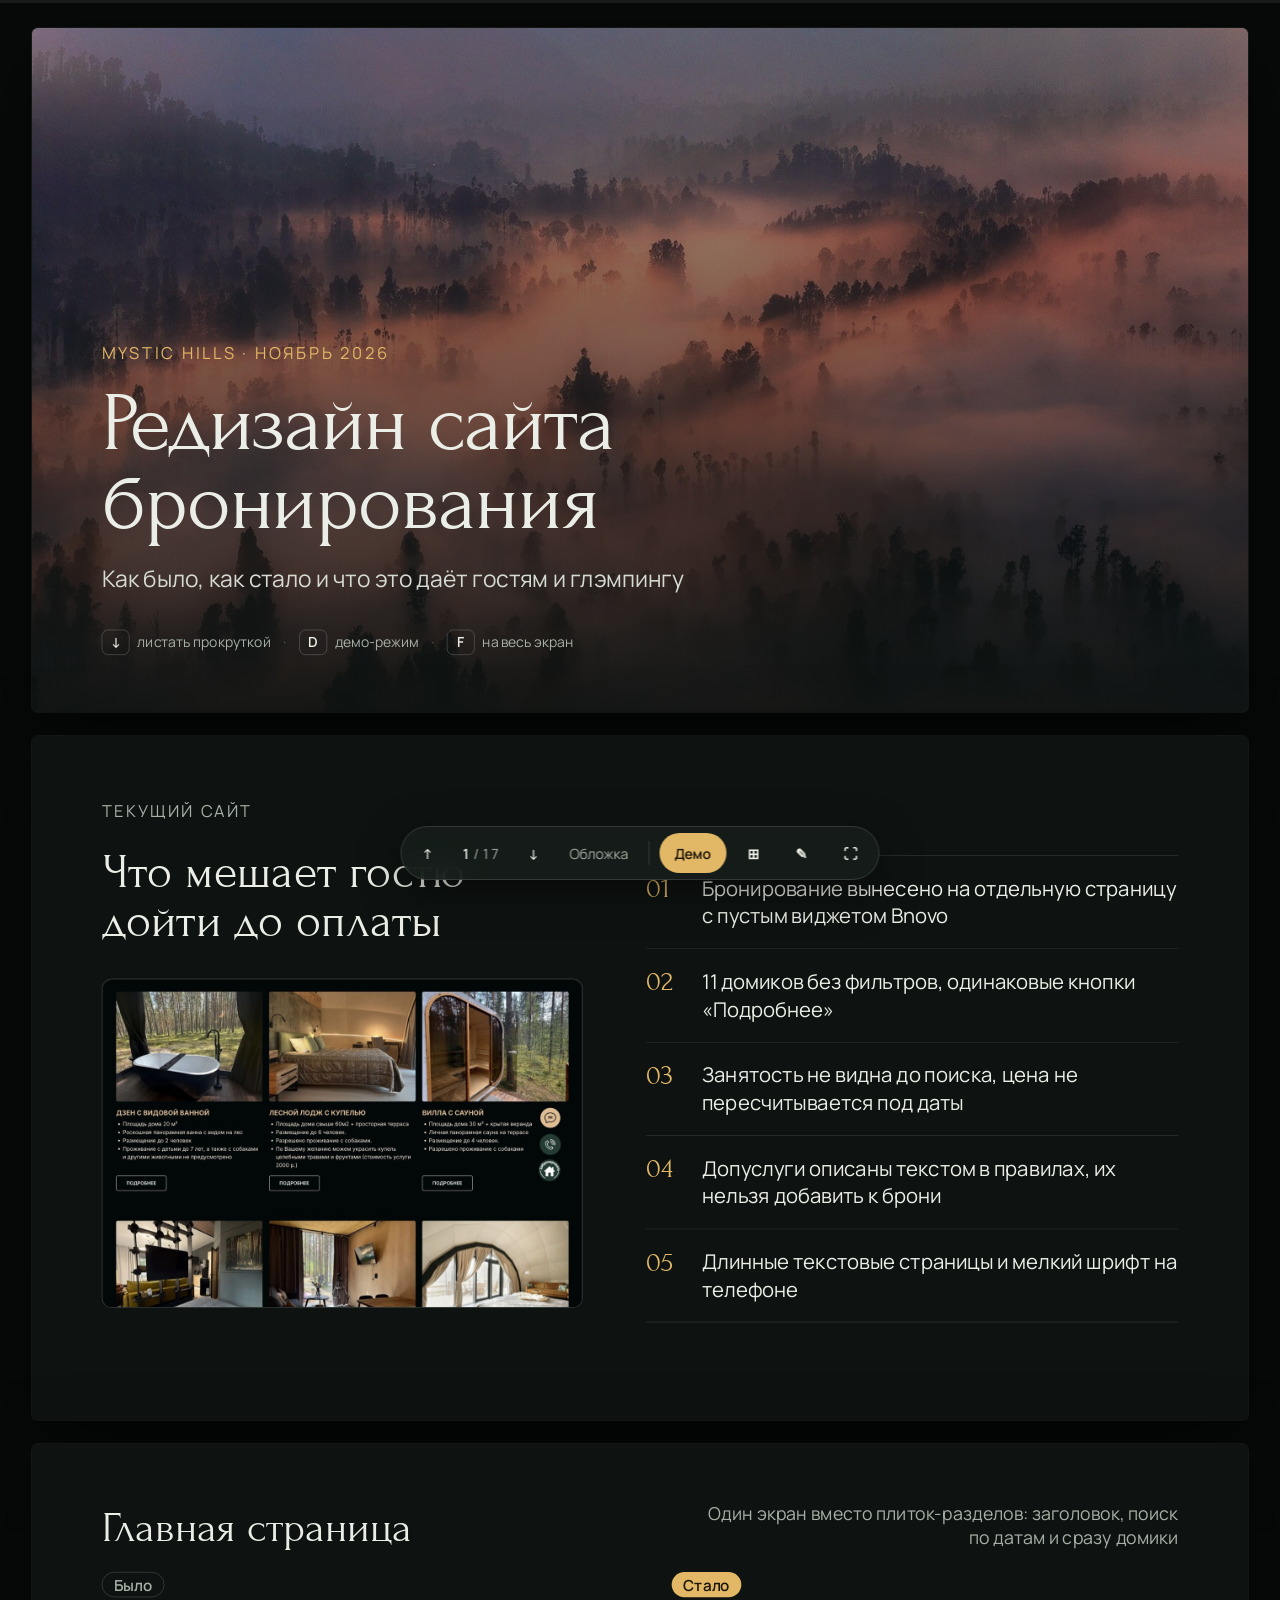
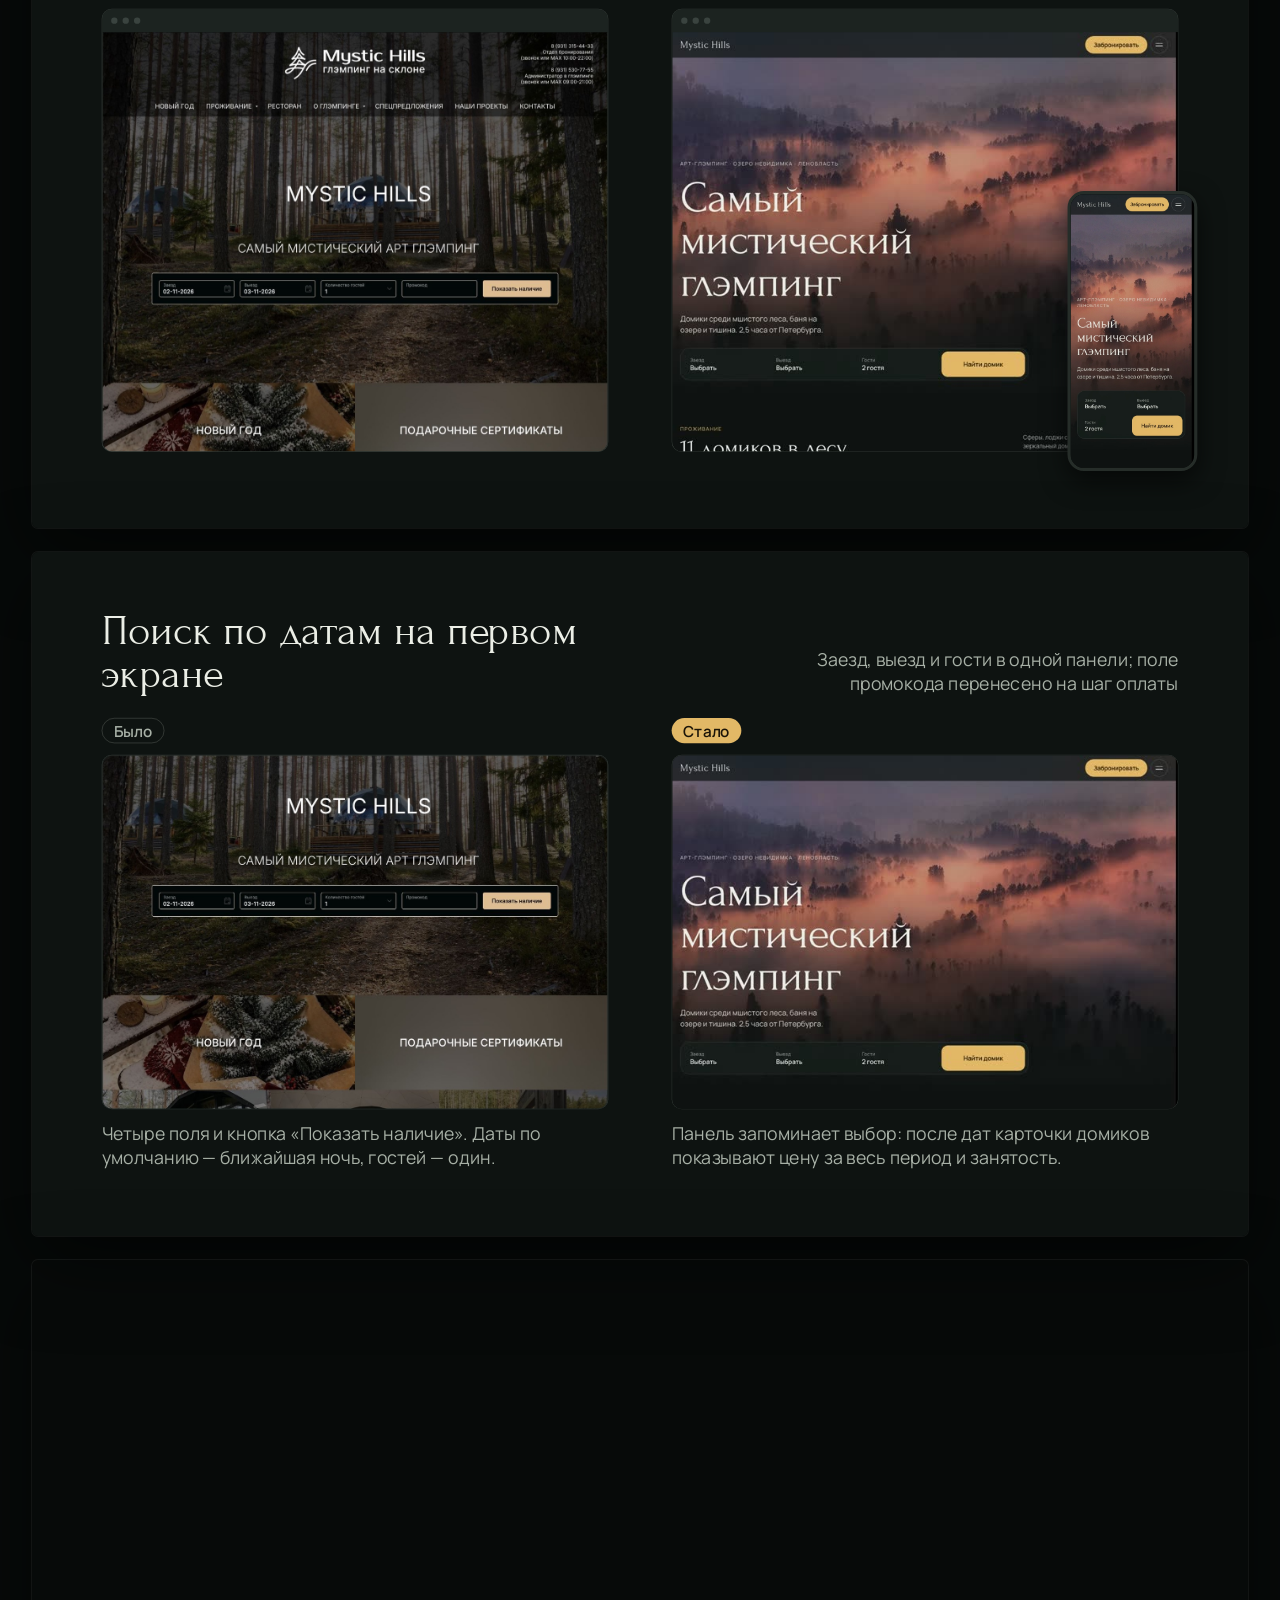
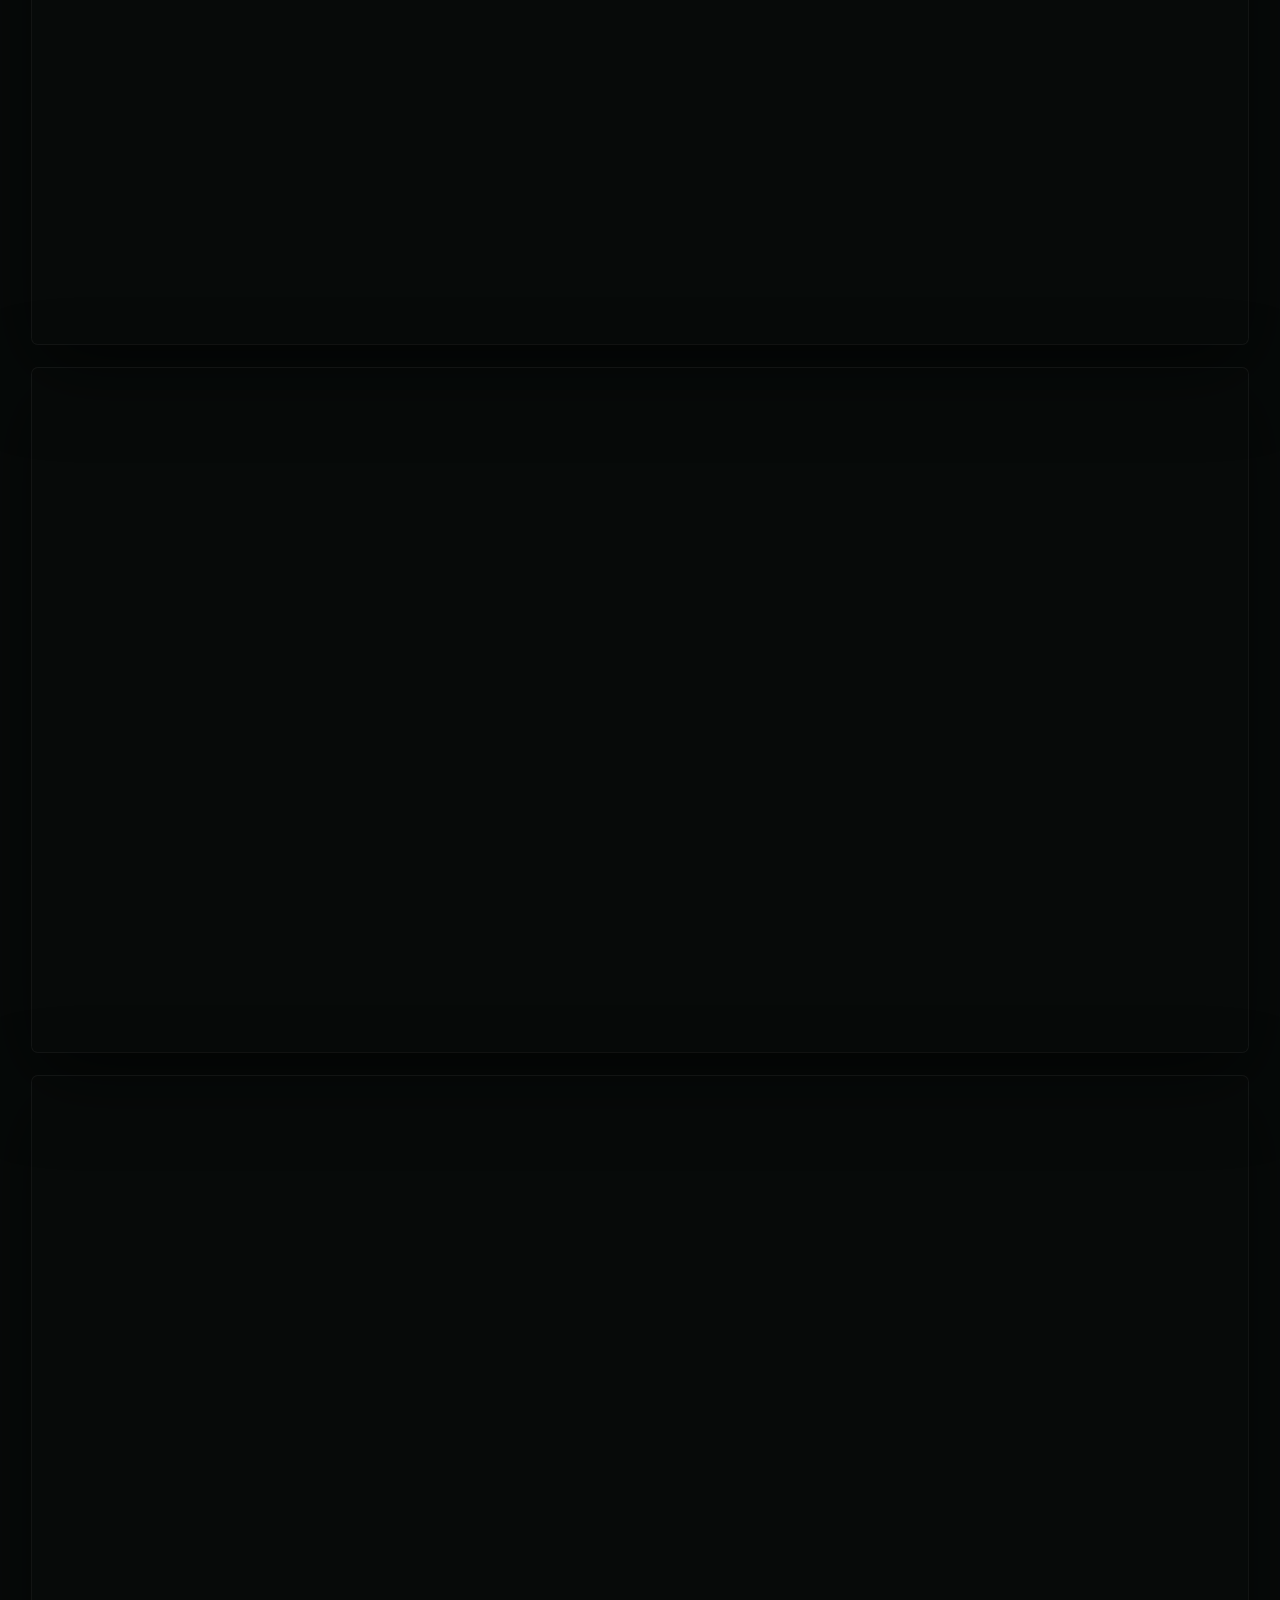
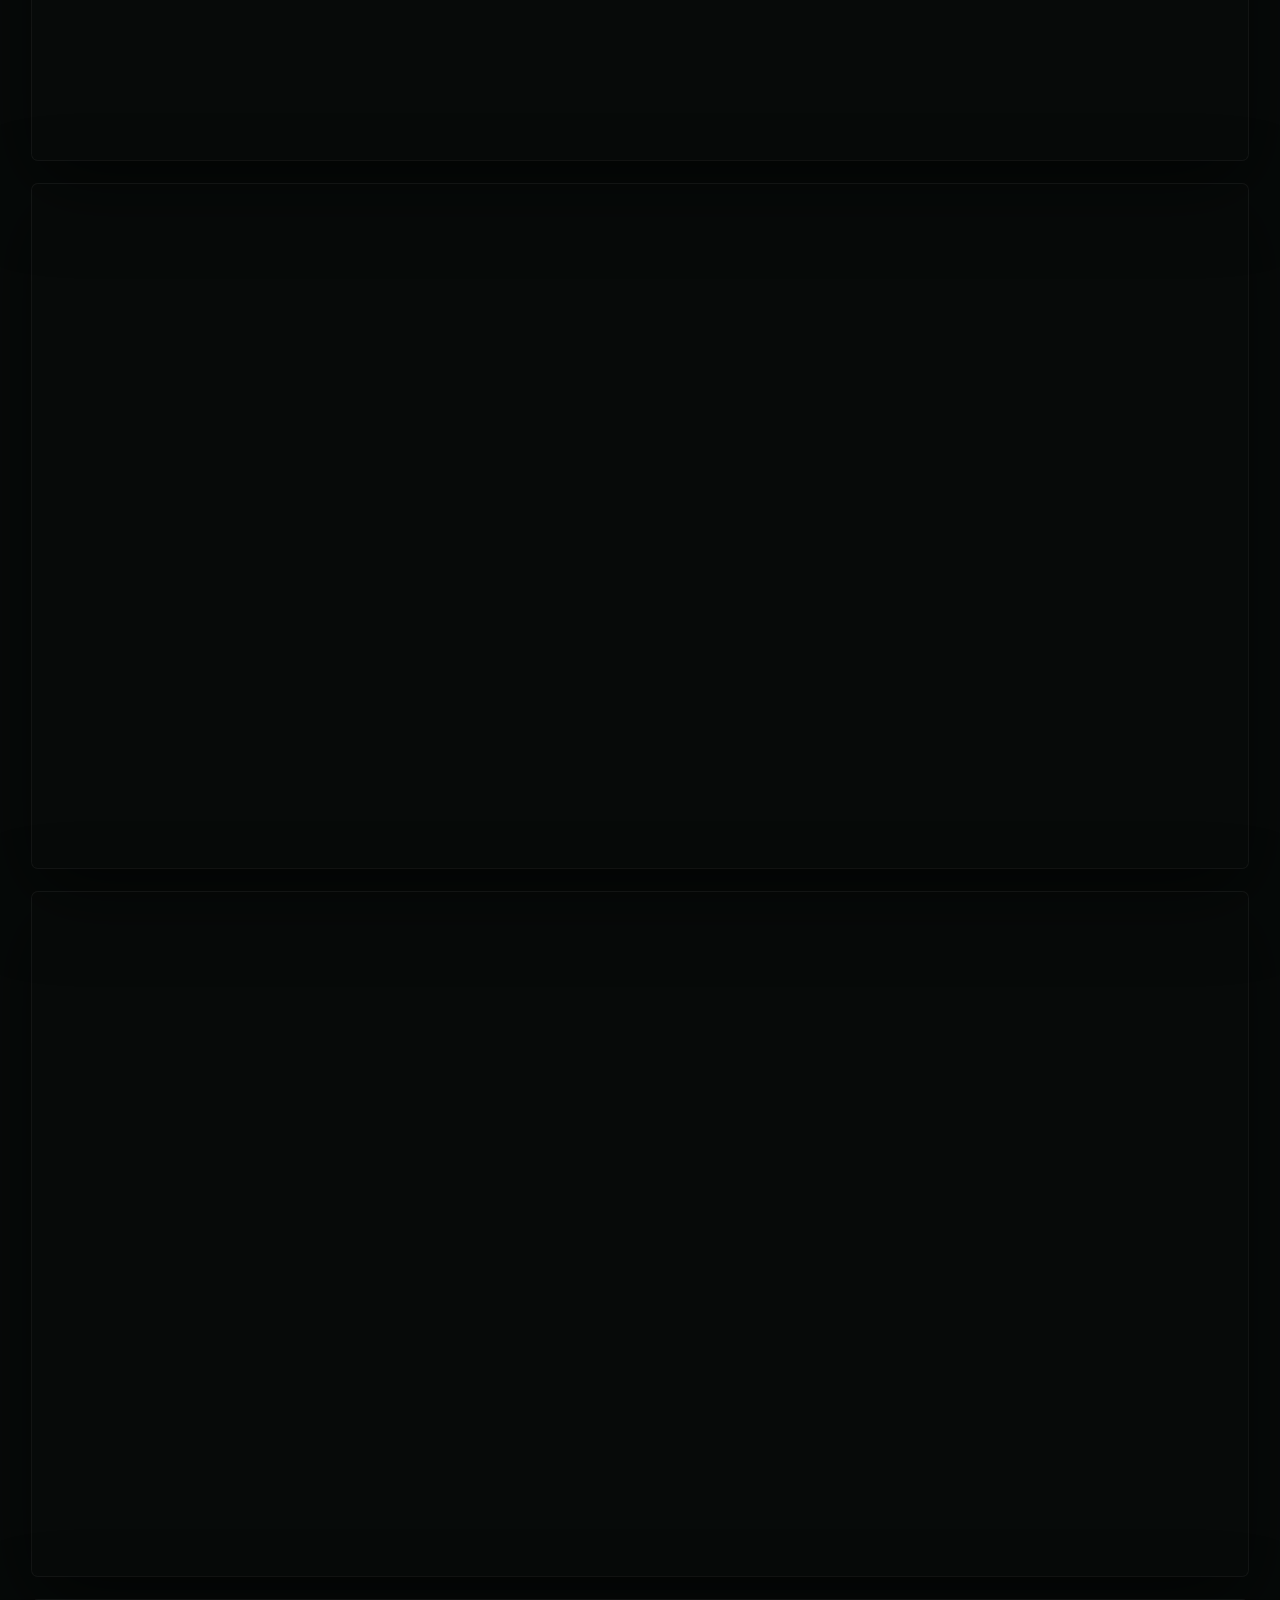
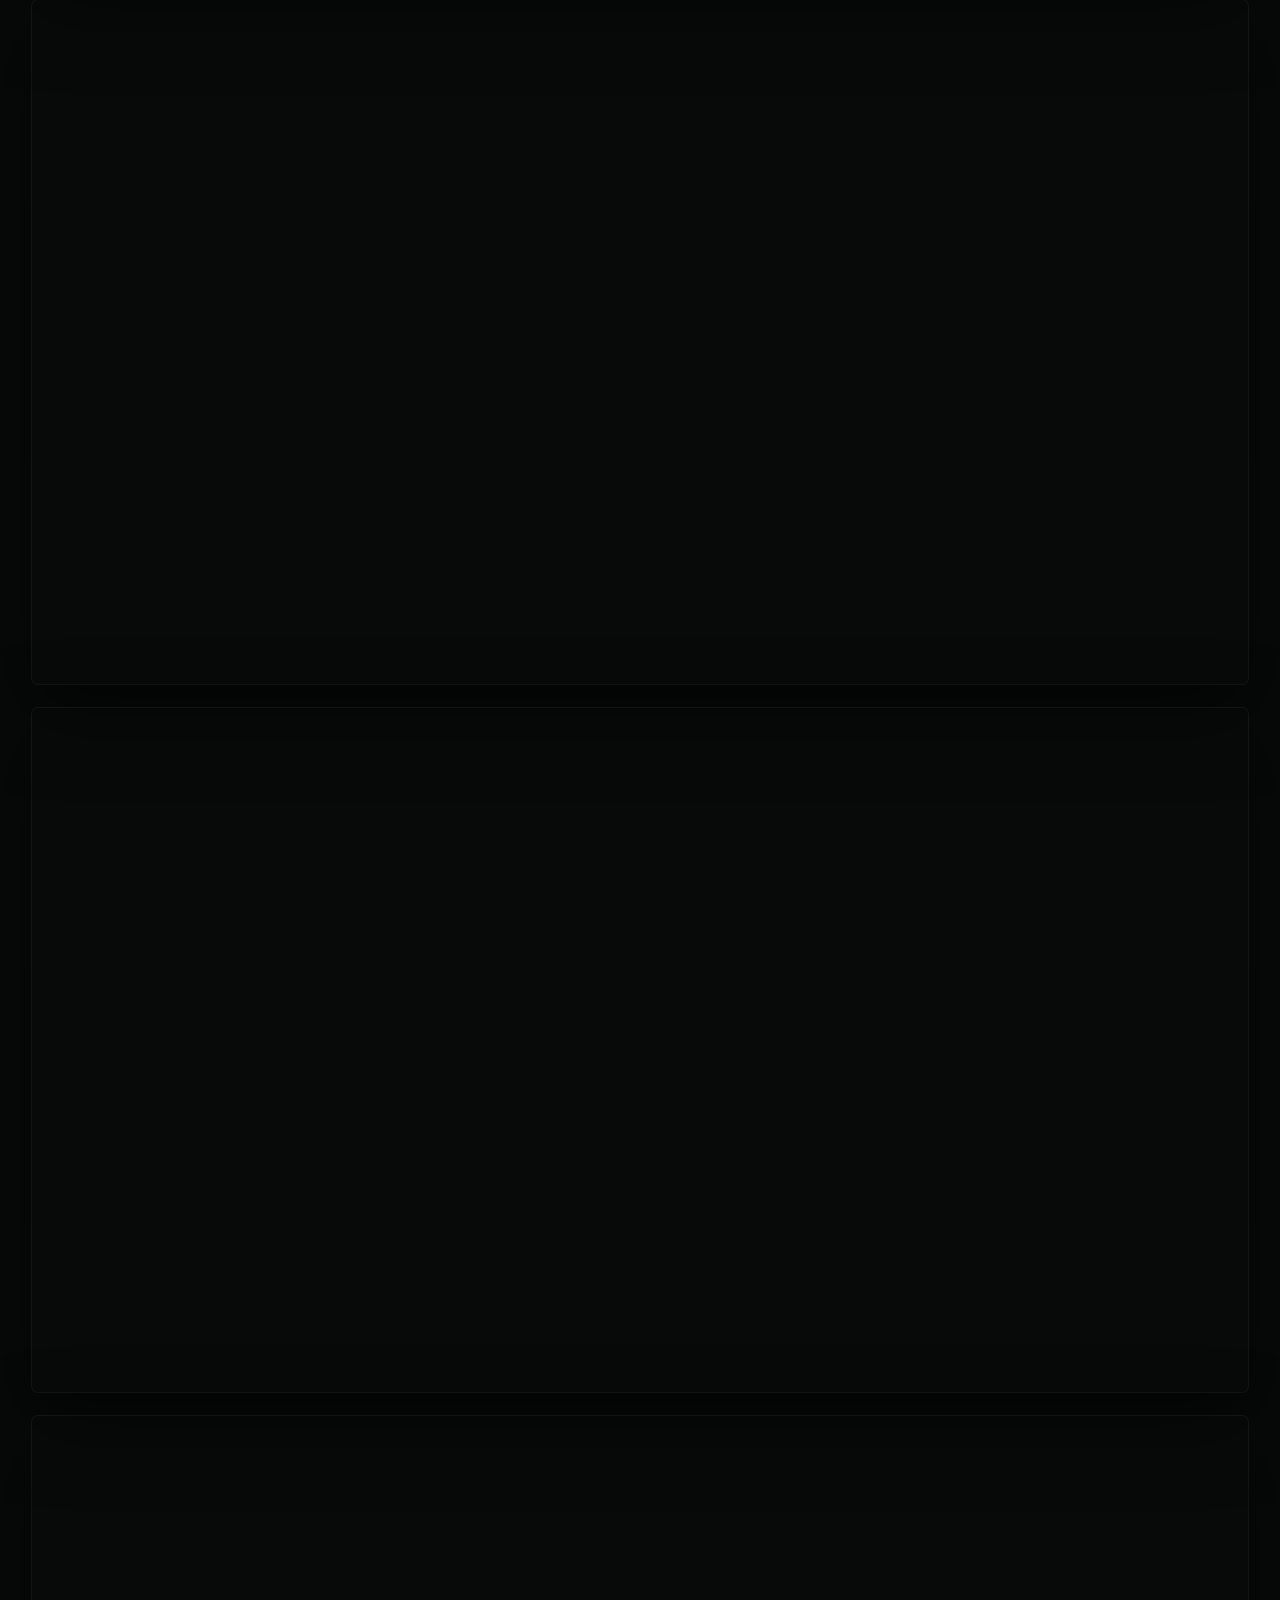
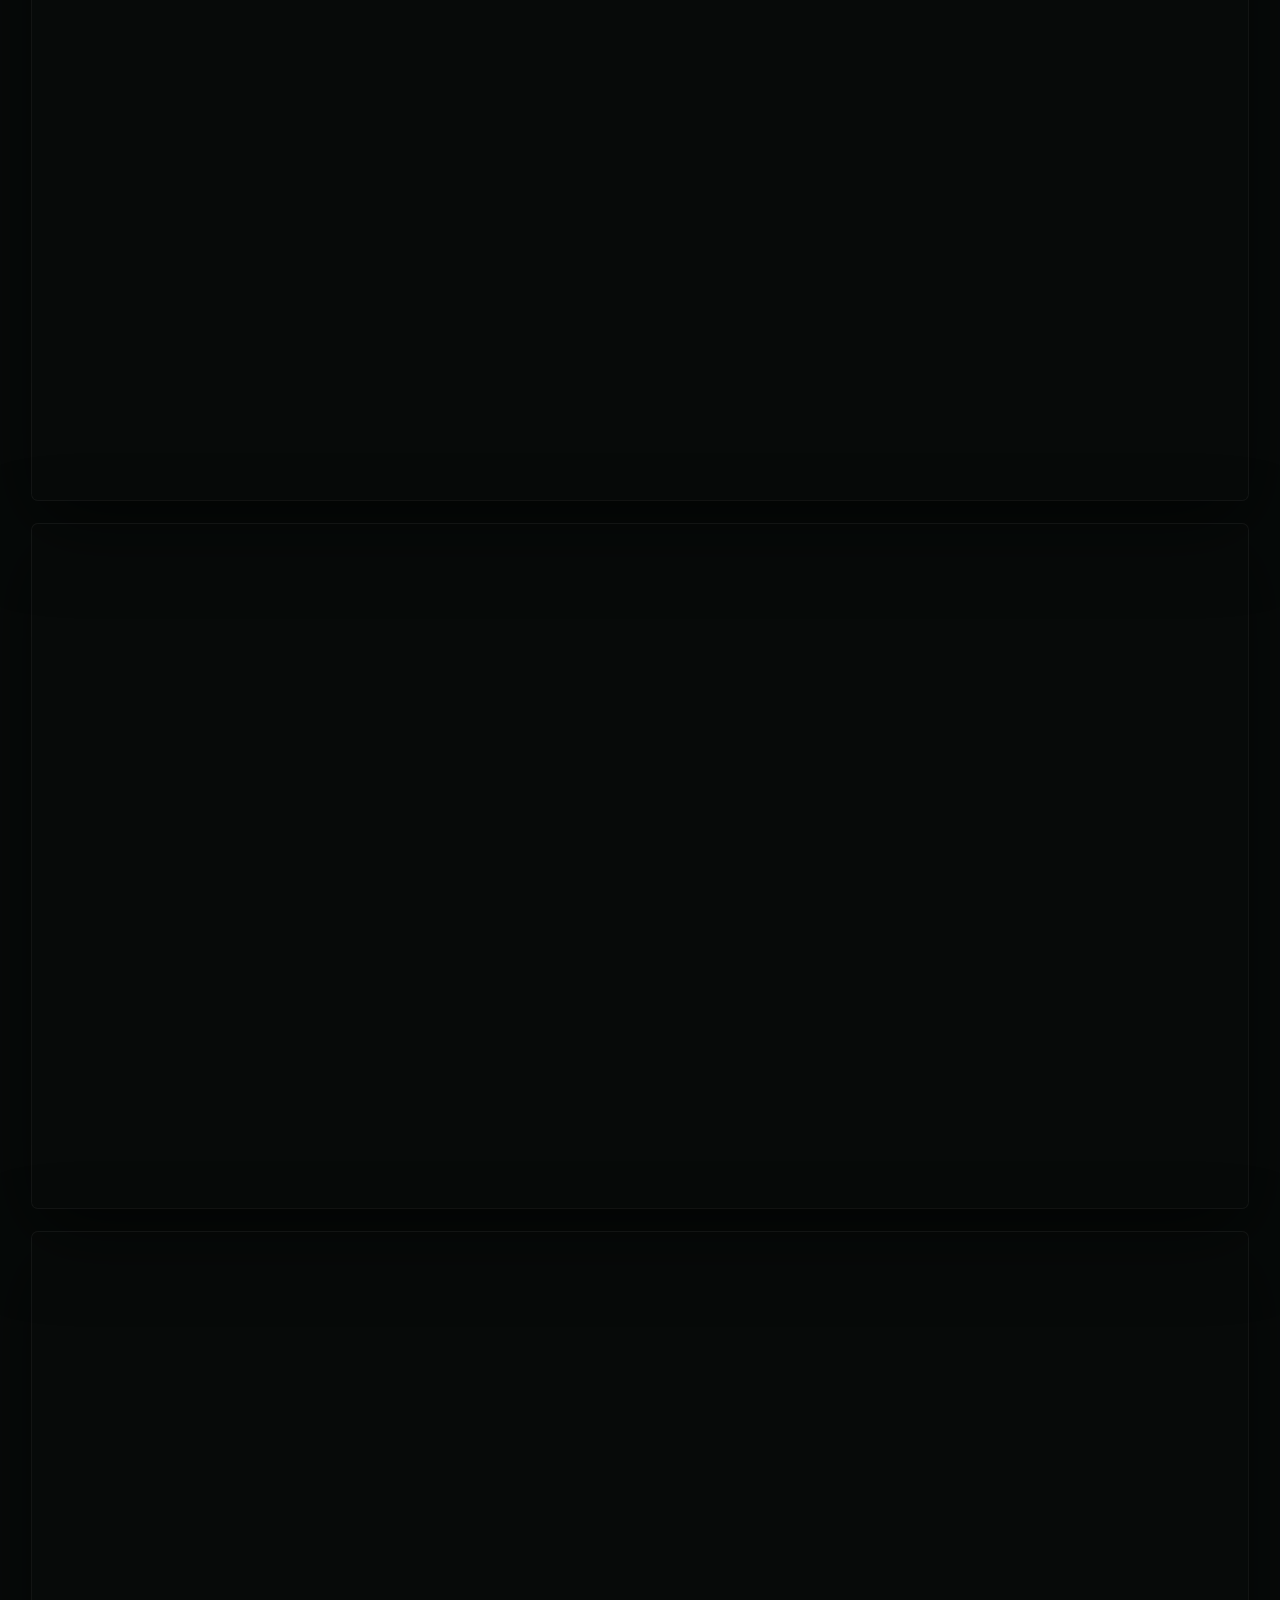
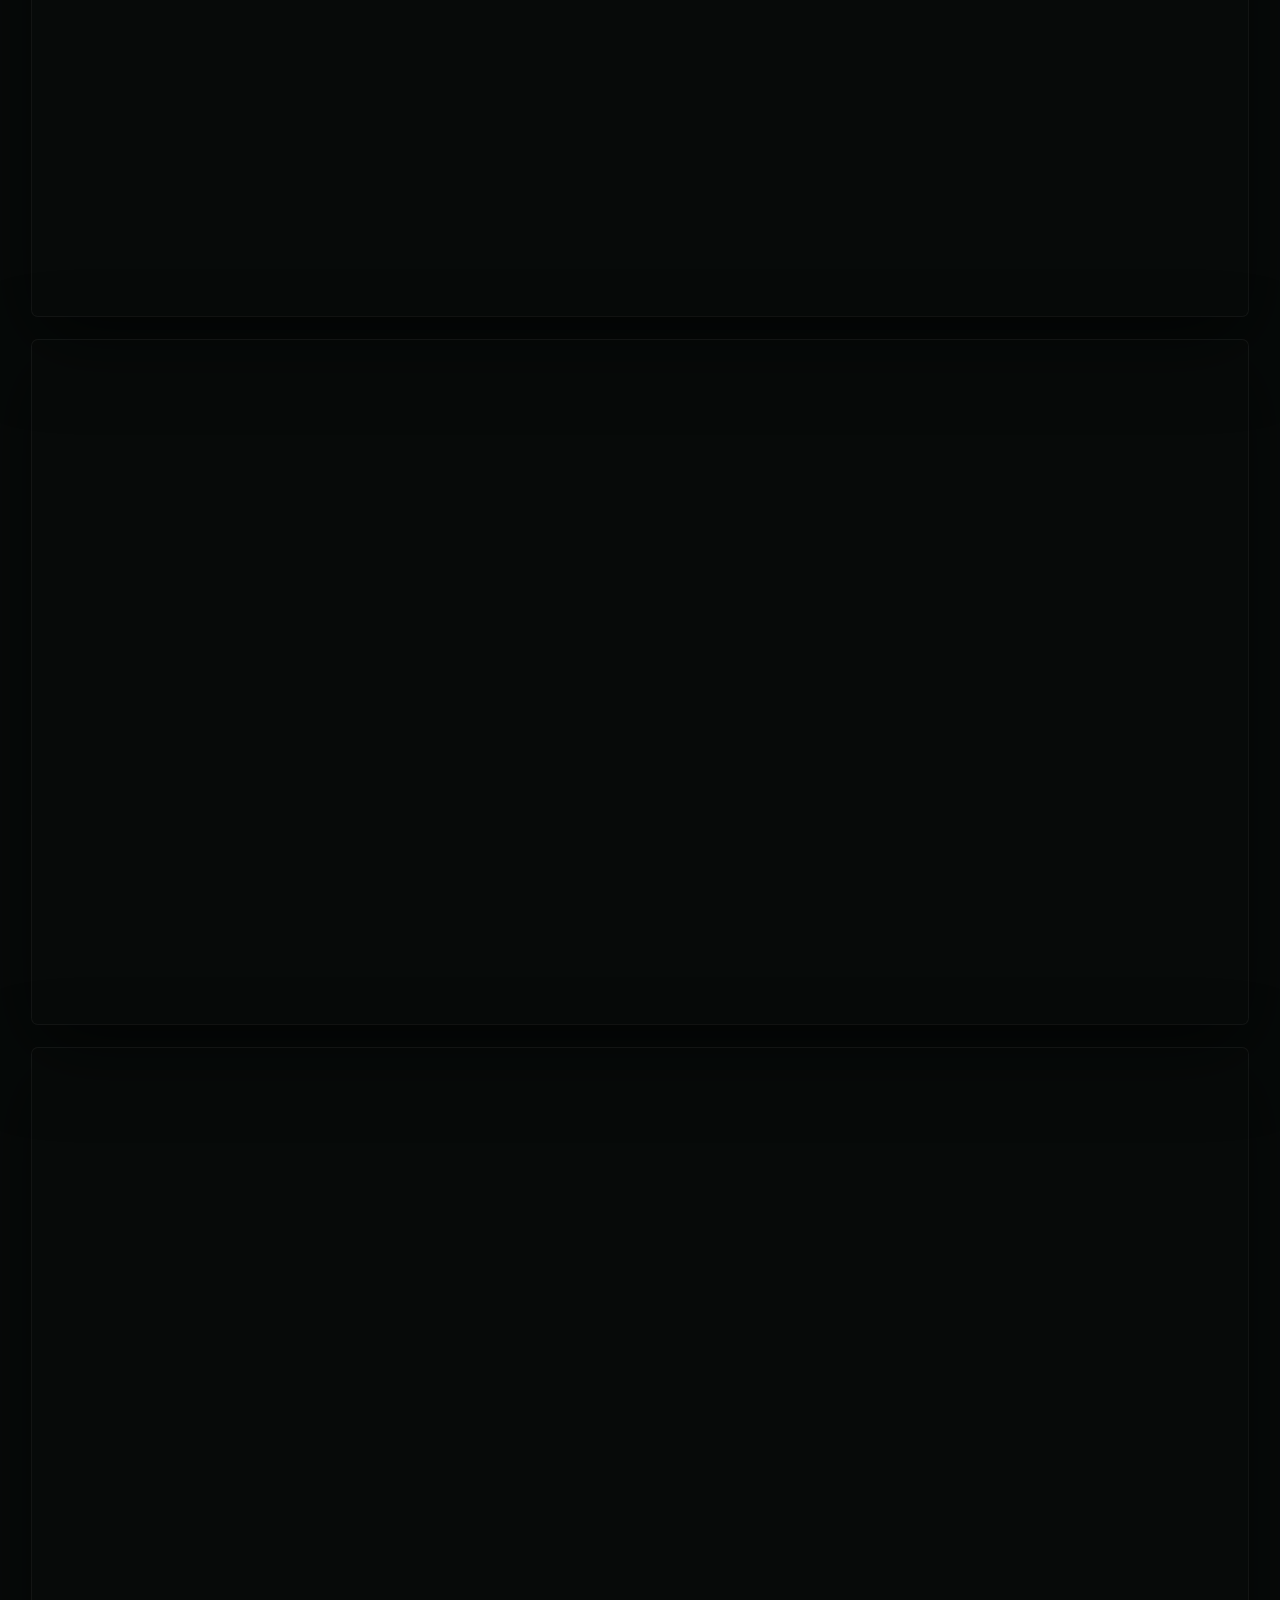
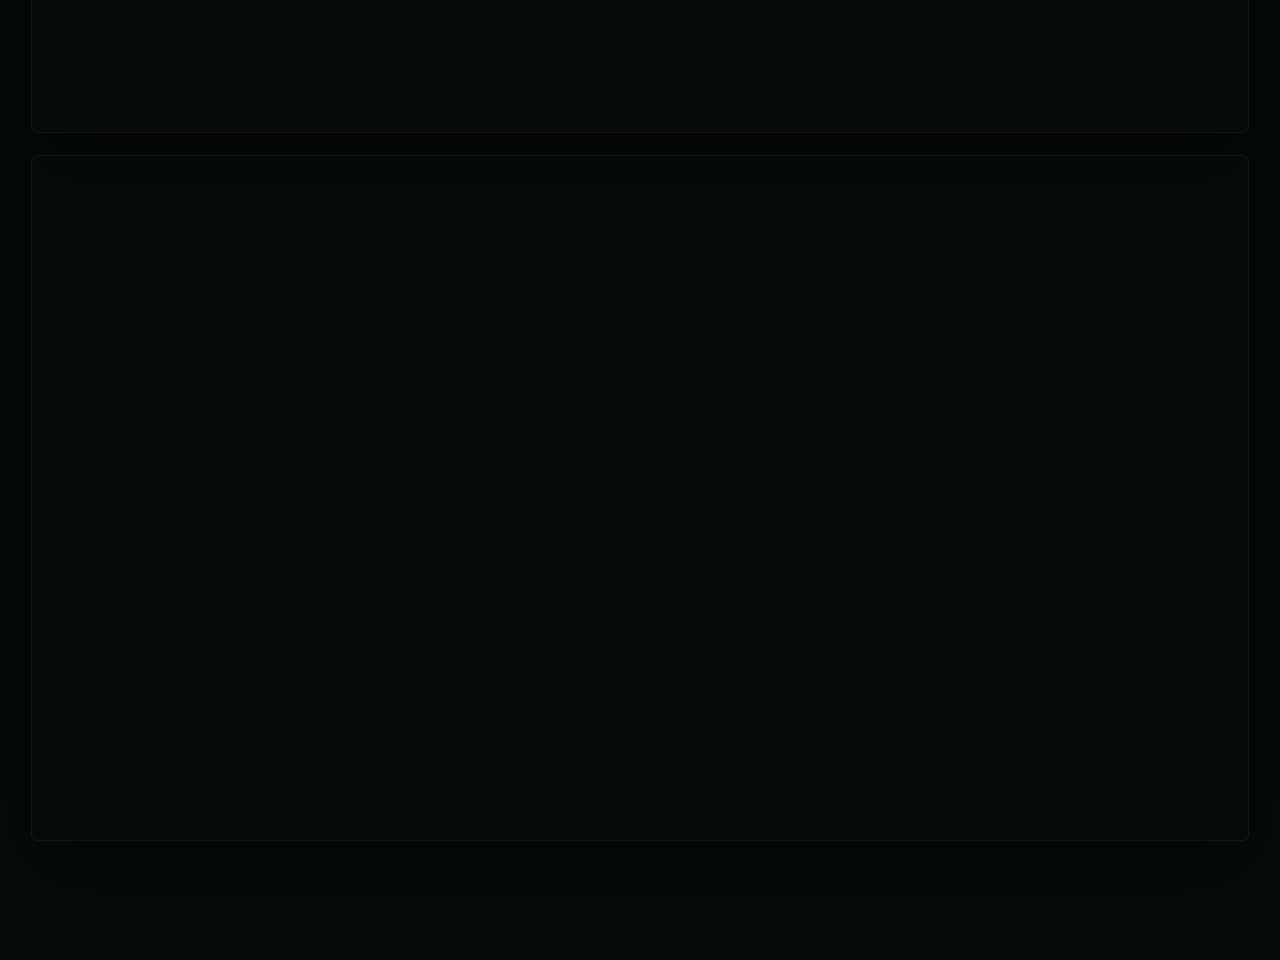
<file: index.html>
<!DOCTYPE html>
<html lang="ru">
<head>
<meta charset="utf-8">
<meta name="viewport" content="width=device-width, initial-scale=1, viewport-fit=cover">
<title>Mystic Hills — редизайн сайта бронирования</title>
<meta name="description" content="Презентация редизайна сайта глэмпинга Mystic Hills: как было, как стало, и живой демо-прототип нового сайта.">
<meta property="og:title" content="Mystic Hills — редизайн сайта бронирования">
<meta property="og:description" content="Как было, как стало и что это даёт гостям и глэмпингу. С демо-режимом.">
<meta property="og:image" content="assets/img/hero.jpg">
<link rel="icon" href="assets/img/favicon.svg" type="image/svg+xml">
<link rel="preconnect" href="https://fonts.googleapis.com">
<link rel="preconnect" href="https://fonts.gstatic.com" crossorigin>
<link rel="stylesheet" href="https://fonts.googleapis.com/css2?family=Forum&family=Manrope:wght@400;500;600;700&display=swap">
<link rel="stylesheet" href="assets/css/deck.css?v=11">
</head>
<body>

<div class="progress"><div class="progress__bar" id="progress"></div></div>

<div class="doc" id="doc">

    <!-- 1 -->
    <section class="slide slide--cover" data-label="Обложка" data-notes="Редизайн сайта бронирования. Сравниваем текущий сайт и новый прототип, затем — преимущества и открытые вопросы.">
      <img src="assets/img/hero-s.jpg" srcset="assets/img/hero-s.jpg 900w, assets/img/hero.jpg 1680w" sizes="100vw" alt="" class="cover__img">
      <div class="cover__shade"></div>
      <div class="cover__in">
        <div class="eyebrow-xl eyebrow-xl--acc">Mystic Hills · ноябрь 2026</div>
        <h1 class="t1">Редизайн сайта бронирования</h1>
        <p class="cover__lead">Как было, как стало и что это даёт гостям и глэмпингу</p>
        <div class="cover__hint">
          <span class="key">↓</span> листать прокруткой <span class="sep">·</span> <span class="key">D</span> демо-режим <span class="sep">·</span> <span class="key">F</span> на весь экран
        </div>
      </div>
    </section>

    <!-- 2 -->
    <section class="slide slide--pad slide--grid2a" data-label="Текущий сайт" data-notes="Пять барьеров на пути гостя к оплате. Каждый из них далее показан на сравнении экранов.">
      <div class="col col--40">
        <div class="eyebrow-xl">Текущий сайт</div>
        <h2 class="t2 t2--lg">Что мешает гостю дойти до оплаты</h2>
        <div class="frame frame--fixed"><img src="assets/img/old/crop-0-s.jpg" srcset="assets/img/old/crop-0-s.jpg 600w, assets/img/old/crop-0.jpg 1200w" sizes="(max-width:1023px) 45vw, 620px" alt="Текущий каталог" class="shot" style="height:100%" loading="lazy" decoding="async"></div>
      </div>
      <ol class="nlist nlist--top">
        <li><span class="num">01</span><span>Бронирование вынесено на отдельную страницу с пустым виджетом Bnovo</span></li>
        <li><span class="num">02</span><span>11 домиков без фильтров, одинаковые кнопки «Подробнее»</span></li>
        <li><span class="num">03</span><span>Занятость не видна до поиска, цена не пересчитывается под даты</span></li>
        <li><span class="num">04</span><span>Допуслуги описаны текстом в правилах, их нельзя добавить к брони</span></li>
        <li><span class="num">05</span><span>Длинные текстовые страницы и мелкий шрифт на телефоне</span></li>
      </ol>
    </section>

    <!-- 3 -->
    <section class="slide slide--pad" data-label="Главная" data-notes="Слева — скриншот текущей главной. Справа — живой прототип: его можно листать прямо в презентации.">
      <div class="head"><h2 class="t2">Главная страница</h2><p class="lead">Один экран вместо плиток-разделов: заголовок, поиск по датам и сразу домики</p></div>
      <div class="two">
        <div class="col">
          <span class="pill pill--was">Было</span>
          <div class="frame"><div class="frame__bar"><i></i><i></i><i></i></div><img src="assets/img/old/crop-1-s.jpg" srcset="assets/img/old/crop-1-s.jpg 600w, assets/img/old/crop-1.jpg 1200w" sizes="(max-width:1023px) 45vw, 620px" alt="Текущая главная" class="shot" loading="lazy" decoding="async"></div>
        </div>
        <div class="col">
          <span class="pill pill--now">Стало</span>
          <div class="rel">
            <div class="frame"><div class="frame__bar"><i></i><i></i><i></i></div><img class="shot-live web" src="assets/img/screens/home-w-s.jpg" srcset="assets/img/screens/home-w-xs.jpg 640w, assets/img/screens/home-w-s.jpg 1280w, assets/img/screens/home-w.jpg 1920w" sizes="(max-width:1023px) 45vw, 620px" alt="Новая главная" data-frame="demo.html" loading="lazy" decoding="async"></div>
            <div class="phone phone--float"><img class="shot-live" src="assets/img/screens/home-p-s.jpg" srcset="assets/img/screens/home-p-s.jpg 390w, assets/img/screens/home-p.jpg 585w" sizes="(max-width:1023px) 20vw, 330px" alt="Новая главная, телефон" data-frame="demo.html" loading="lazy" decoding="async"></div>
          </div>
        </div>
      </div>
    </section>

    <!-- 4 -->
    <section class="slide slide--pad" data-label="Поиск по датам" data-notes="Форма поиска занимает тот же первый экран, но ведёт в календарь с занятостью, а не в отдельный виджет.">
      <div class="head"><h2 class="t2">Поиск по датам на первом экране</h2><p class="lead lead--700">Заезд, выезд и гости в одной панели; поле промокода перенесено на шаг оплаты</p></div>
      <div class="two">
        <div class="col">
          <span class="pill pill--was">Было</span>
          <div class="frame frame--560"><img src="assets/img/old/crop-2-s.jpg" srcset="assets/img/old/crop-2-s.jpg 600w, assets/img/old/crop-2.jpg 1200w" sizes="(max-width:1023px) 45vw, 620px" alt="Текущий поиск" class="shot" style="height:100%" loading="lazy" decoding="async"></div>
          <p class="note">Четыре поля и кнопка «Показать наличие». Даты по умолчанию — ближайшая ночь, гостей — один.</p>
        </div>
        <div class="col">
          <span class="pill pill--now">Стало</span>
          <div class="frame frame--560"><img class="shot-live web web--900" src="assets/img/screens/home-w900-s.jpg" srcset="assets/img/screens/home-w900-xs.jpg 640w, assets/img/screens/home-w900-s.jpg 1280w, assets/img/screens/home-w900.jpg 1920w" sizes="(max-width:1023px) 45vw, 620px" alt="Новый поиск" data-frame="demo.html" loading="lazy" decoding="async"></div>
          <p class="note">Панель запоминает выбор: после дат карточки домиков показывают цену за весь период и занятость.</p>
        </div>
      </div>
    </section>

    <!-- 5 -->
    <section class="slide slide--pad" data-label="Каталог домиков" data-notes="Каталог на главной, а не на отдельной странице. Быстрые фильтры — чипы над сеткой.">
      <div class="head"><h2 class="t2">Каталог домиков</h2><p class="lead">Крупное фото, тип, вместимость и цена за выбранные даты в каждой карточке</p></div>
      <div class="two">
        <div class="col">
          <span class="pill pill--was">Было</span>
          <div class="frame"><div class="frame__bar"><i></i><i></i><i></i></div><img src="assets/img/old/crop-3-s.jpg" srcset="assets/img/old/crop-3-s.jpg 600w, assets/img/old/crop-3.jpg 1200w" sizes="(max-width:1023px) 45vw, 620px" alt="Текущий каталог" class="shot" loading="lazy" decoding="async"></div>
        </div>
        <div class="col">
          <span class="pill pill--now">Стало</span>
          <div class="rel">
            <div class="frame"><div class="frame__bar"><i></i><i></i><i></i></div><img class="shot-live web" src="assets/img/screens/scroll-houses-w-s.jpg" srcset="assets/img/screens/scroll-houses-w-xs.jpg 640w, assets/img/screens/scroll-houses-w-s.jpg 1280w, assets/img/screens/scroll-houses-w.jpg 1920w" sizes="(max-width:1023px) 45vw, 620px" alt="Новый каталог" data-frame="demo.html?scroll=houses" loading="lazy" decoding="async"></div>
            <div class="phone phone--float"><img class="shot-live" src="assets/img/screens/scroll-houses-p-s.jpg" srcset="assets/img/screens/scroll-houses-p-s.jpg 390w, assets/img/screens/scroll-houses-p.jpg 585w" sizes="(max-width:1023px) 20vw, 330px" alt="Новый каталог, телефон" data-frame="demo.html?scroll=houses" loading="lazy" decoding="async"></div>
          </div>
        </div>
      </div>
    </section>

    <!-- 6 -->
    <section class="slide slide--pad slide--text2phones" data-label="Фильтры" data-notes="На старом сайте фильтров нет. Новая панель — шесть групп, результат пересчитывается сразу.">
      <div class="col col--36">
        <span class="pill pill--now">Новое</span>
        <h2 class="t2">Фильтры каталога</h2>
        <p class="text">На текущем сайте выбор домика — чтение одиннадцати описаний подряд. Теперь гость отсекает лишнее за пару касаний.</p>
        <ul class="ulist">
          <li>Количество гостей</li>
          <li>Можно с собакой или другим питомцем</li>
          <li>Купель, сауна, видовая ванна</li>
          <li>Тип дома: сфера, лодж, вилла, дзен…</li>
          <li>Цена за ночь</li>
          <li>Для двоих / романтика</li>
        </ul>
      </div>
      <div class="phone-wrap phone-wrap--pt"><div class="phone"><img class="shot-live" src="assets/img/screens/scroll-houses-p-s.jpg" srcset="assets/img/screens/scroll-houses-p-s.jpg 390w, assets/img/screens/scroll-houses-p.jpg 585w" sizes="(max-width:1023px) 20vw, 330px" alt="Быстрые фильтры" data-frame="demo.html?scroll=houses" loading="lazy" decoding="async"></div></div>
      <div class="phone-wrap phone-wrap--pt"><div class="phone"><img class="shot-live" src="assets/img/screens/view-filters-p-s.jpg" srcset="assets/img/screens/view-filters-p-s.jpg 390w, assets/img/screens/view-filters-p.jpg 585w" sizes="(max-width:1023px) 20vw, 330px" alt="Панель фильтров" data-frame="demo.html?view=filters" loading="lazy" decoding="async"></div></div>
    </section>

    <!-- 7 -->
    <section class="slide slide--pad" data-label="Карточка домика" data-notes="Старая карточка — длинная страница с плитками оснащения и правилами. Новая — галерея, факты, оснащение и кнопка бронирования внизу экрана.">
      <div class="head"><h2 class="t2">Карточка домика</h2><p class="lead">Галерея, оснащение и цена за даты; кнопка «Забронировать» всегда на экране</p></div>
      <div class="grid-1-2p">
        <div class="col">
          <span class="pill pill--was">Было</span>
          <div class="frame"><img src="assets/img/old/crop-4-s.jpg" srcset="assets/img/old/crop-4-s.jpg 600w, assets/img/old/crop-4.jpg 1200w" sizes="(max-width:1023px) 45vw, 620px" alt="Текущая страница Сферы" class="shot" style="height:100%" loading="lazy" decoding="async"></div>
        </div>
        <div class="col">
          <span class="pill pill--now">Стало</span>
          <div class="phone-wrap"><div class="phone"><img class="shot-live" src="assets/img/screens/view-house-house-sfera-p-s.jpg" srcset="assets/img/screens/view-house-house-sfera-p-s.jpg 390w, assets/img/screens/view-house-house-sfera-p.jpg 585w" sizes="(max-width:1023px) 20vw, 330px" alt="Сфера" data-frame="demo.html?view=house&amp;house=sfera" loading="lazy" decoding="async"></div></div>
        </div>
        <div class="col">
          <span class="pill pill--ghost"></span>
          <div class="phone-wrap"><div class="phone"><img class="shot-live" src="assets/img/screens/view-house-house-lodzh-dates-1-p-s.jpg" srcset="assets/img/screens/view-house-house-lodzh-dates-1-p-s.jpg 390w, assets/img/screens/view-house-house-lodzh-dates-1-p.jpg 585w" sizes="(max-width:1023px) 20vw, 330px" alt="Лодж с датами" data-frame="demo.html?view=house&amp;house=lodzh&amp;dates=1" loading="lazy" decoding="async"></div></div>
        </div>
      </div>
    </section>

    <!-- 8 -->
    <section class="slide slide--pad slide--text2phones" data-label="Календарь" data-notes="Занятые дни зачёркнуты до выбора. После дат — список свободных домиков с ценой за весь период. Занятость пока условная, нужна синхронизация с Bnovo.">
      <div class="col col--36">
        <span class="pill pill--now">Новое</span>
        <h2 class="t2">Календарь и занятость</h2>
        <p class="text">Гость видит занятые дни ещё до выбора домика. Минимальный срок и цена за период считаются автоматически.</p>
        <ul class="ulist">
          <li>Два месяца на экране, занятые даты зачёркнуты</li>
          <li>Выбор диапазона двумя касаниями</li>
          <li>Домики, занятые на эти даты, уходят вниз списка</li>
          <li>Данные о занятости — из Bnovo после интеграции</li>
        </ul>
      </div>
      <div class="phone-wrap phone-wrap--pt"><div class="phone"><img class="shot-live" src="assets/img/screens/view-booking-step-0-house-sfera-kupel-p-s.jpg" srcset="assets/img/screens/view-booking-step-0-house-sfera-kupel-p-s.jpg 390w, assets/img/screens/view-booking-step-0-house-sfera-kupel-p.jpg 585w" sizes="(max-width:1023px) 20vw, 330px" alt="Шаг 1 — даты" data-frame="demo.html?view=booking&amp;step=0&amp;house=sfera-kupel" loading="lazy" decoding="async"></div></div>
      <div class="phone-wrap phone-wrap--pt"><div class="phone"><img class="shot-live" src="assets/img/screens/view-booking-step-1-dates-1-p-s.jpg" srcset="assets/img/screens/view-booking-step-1-dates-1-p-s.jpg 390w, assets/img/screens/view-booking-step-1-dates-1-p.jpg 585w" sizes="(max-width:1023px) 20vw, 330px" alt="Шаг 2 — домик" data-frame="demo.html?view=booking&amp;step=1&amp;dates=1" loading="lazy" decoding="async"></div></div>
    </section>

    <!-- 9 -->
    <section class="slide slide--pad slide--grid1-640" data-label="Бронирование: было" data-notes="Сейчас страница бронирования — заголовок, текст о тарифе и пустой виджет. Выбор домика, гостей и оплата происходят уже на стороне Bnovo.">
      <div class="col">
        <span class="pill pill--was">Было</span>
        <div class="frame frame--800"><div class="frame__bar"><i></i><i></i><i></i></div><img src="assets/img/old/crop-5-s.jpg" srcset="assets/img/old/crop-5-s.jpg 600w, assets/img/old/crop-5.jpg 1200w" sizes="(max-width:1023px) 45vw, 620px" alt="Текущая страница бронирования" class="shot shot--764" loading="lazy" decoding="async"></div>
      </div>
      <div class="col col--36" style="padding-top:58px">
        <h2 class="t2">Бронирование: как сейчас</h2>
        <ul class="ulist ulist--20">
          <li>Отдельная страница, на которую гость попадает с любого раздела</li>
          <li>До нажатия «Найти» экран пустой: ни домиков, ни цен</li>
          <li>Дальнейшие шаги — во внешнем виджете, без фото и описаний</li>
          <li>Баня, самовар, украшение домика бронируются по телефону</li>
        </ul>
      </div>
    </section>

    <!-- 10 -->
    <section class="slide slide--pad" data-label="Бронирование: пять шагов" data-notes="Даты → домик → гости → дополнения → оплата. Прогресс сверху, итог снизу. Все шаги внутри сайта.">
      <div class="head">
        <div class="col"><span class="pill pill--now">Стало</span><h2 class="t2">Бронирование: пять шагов внутри сайта</h2></div>
        <p class="lead lead--620">Даты · Домик · Гости · Дополнения · Оплата. Итоговая сумма пересчитывается на каждом шаге</p>
      </div>
      <div class="phones4">
        <div class="col col--16"><div class="cap">Шаг 3 · Гости</div><div class="phone-wrap"><div class="phone"><img class="shot-live" src="assets/img/screens/view-booking-step-2-house-sfera-kupel-dates-1-p-s.jpg" srcset="assets/img/screens/view-booking-step-2-house-sfera-kupel-dates-1-p-s.jpg 390w, assets/img/screens/view-booking-step-2-house-sfera-kupel-dates-1-p.jpg 585w" sizes="(max-width:1023px) 20vw, 330px" alt="Шаг 3 — гости" data-frame="demo.html?view=booking&amp;step=2&amp;house=sfera-kupel&amp;dates=1" loading="lazy" decoding="async"></div></div></div>
        <div class="col col--16"><div class="cap">Шаг 4 · Дополнения</div><div class="phone-wrap"><div class="phone"><img class="shot-live" src="assets/img/screens/view-booking-step-3-house-sfera-kupel-dates-1-extras-1-p-s.jpg" srcset="assets/img/screens/view-booking-step-3-house-sfera-kupel-dates-1-extras-1-p-s.jpg 390w, assets/img/screens/view-booking-step-3-house-sfera-kupel-dates-1-extras-1-p.jpg 585w" sizes="(max-width:1023px) 20vw, 330px" alt="Шаг 4 — дополнения" data-frame="demo.html?view=booking&amp;step=3&amp;house=sfera-kupel&amp;dates=1&amp;extras=1" loading="lazy" decoding="async"></div></div></div>
        <div class="col col--16"><div class="cap">Шаг 5 · Оплата</div><div class="phone-wrap"><div class="phone"><img class="shot-live" src="assets/img/screens/view-booking-step-4-house-sfera-kupel-dates-1-extras-1-name-1-p-s.jpg" srcset="assets/img/screens/view-booking-step-4-house-sfera-kupel-dates-1-extras-1-name-1-p-s.jpg 390w, assets/img/screens/view-booking-step-4-house-sfera-kupel-dates-1-extras-1-name-1-p.jpg 585w" sizes="(max-width:1023px) 20vw, 330px" alt="Шаг 5 — оплата" data-frame="demo.html?view=booking&amp;step=4&amp;house=sfera-kupel&amp;dates=1&amp;extras=1&amp;name=1" loading="lazy" decoding="async"></div></div></div>
        <div class="col col--16"><div class="cap">Подтверждение</div><div class="phone-wrap"><div class="phone"><img class="shot-live" src="assets/img/screens/view-booking-step-5-house-sfera-kupel-dates-1-extras-1-name-1-no-1-p-s.jpg" srcset="assets/img/screens/view-booking-step-5-house-sfera-kupel-dates-1-extras-1-name-1-no-1-p-s.jpg 390w, assets/img/screens/view-booking-step-5-house-sfera-kupel-dates-1-extras-1-name-1-no-1-p.jpg 585w" sizes="(max-width:1023px) 20vw, 330px" alt="Подтверждение" data-frame="demo.html?view=booking&amp;step=5&amp;house=sfera-kupel&amp;dates=1&amp;extras=1&amp;name=1&amp;no=1" loading="lazy" decoding="async"></div></div></div>
      </div>
    </section>

    <!-- 11 -->
    <section class="slide slide--pad slide--grid1-328" data-label="Допуслуги" data-notes="Дополнения встроены в бронь: баня, самовар, украшение, травы в купель, пикник, проектор, поздний заезд. Это прямой рост среднего чека без звонков администратору.">
      <div class="col col--36">
        <span class="pill pill--now">Новое</span>
        <h2 class="t2">Дополнения к отдыху в процессе брони</h2>
        <p class="text">Сейчас эти услуги упомянуты в правилах пребывания и заказываются по телефону. В новом флоу они добавляются одним касанием и попадают в итог.</p>
        <div class="prices">
          <div class="prices__r"><span>Баня на озере, 2 часа</span><span class="muted">7 000 ₽</span></div>
          <div class="prices__r"><span>Набор для пикника</span><span class="muted">3 000 ₽</span></div>
          <div class="prices__r"><span>Самовар на дровах</span><span class="muted">2 000 ₽</span></div>
          <div class="prices__r"><span>Проектор в домик</span><span class="muted">2 000 ₽ / сутки</span></div>
          <div class="prices__r prices__r--last"><span>Романтическое украшение</span><span class="muted">3 000 ₽</span></div>
          <div class="prices__r prices__r--last"><span>Поздний заезд</span><span class="muted">1 500 ₽</span></div>
        </div>
        <p class="note">Цены — с текущего сайта, уточняются перед запуском.</p>
      </div>
      <div class="phone-wrap phone-wrap--pt"><div class="phone"><img class="shot-live" src="assets/img/screens/view-booking-step-3-house-lodzh-dates-1-extras-1-p-s.jpg" srcset="assets/img/screens/view-booking-step-3-house-lodzh-dates-1-extras-1-p-s.jpg 390w, assets/img/screens/view-booking-step-3-house-lodzh-dates-1-extras-1-p.jpg 585w" sizes="(max-width:1023px) 20vw, 330px" alt="Дополнения" data-frame="demo.html?view=booking&amp;step=3&amp;house=lodzh&amp;dates=1&amp;extras=1" loading="lazy" decoding="async"></div></div>
    </section>

    <!-- 12 -->
    <section class="slide slide--pad" data-label="Баня" data-notes="Баня на старом сайте — страница правил без фото и цены. Теперь это раздел главной: фото, время, стоимость и кнопка в бронь.">
      <div class="head"><h2 class="t2">Баня на озере</h2><p class="lead">Фото, часы работы и цена на одном экране; правила — отдельной ссылкой</p></div>
      <div class="two">
        <div class="col"><span class="pill pill--was">Было</span><div class="frame"><div class="frame__bar"><i></i><i></i><i></i></div><img src="assets/img/old/crop-6-s.jpg" srcset="assets/img/old/crop-6-s.jpg 600w, assets/img/old/crop-6.jpg 1200w" sizes="(max-width:1023px) 45vw, 620px" alt="Текущая страница бани" class="shot" loading="lazy" decoding="async"></div></div>
        <div class="col"><span class="pill pill--now">Стало</span><div class="frame"><div class="frame__bar"><i></i><i></i><i></i></div><img class="shot-live web" src="assets/img/screens/scroll-banya-w-s.jpg" srcset="assets/img/screens/scroll-banya-w-xs.jpg 640w, assets/img/screens/scroll-banya-w-s.jpg 1280w, assets/img/screens/scroll-banya-w.jpg 1920w" sizes="(max-width:1023px) 45vw, 620px" alt="Баня" data-frame="demo.html?scroll=banya" loading="lazy" decoding="async"></div></div>
      </div>
    </section>

    <!-- 13 -->
    <section class="slide slide--pad" data-label="Ресторан" data-notes="Ресторан: вместо длинной страницы с галереей — компактный блок с режимом, завтраками, доставкой в домик и ссылкой на меню.">
      <div class="head"><h2 class="t2">Ресторан</h2><p class="lead">Режим работы, завтраки и доставка в домик — цифрами, а не абзацами</p></div>
      <div class="two">
        <div class="col"><span class="pill pill--was">Было</span><div class="frame"><div class="frame__bar"><i></i><i></i><i></i></div><img src="assets/img/old/crop-7-s.jpg" srcset="assets/img/old/crop-7-s.jpg 600w, assets/img/old/crop-7.jpg 1200w" sizes="(max-width:1023px) 45vw, 620px" alt="Текущая страница ресторана" class="shot" loading="lazy" decoding="async"></div></div>
        <div class="col">
          <span class="pill pill--now">Стало</span>
          <div class="rel">
            <div class="frame"><div class="frame__bar"><i></i><i></i><i></i></div><img class="shot-live web" src="assets/img/screens/scroll-cafe-w-s.jpg" srcset="assets/img/screens/scroll-cafe-w-xs.jpg 640w, assets/img/screens/scroll-cafe-w-s.jpg 1280w, assets/img/screens/scroll-cafe-w.jpg 1920w" sizes="(max-width:1023px) 45vw, 620px" alt="Ресторан" data-frame="demo.html?scroll=cafe" loading="lazy" decoding="async"></div>
            <div class="phone phone--float"><img class="shot-live" src="assets/img/screens/scroll-cafe-p-s.jpg" srcset="assets/img/screens/scroll-cafe-p-s.jpg 390w, assets/img/screens/scroll-cafe-p.jpg 585w" sizes="(max-width:1023px) 20vw, 330px" alt="Ресторан, телефон" data-frame="demo.html?scroll=cafe" loading="lazy" decoding="async"></div>
          </div>
        </div>
      </div>
    </section>

    <!-- 14 -->
    <section class="slide slide--pad" data-label="Контакты" data-notes="Блок «Как добраться» на старом сайте повторяется на каждой странице вместе с реквизитами. Теперь — один раздел с маршрутом, телефонами и мессенджерами.">
      <div class="head"><h2 class="t2">Контакты и как добраться</h2><p class="lead">Маршрут, телефоны и мессенджеры в одном блоке; реквизиты — в подвале</p></div>
      <div class="two">
        <div class="col"><span class="pill pill--was">Было</span><div class="frame"><div class="frame__bar"><i></i><i></i><i></i></div><img src="assets/img/old/crop-8-s.jpg" srcset="assets/img/old/crop-8-s.jpg 600w, assets/img/old/crop-8.jpg 1200w" sizes="(max-width:1023px) 45vw, 620px" alt="Текущий блок контактов" class="shot" loading="lazy" decoding="async"></div></div>
        <div class="col"><span class="pill pill--now">Стало</span><div class="frame"><div class="frame__bar"><i></i><i></i><i></i></div><img class="shot-live web" src="assets/img/screens/scroll-contacts-w-s.jpg" srcset="assets/img/screens/scroll-contacts-w-xs.jpg 640w, assets/img/screens/scroll-contacts-w-s.jpg 1280w, assets/img/screens/scroll-contacts-w.jpg 1920w" sizes="(max-width:1023px) 45vw, 620px" alt="Контакты" data-frame="demo.html?scroll=contacts" loading="lazy" decoding="async"></div></div>
      </div>
    </section>

    <!-- 15 -->
    <section class="slide slide--pad" data-label="Мобильная версия" data-notes="Весь путь гостя проходится на телефоне: главная, каталог, домик, оплата. Кнопки не меньше 44 пикселей, итог брони всегда внизу экрана.">
      <div class="head"><h2 class="t2">Мобильная версия как основа</h2><p class="lead lead--700">Весь путь от главной до оплаты проходится одной рукой</p></div>
      <div class="phones4">
        <div class="col col--16"><div class="cap">Главная</div><div class="phone-wrap"><div class="phone"><img class="shot-live" src="assets/img/screens/home-p-s.jpg" srcset="assets/img/screens/home-p-s.jpg 390w, assets/img/screens/home-p.jpg 585w" sizes="(max-width:1023px) 20vw, 330px" alt="Главная" data-frame="demo.html" loading="lazy" decoding="async"></div></div></div>
        <div class="col col--16"><div class="cap">Меню</div><div class="phone-wrap"><div class="phone"><img class="shot-live" src="assets/img/screens/view-menu-p-s.jpg" srcset="assets/img/screens/view-menu-p-s.jpg 390w, assets/img/screens/view-menu-p.jpg 585w" sizes="(max-width:1023px) 20vw, 330px" alt="Меню" data-frame="demo.html?view=menu" loading="lazy" decoding="async"></div></div></div>
        <div class="col col--16"><div class="cap">Домик</div><div class="phone-wrap"><div class="phone"><img class="shot-live" src="assets/img/screens/view-house-house-dzen-dates-1-p-s.jpg" srcset="assets/img/screens/view-house-house-dzen-dates-1-p-s.jpg 390w, assets/img/screens/view-house-house-dzen-dates-1-p.jpg 585w" sizes="(max-width:1023px) 20vw, 330px" alt="Домик" data-frame="demo.html?view=house&amp;house=dzen&amp;dates=1" loading="lazy" decoding="async"></div></div></div>
        <div class="col col--16"><div class="cap">Оплата</div><div class="phone-wrap"><div class="phone"><img class="shot-live" src="assets/img/screens/view-booking-step-4-house-dzen-dates-1-name-1-p-s.jpg" srcset="assets/img/screens/view-booking-step-4-house-dzen-dates-1-name-1-p-s.jpg 390w, assets/img/screens/view-booking-step-4-house-dzen-dates-1-name-1-p.jpg 585w" sizes="(max-width:1023px) 20vw, 330px" alt="Оплата" data-frame="demo.html?view=booking&amp;step=4&amp;house=dzen&amp;dates=1&amp;name=1" loading="lazy" decoding="async"></div></div></div>
      </div>
    </section>

    <!-- 16 -->
    <section class="slide slide--pad slide--alt slide--feats" data-label="Преимущества" data-notes="Итог по гостю и по бизнесу. Главное — весь путь до оплаты внутри сайта и допуслуги в чеке.">
      <h2 class="t2 t2--lg">Преимущества нового дизайна</h2>
      <div class="feats">
        <div class="feat"><div class="feat__t">Путь до оплаты внутри сайта</div><p>Пять понятных шагов вместо перехода во внешний виджет без фото и описаний.</p></div>
        <div class="feat"><div class="feat__t">Занятость и цена видны сразу</div><p>Календарь с занятыми днями, цена за период в каждой карточке, занятые домики уходят вниз.</p></div>
        <div class="feat"><div class="feat__t">Фильтры вместо чтения 11 описаний</div><p>Гости, питомцы, купель или сауна, тип дома, цена, романтика.</p></div>
        <div class="feat"><div class="feat__t">Допуслуги в чеке</div><p>Баня, самовар, украшение и пикник добавляются при бронировании, а не по звонку администратору.</p></div>
        <div class="feat"><div class="feat__t">Телефон как основной экран</div><p>Крупные кнопки, итог брони закреплён внизу, один сайт для всех устройств.</p></div>
        <div class="feat"><div class="feat__t">Единый стиль и меньше страниц</div><p>Одна длинная главная с якорным меню вместо восьми разделов с повторяющимися блоками.</p></div>
      </div>
    </section>

    <!-- 17 -->
    <section class="slide slide--pad slide--grid2b" data-label="Открытые вопросы" data-notes="Что нужно от команды глэмпинга, чтобы довести прототип до запуска.">
      <div class="col col--36">
        <div class="eyebrow-xl eyebrow-xl--acc">Следующий шаг</div>
        <h2 class="t2 t2--lg">Что нужно для запуска</h2>
        <p class="text">Прототип рабочий: все экраны и шаги бронирования кликабельны. Для запуска не хватает данных и нескольких решений.</p>
        <div class="cta-row">
          <button class="cta" data-demo>Открыть демо сайта →</button>
          <a href="demo.html" target="_blank" rel="noopener" class="cta cta--ghost">В новой вкладке</a>
        </div>
        <a href="variants/" class="cta-link">Альтернативные направления главной: «Туман» и «Арт-объект» →</a>
      </div>
      <ol class="nlist nlist--sm">
        <li><span class="num">01</span><span>Интеграция с Bnovo: цены, занятость, передача брони</span></li>
        <li><span class="num">02</span><span>Логика оплаты: полная сумма или предоплата</span></li>
        <li><span class="num">03</span><span>Проверка фото по домикам и снимки купели для Сфер</span></li>
        <li><span class="num">04</span><span>Светлая версия логотипа для тёмного фона</span></li>
        <li><span class="num">05</span><span>Актуальные цены допуслуг и правила отмены</span></li>
      </ol>
    </section>

    <!-- только для телефона и планшета: переход к демо после последнего слайда -->
    <div class="mobile-end">
      <div class="mobile-end__eyebrow">Демо</div>
      <div class="mobile-end__t">Попробовать прототип нового сайта</div>
      <p class="mobile-end__p">Каталог, фильтры, календарь занятости и бронирование в пять шагов. Всё кликабельно, данные условные.</p>
      <a href="demo.html" class="mobile-end__btn">Открыть демо сайта →</a>
      <a href="variants/" class="mobile-end__link">Другие направления главной</a>
    </div>

</div>

<!-- панель управления -->
<div class="hud" id="hud">
  <button class="hud__btn" id="prev" title="Предыдущий слайд (↑)">↑</button>
  <div class="hud__count"><span id="cur">1</span> / <span id="total">17</span></div>
  <button class="hud__btn" id="next" title="Следующий слайд (↓)">↓</button>
  <span class="hud__label" id="label"></span>
  <span class="hud__sep"></span>
  <button class="hud__btn hud__btn--acc" id="demo-btn" data-demo title="Демо-режим (D)">Демо</button>
  <button class="hud__btn" id="overview-btn" title="Все слайды (O)">⊞</button>
  <button class="hud__btn" id="notes-btn" title="Заметки (N)">✎</button>
  <button class="hud__btn" id="fs-btn" title="На весь экран (F)">⛶</button>
</div>

<!-- заметки докладчика -->
<aside class="notes" id="notes" hidden><div class="notes__t">Заметки</div><div id="notes-text"></div></aside>

<!-- обзор слайдов -->
<div class="overview" id="overview" hidden>
  <div class="overview__head"><div class="overview__t">Все слайды</div><button class="hud__btn" id="overview-close">Закрыть</button></div>
  <div class="overview__grid" id="overview-grid"></div>
</div>

<!-- демо-режим -->
<div class="demo" id="demo" hidden>
  <div class="demo__bar">
    <div class="demo__title">Демо-режим · прототип нового сайта</div>
    <div class="demo__devices" id="devices">
      <button data-dev="phone" class="on">Телефон</button>
      <button data-dev="tablet">Планшет</button>
      <button data-dev="desktop">Десктоп</button>
    </div>
    <div class="demo__actions">
      <button class="hud__btn" id="demo-reload" title="Начать заново">↻</button>
      <a class="hud__btn" href="demo.html" target="_blank" rel="noopener">В новой вкладке ↗</a>
      <button class="hud__btn" id="demo-close" title="Закрыть (Esc)">Закрыть ✕</button>
    </div>
  </div>
  <div class="demo__stage" id="demo-stage"><div class="demo__device" id="demo-device"></div></div>
</div>


<script src="assets/js/deck.js?v=11"></script>
</body>
</html>
</file>
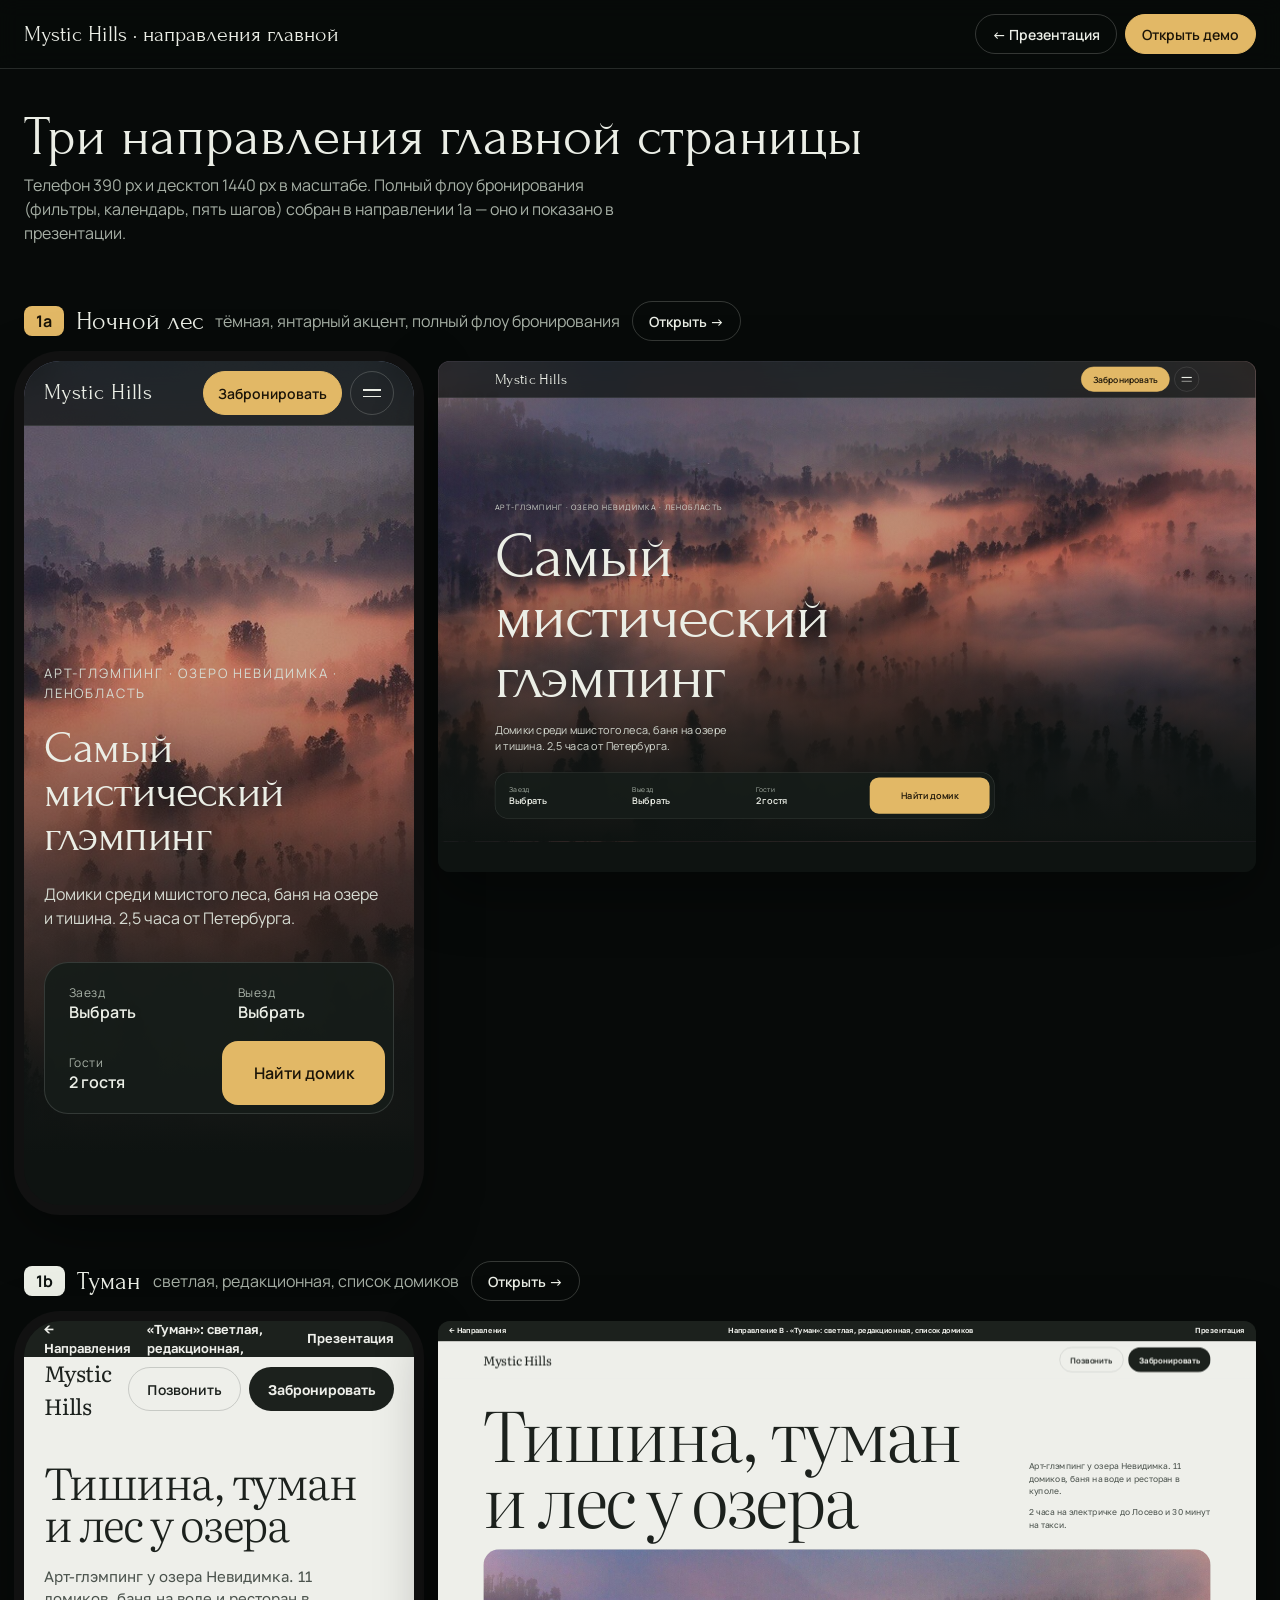
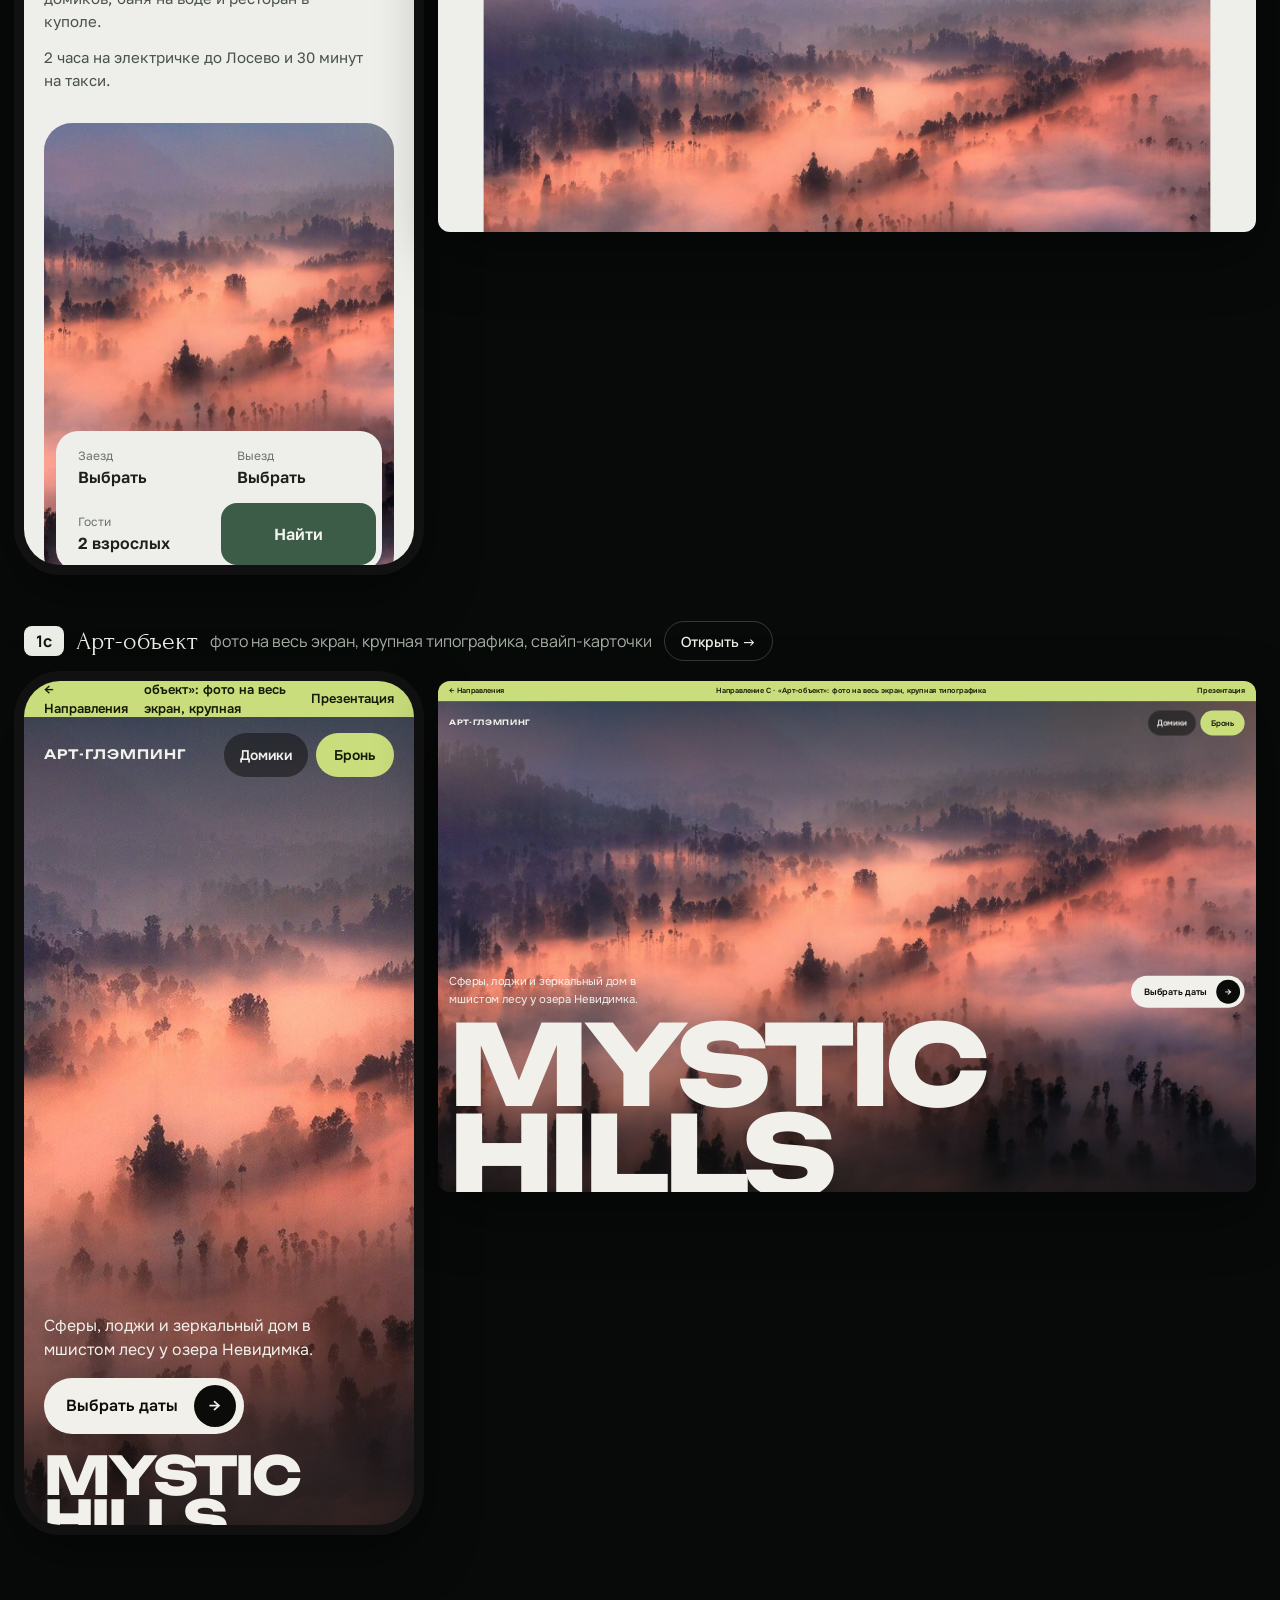
<file: variants/index.html>
<!DOCTYPE html>
<html lang="ru">
<head>
<meta charset="utf-8">
<meta name="viewport" content="width=device-width, initial-scale=1">
<title>Mystic Hills — три направления главной</title>
<meta name="robots" content="noindex">
<link rel="icon" href="../assets/img/favicon.svg" type="image/svg+xml">
<link rel="preconnect" href="https://fonts.googleapis.com">
<link rel="stylesheet" href="https://fonts.googleapis.com/css2?family=Forum&family=Manrope:wght@400;500;600;700&display=swap">
<style>
:root{--bg:#070a09;--fg:#ebeee6;--muted:#a7b0a6;--acc:#e2b866;--line:rgba(235,238,230,0.14)}
*{box-sizing:border-box}
html,body{margin:0;background:var(--bg);color:var(--fg);-webkit-font-smoothing:antialiased}
body{font-family:'Manrope',sans-serif;font-size:16px;line-height:1.5}
a{color:var(--acc);text-decoration:none}a:hover{color:#ecc97f}
.top{display:flex;align-items:center;justify-content:space-between;gap:16px;padding:14px 24px;border-bottom:1px solid var(--line);position:sticky;top:0;background:rgba(7,10,9,0.9);backdrop-filter:blur(10px);z-index:5}
.top__t{font-family:'Forum',serif;font-size:22px}
.btn{height:40px;padding:0 16px;border-radius:999px;border:1px solid rgba(235,238,230,0.2);color:var(--fg);display:inline-flex;align-items:center;font-size:14px;font-weight:600}
.btn:hover{background:rgba(235,238,230,0.06);color:var(--fg)}
.btn--acc{background:var(--acc);color:#1b1408;border-color:var(--acc)}.btn--acc:hover{background:#ecc97f;color:#1b1408}
.wrap{max-width:1400px;margin:0 auto;padding:40px 24px 80px;display:flex;flex-direction:column;gap:56px}
h1{margin:0;font-family:'Forum',serif;font-weight:400;font-size:clamp(34px,5vw,56px);line-height:1}
.sub{margin:8px 0 0;color:var(--muted);max-width:60ch}
.dir{display:flex;flex-direction:column;gap:20px}
.dir__h{display:flex;flex-wrap:wrap;align-items:center;gap:12px}
.tag{height:30px;padding:0 12px;border-radius:8px;background:var(--fg);color:#0e1311;font-weight:700;display:inline-flex;align-items:center}
.tag--acc{background:var(--acc);color:#1b1408}
.dir__n{font-family:'Forum',serif;font-size:26px}
.dir__d{color:var(--muted)}
.dir__frames{display:flex;flex-wrap:wrap;gap:24px;align-items:flex-start}
.ph{width:390px;height:844px;flex:none;border-radius:36px;overflow:hidden;box-shadow:0 0 0 10px #111,0 20px 60px rgba(0,0,0,0.5);background:#0e1311}
.ph iframe{width:390px;height:844px;border:none;display:block}
.dt{width:min(100%,720px);aspect-ratio:16/10;flex:1 1 480px;overflow:hidden;border-radius:12px;box-shadow:0 20px 60px rgba(0,0,0,0.4);background:#0e1311;position:relative}
.dt iframe{width:1440px;height:900px;border:none;transform-origin:0 0;position:absolute;left:0;top:0}
@media (max-width:460px){.ph{width:100%;height:auto;aspect-ratio:390/844}.ph iframe{width:100%;height:100%}}
</style>
</head>
<body>
<div class="top"><div class="top__t">Mystic Hills · направления главной</div><div style="display:flex;gap:8px"><a href="../index.html" class="btn">← Презентация</a><a href="../demo.html" class="btn btn--acc">Открыть демо</a></div></div>
<div class="wrap">
  <div><h1>Три направления главной страницы</h1><p class="sub">Телефон 390 px и десктоп 1440 px в масштабе. Полный флоу бронирования (фильтры, календарь, пять шагов) собран в направлении 1a — оно и показано в презентации.</p></div>

  <div class="dir">
    <div class="dir__h"><span class="tag tag--acc">1a</span><span class="dir__n">Ночной лес</span><span class="dir__d">тёмная, янтарный акцент, полный флоу бронирования</span><a href="../demo.html" class="btn">Открыть →</a></div>
    <div class="dir__frames"><div class="ph"><iframe loading="lazy" src="../demo.html" title="Ночной лес, телефон"></iframe></div><div class="dt"><iframe loading="lazy" src="../demo.html" title="Ночной лес, десктоп"></iframe></div></div>
  </div>
  <div class="dir">
    <div class="dir__h"><span class="tag">1b</span><span class="dir__n">Туман</span><span class="dir__d">светлая, редакционная, список домиков</span><a href="b.html" class="btn">Открыть →</a></div>
    <div class="dir__frames"><div class="ph"><iframe loading="lazy" src="b.html" title="Туман, телефон"></iframe></div><div class="dt"><iframe loading="lazy" src="b.html" title="Туман, десктоп"></iframe></div></div>
  </div>
  <div class="dir">
    <div class="dir__h"><span class="tag">1c</span><span class="dir__n">Арт-объект</span><span class="dir__d">фото на весь экран, крупная типографика, свайп-карточки</span><a href="c.html" class="btn">Открыть →</a></div>
    <div class="dir__frames"><div class="ph"><iframe loading="lazy" src="c.html" title="Арт-объект, телефон"></iframe></div><div class="dt"><iframe loading="lazy" src="c.html" title="Арт-объект, десктоп"></iframe></div></div>
  </div>
</div>
<script>
function fitDesktops(){document.querySelectorAll('.dt').forEach(d=>{const s=d.clientWidth/1440;d.querySelector('iframe').style.transform='scale('+s+')';});}
window.addEventListener('resize',fitDesktops);fitDesktops();
</script>
</body>
</html>
</file>
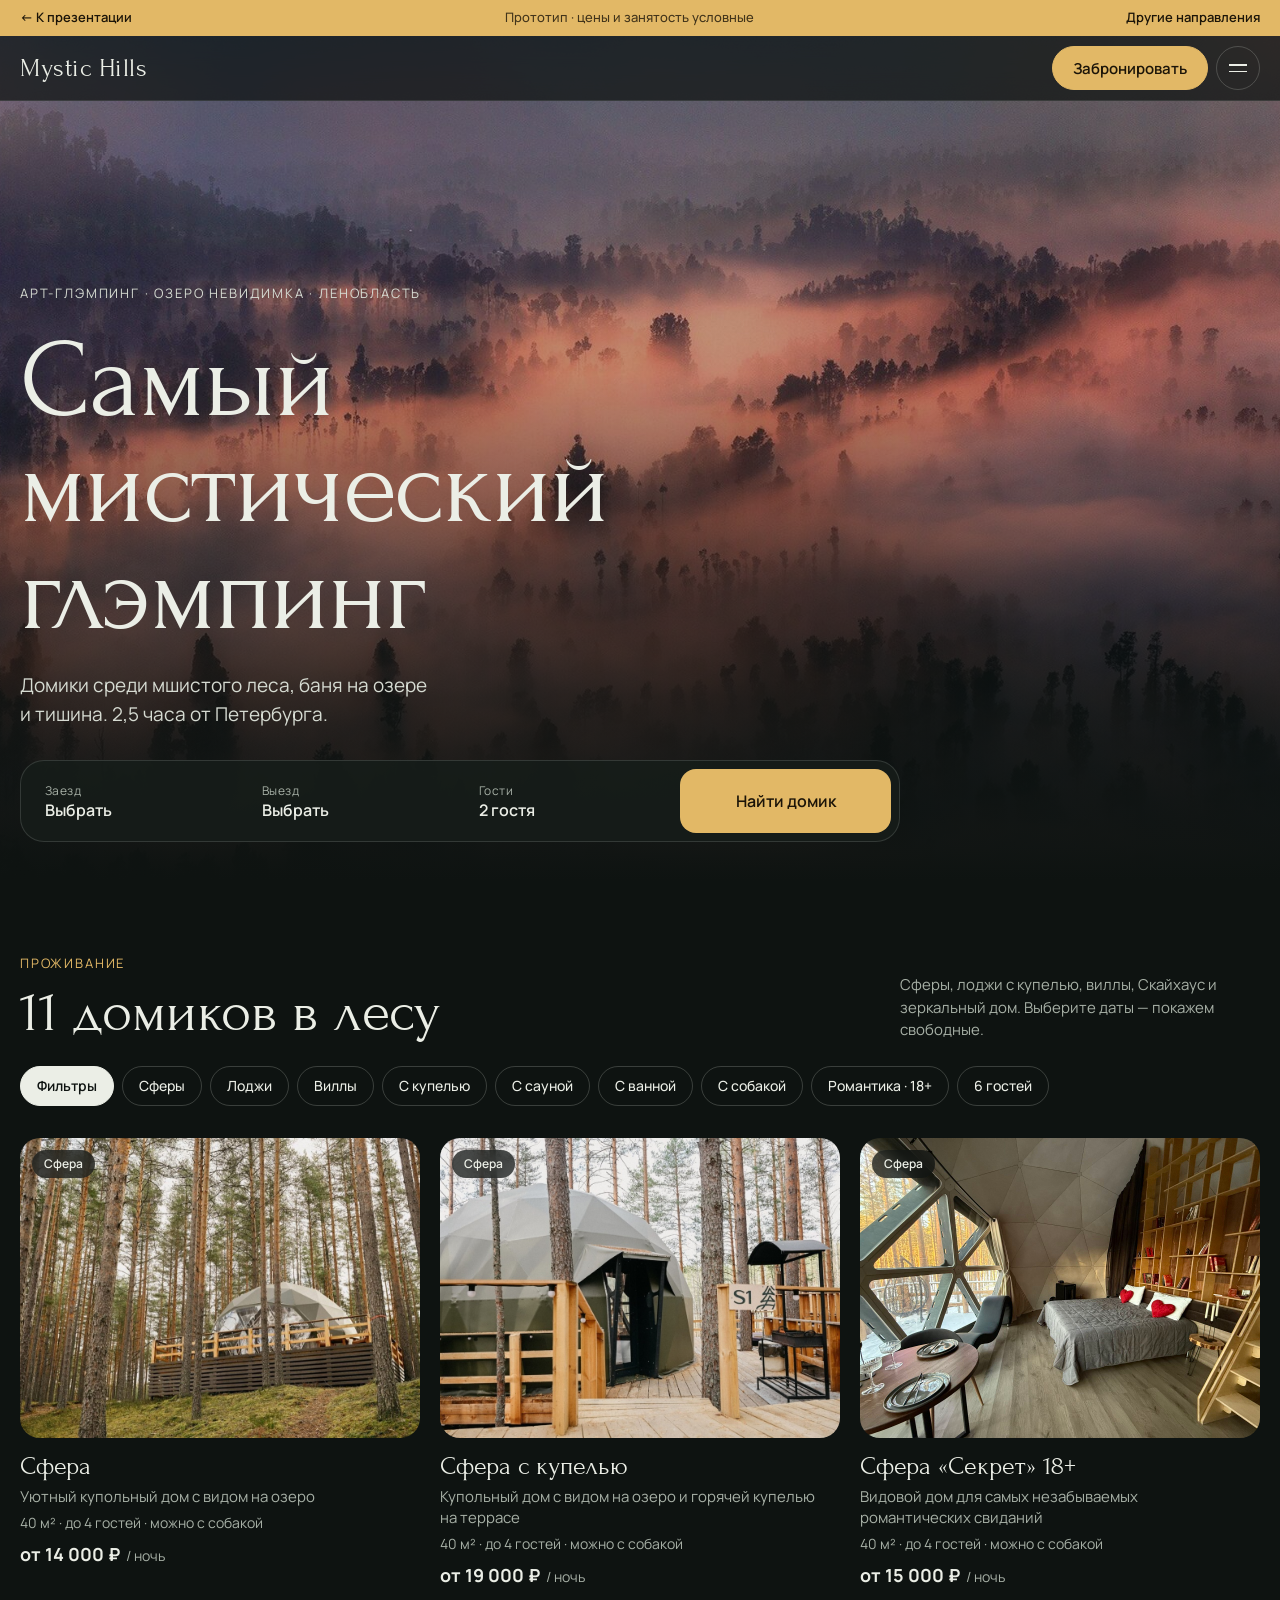
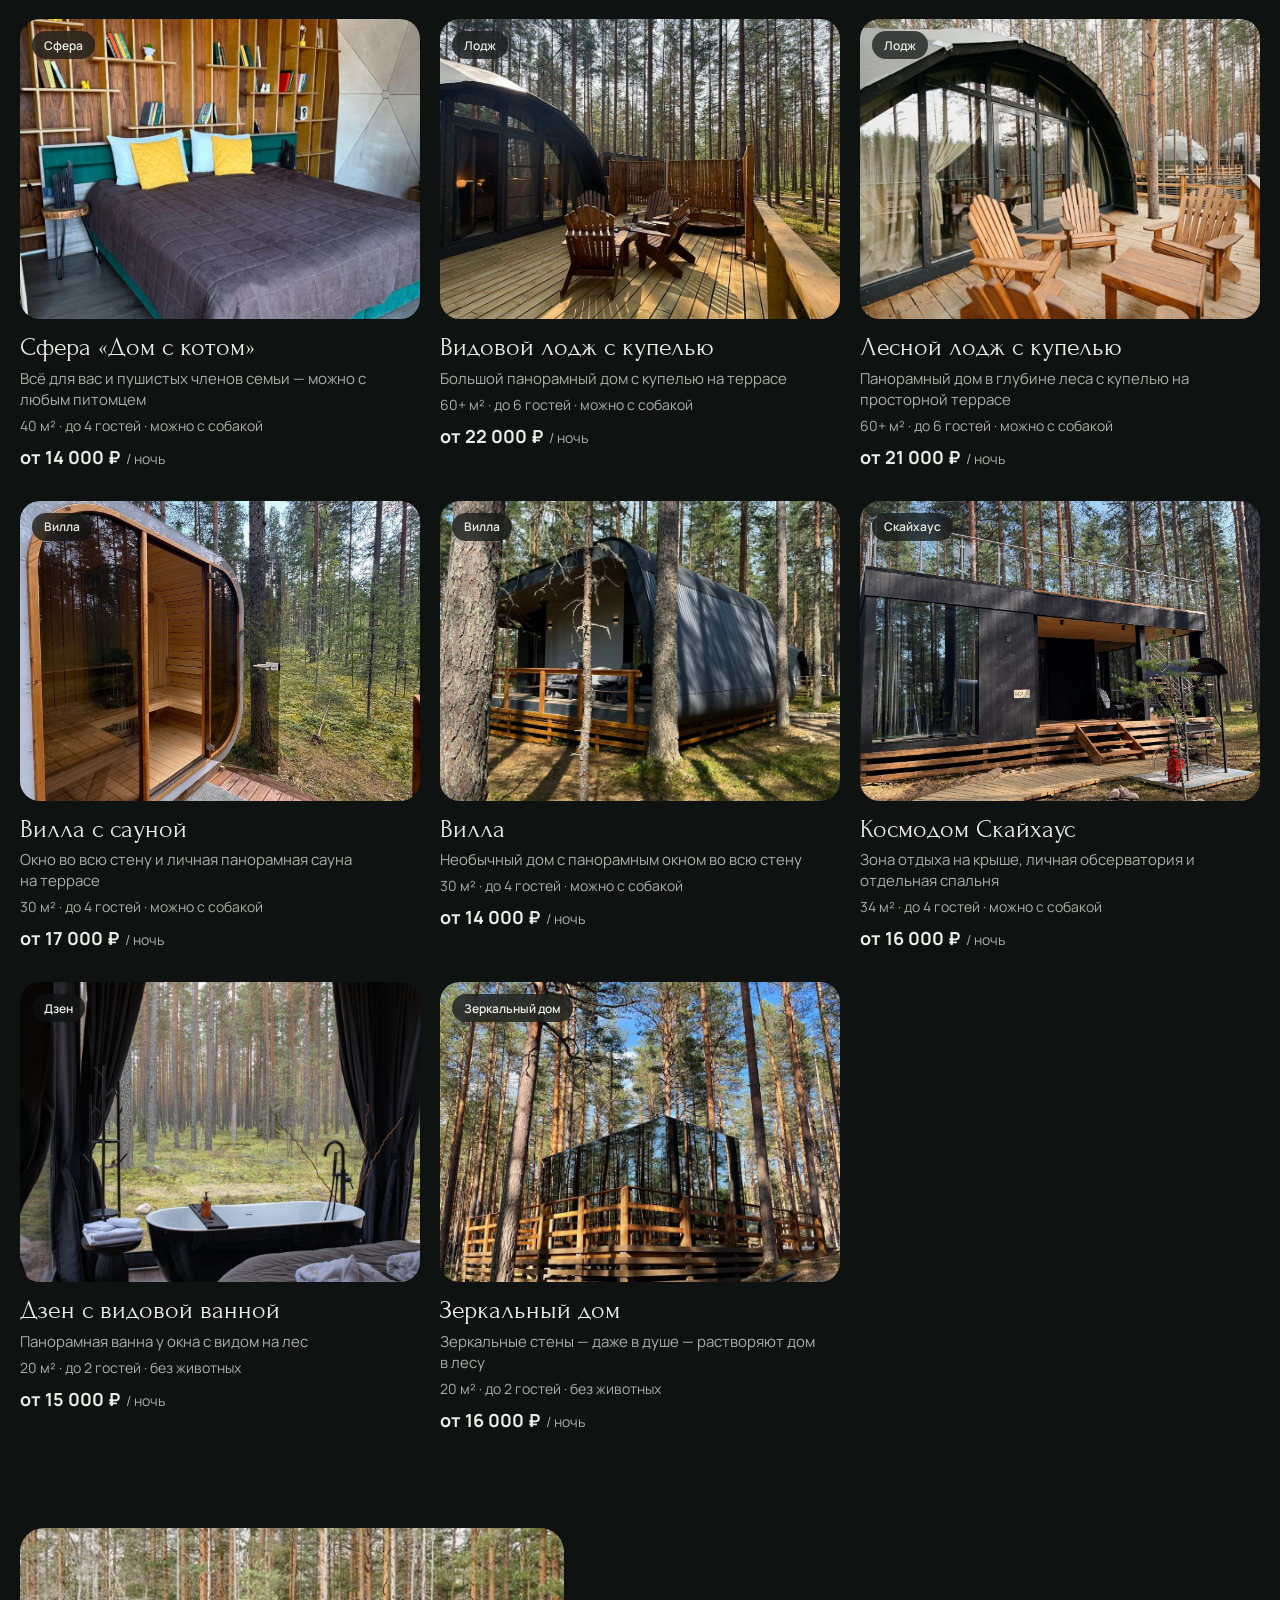
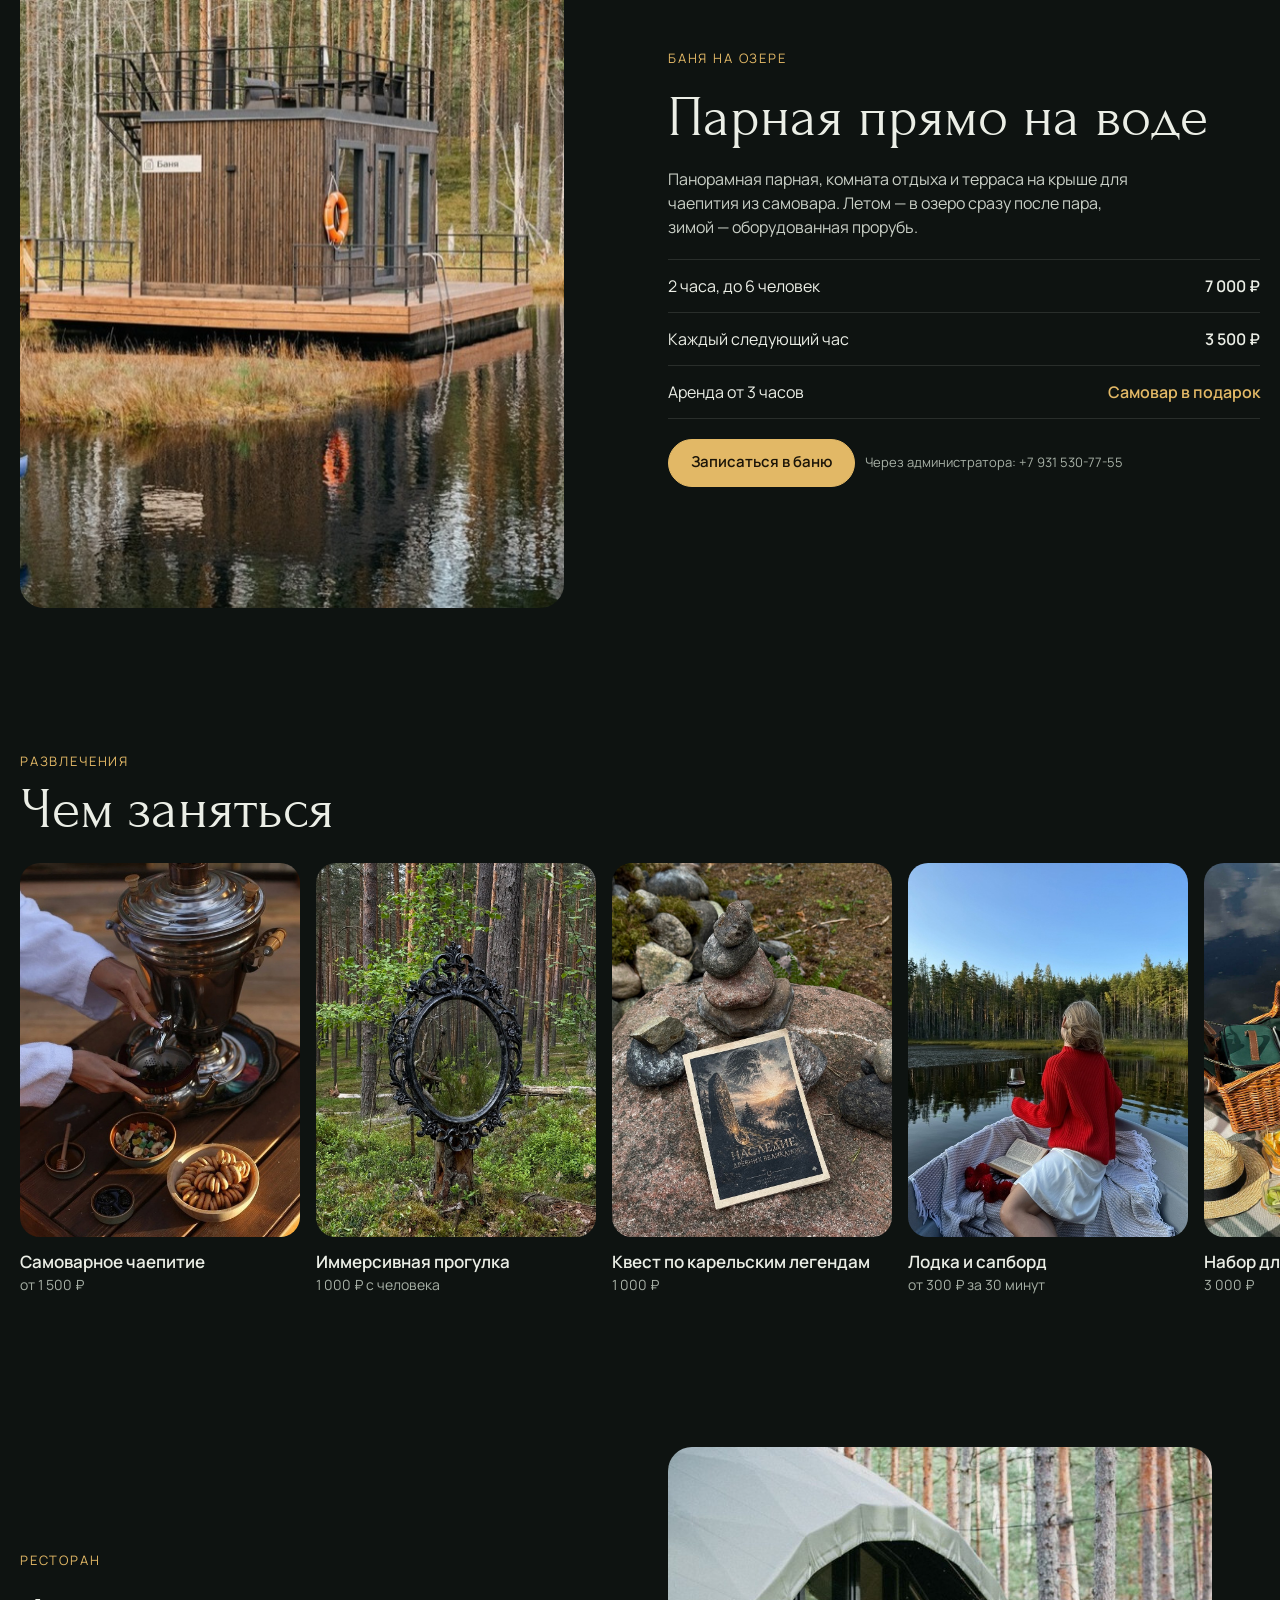
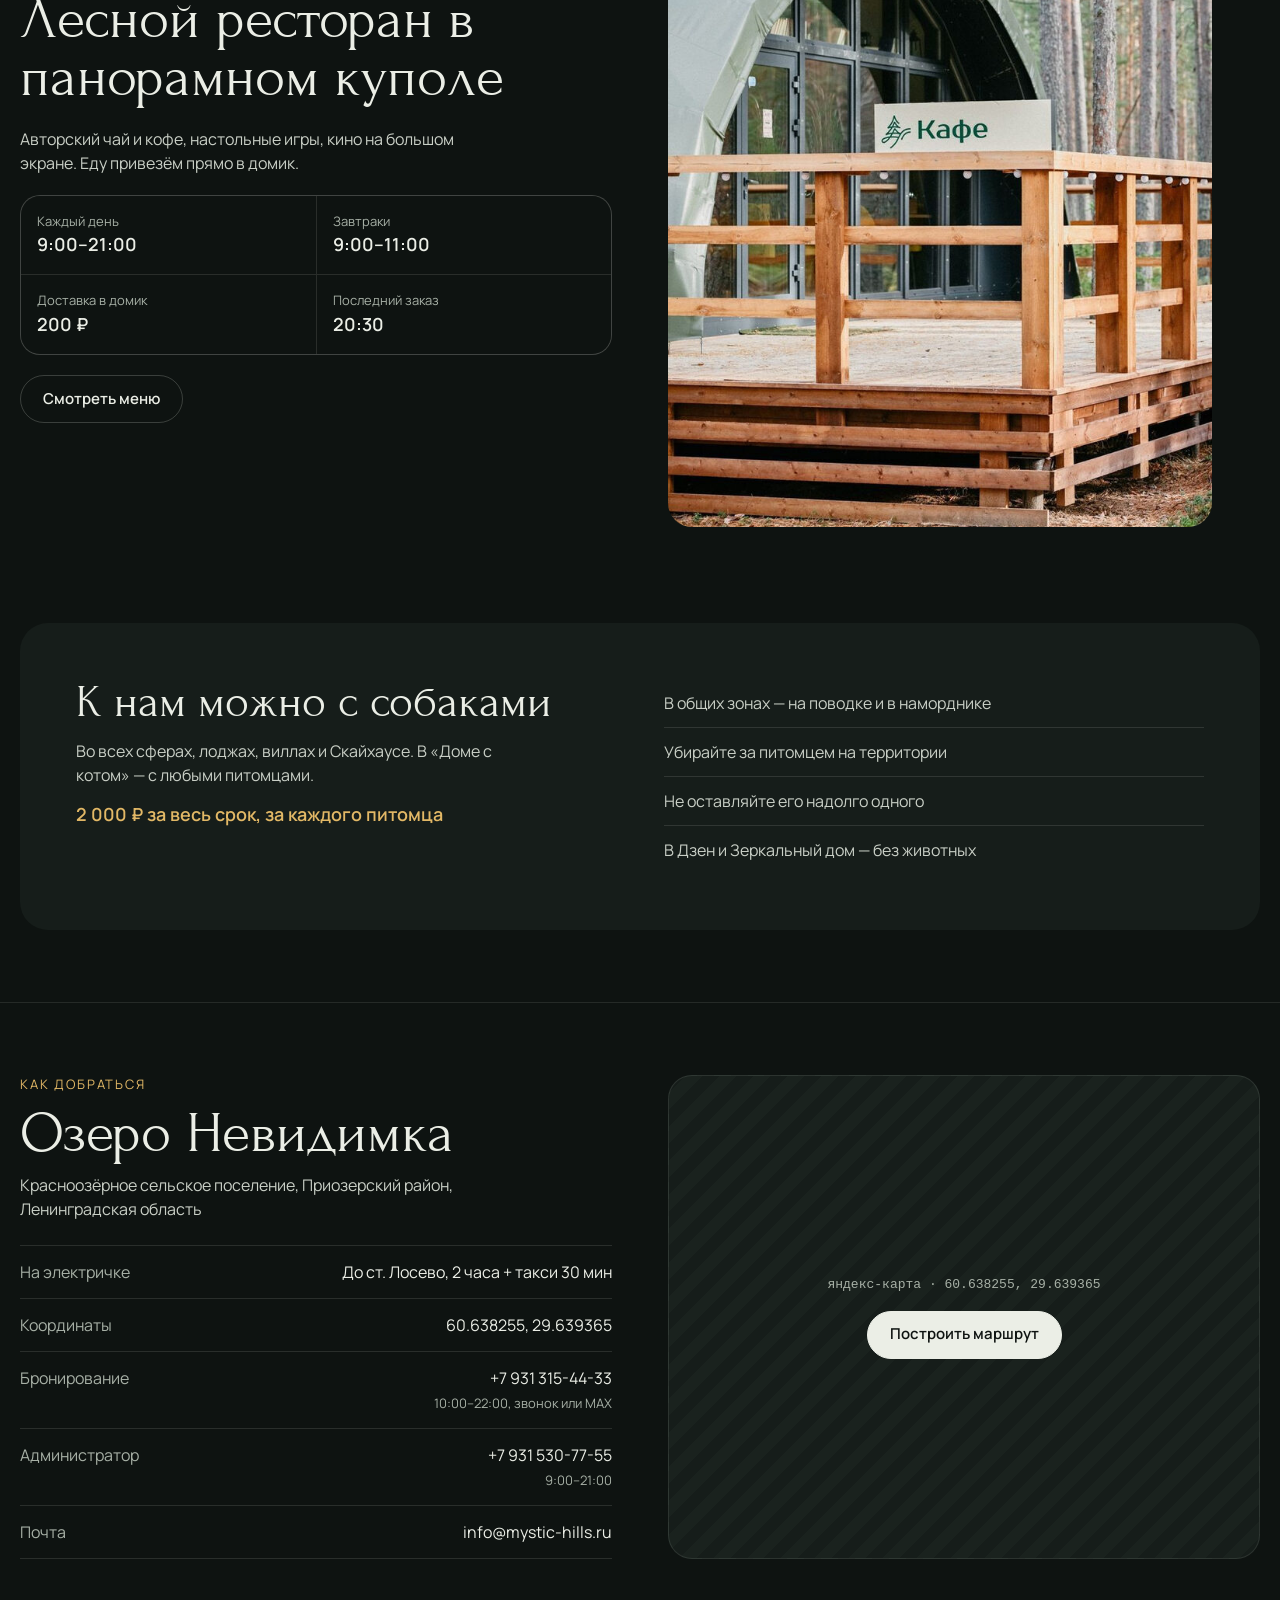
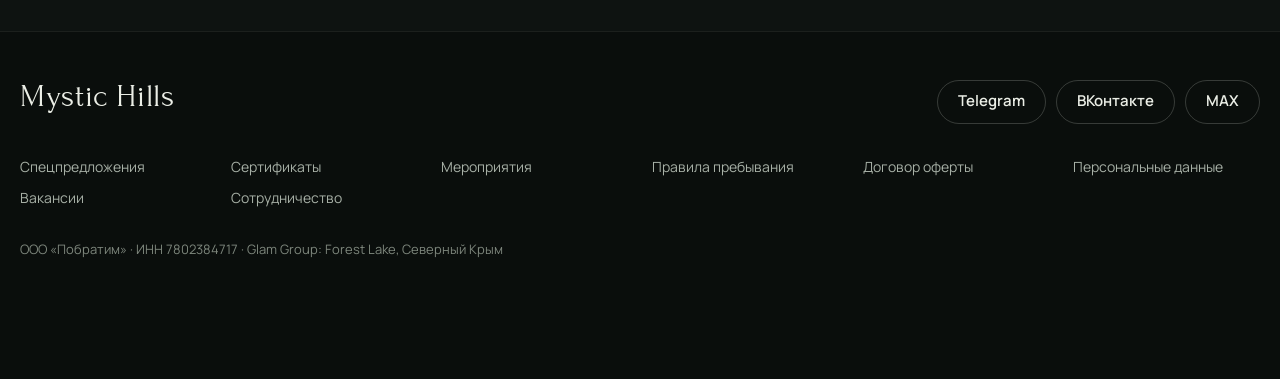
<file: demo.html>
<!DOCTYPE html>
<html lang="ru">
<head>
<meta charset="utf-8">
<meta name="viewport" content="width=device-width, initial-scale=1, viewport-fit=cover">
<title>Mystic Hills — прототип сайта бронирования</title>
<meta name="description" content="Демо нового сайта глэмпинга Mystic Hills: каталог домиков, фильтры, календарь занятости и бронирование в пять шагов.">
<meta name="robots" content="noindex">
<link rel="icon" href="assets/img/favicon.svg" type="image/svg+xml">
<link rel="preconnect" href="https://fonts.googleapis.com">
<link rel="preconnect" href="https://fonts.gstatic.com" crossorigin>
<link rel="stylesheet" href="https://fonts.googleapis.com/css2?family=Forum&family=Manrope:wght@400;500;600;700&display=swap">
<link rel="stylesheet" href="assets/css/demo.css?v=7">
</head>
<body>
<div id="app">

  <div id="demo-strip" class="demo-strip" hidden>
    <a href="index.html" class="demo-strip__back">← К презентации</a>
    <span class="demo-strip__note">Прототип · цены и занятость условные</span>
    <a href="variants/" class="demo-strip__link">Другие направления</a>
  </div>

  <header class="hdr">
    <div class="hdr__in">
      <a href="#" class="brand" data-act="goTop">Mystic Hills</a>
      <div class="hdr__right">
        <button class="btn btn--acc" data-act="openBookingEmpty">Забронировать</button>
        <button class="burger" data-act="openMenu" aria-label="Меню"><span></span><span></span></button>
      </div>
    </div>
  </header>

  <section class="hero">
    <img src="assets/img/hero.jpg" alt="Туманный лес" class="hero__img" fetchpriority="high">
    <div class="hero__shade"></div>
    <div class="hero__in">
      <div class="eyebrow eyebrow--light">Арт-глэмпинг · Озеро Невидимка · Ленобласть</div>
      <h1 class="hero__title">Самый мистический глэмпинг</h1>
      <p class="hero__lead">Домики среди мшистого леса, баня на озере и тишина. 2,5 часа от Петербурга.</p>
      <div class="search">
        <button class="search__cell" data-act="openBookingEmpty"><div class="search__k">Заезд</div><div class="search__v" id="hero-ci">Выбрать</div></button>
        <button class="search__cell" data-act="openBookingEmpty"><div class="search__k">Выезд</div><div class="search__v" id="hero-co">Выбрать</div></button>
        <button class="search__cell" data-act="openFilters"><div class="search__k">Гости</div><div class="search__v" id="hero-guests">2 гостя</div></button>
        <button class="search__go" data-act="findHouses">Найти домик</button>
      </div>
    </div>
  </section>

  <section id="houses" class="wrap sec sec--houses">
    <div class="sec__head">
      <div class="sec__title">
        <div class="eyebrow">Проживание</div>
        <h2 class="h2">11 домиков в лесу</h2>
      </div>
      <p class="sec__sub" id="houses-sub"></p>
    </div>
    <div class="chips-row" id="chips"></div>
    <div id="cards"></div>
  </section>

  <section id="banya" class="wrap sec">
    <div class="split">
      <div class="split__photo"><img src="assets/img/banya.jpg" alt="Баня на озере" loading="lazy"></div>
      <div class="split__text">
        <div class="eyebrow">Баня на озере</div>
        <h2 class="h2">Парная прямо на воде</h2>
        <p class="p">Панорамная парная, комната отдыха и терраса на крыше для чаепития из самовара. Летом — в озеро сразу после пара, зимой — оборудованная прорубь.</p>
        <div class="rows">
          <div class="row"><span>2 часа, до 6 человек</span><b>7 000 ₽</b></div>
          <div class="row"><span>Каждый следующий час</span><b>3 500 ₽</b></div>
          <div class="row"><span>Аренда от 3 часов</span><b class="acc">Самовар в подарок</b></div>
        </div>
        <div class="actions">
          <a href="tel:+79315307755" class="btn btn--acc btn--lg">Записаться в баню</a>
          <span class="muted small">Через администратора: +7 931 530-77-55</span>
        </div>
      </div>
    </div>
  </section>

  <section id="activities" class="sec sec--bleed">
    <div class="wrap sec__title" style="padding-bottom:24px">
      <div class="eyebrow">Развлечения</div>
      <h2 class="h2">Чем заняться</h2>
    </div>
    <div class="rail" id="acts"></div>
  </section>

  <section id="cafe" class="wrap sec">
    <div class="split">
      <div class="split__text">
        <div class="eyebrow">Ресторан</div>
        <h2 class="h2">Лесной ресторан в панорамном куполе</h2>
        <p class="p">Авторский чай и кофе, настольные игры, кино на большом экране. Еду привезём прямо в домик.</p>
        <div class="facts">
          <div class="fact"><div class="fact__k">Каждый день</div><div class="fact__v">9:00–21:00</div></div>
          <div class="fact"><div class="fact__k">Завтраки</div><div class="fact__v">9:00–11:00</div></div>
          <div class="fact"><div class="fact__k">Доставка в домик</div><div class="fact__v">200 ₽</div></div>
          <div class="fact"><div class="fact__k">Последний заказ</div><div class="fact__v">20:30</div></div>
        </div>
        <div><a href="https://mystic-hills.ru/cafe" target="_blank" rel="noopener" class="btn btn--ghost btn--lg">Смотреть меню</a></div>
      </div>
      <div class="split__photo"><img src="assets/img/cafe.jpg" alt="Ресторан" loading="lazy"></div>
    </div>
  </section>

  <section id="dogs" class="wrap sec sec--dogs">
    <div class="card-block">
      <div class="card-block__a">
        <h2 class="h2 h2--sm">К нам можно с собаками</h2>
        <p class="p">Во всех сферах, лоджах, виллах и Скайхаусе. В «Доме с котом» — с любыми питомцами.</p>
        <div class="acc bold big">2 000 ₽ за весь срок, за каждого питомца</div>
      </div>
      <div class="card-block__b">
        <div class="line">В общих зонах — на поводке и в наморднике</div>
        <div class="line">Убирайте за питомцем на территории</div>
        <div class="line">Не оставляйте его надолго одного</div>
        <div class="line line--last">В Дзен и Зеркальный дом — без животных</div>
      </div>
    </div>
  </section>

  <section id="contacts" class="contacts">
    <div class="wrap contacts__in">
      <div class="contacts__text">
        <div class="sec__title">
          <div class="eyebrow">Как добраться</div>
          <h2 class="h2">Озеро Невидимка</h2>
          <p class="p">Красноозёрное сельское поселение, Приозерский район, Ленинградская область</p>
        </div>
        <div class="rows rows--kv">
          <div class="row"><span class="muted">На электричке</span><span class="r">До ст. Лосево, 2 часа + такси 30 мин</span></div>
          <div class="row"><span class="muted">Координаты</span><span>60.638255, 29.639365</span></div>
          <div class="row"><span class="muted">Бронирование</span><a href="tel:+79313154433" class="r fg">+7 931 315-44-33<br><span class="muted small">10:00–22:00, звонок или MAX</span></a></div>
          <div class="row"><span class="muted">Администратор</span><a href="tel:+79315307755" class="r fg">+7 931 530-77-55<br><span class="muted small">9:00–21:00</span></a></div>
          <div class="row"><span class="muted">Почта</span><a href="mailto:info@mystic-hills.ru" class="fg">info@mystic-hills.ru</a></div>
        </div>
      </div>
      <div class="map">
        <div class="map__coords">яндекс-карта · 60.638255, 29.639365</div>
        <a href="https://yandex.ru/maps/?pt=29.639365,60.638255&z=13&l=map" target="_blank" rel="noopener" class="btn btn--light btn--lg">Построить маршрут</a>
      </div>
    </div>
  </section>

  <footer class="ftr">
    <div class="wrap ftr__in">
      <div class="ftr__top">
        <div class="brand brand--lg">Mystic Hills</div>
        <div class="actions">
          <a href="https://t.me/mystic_hills_glamping" target="_blank" rel="noopener" class="btn btn--ghost">Telegram</a>
          <a href="https://vk.com/mystic_hills_glamping" target="_blank" rel="noopener" class="btn btn--ghost">ВКонтакте</a>
          <a href="https://max.ru/u/f9LHodD0cOJM_e6etfQErYvmC1yihYffdZWb_3Ee_3kpwWaLHGu5f7qzXiw" target="_blank" rel="noopener" class="btn btn--ghost">MAX</a>
        </div>
      </div>
      <div class="ftr__links">
        <a href="https://mystic-hills.ru/akcii" target="_blank" rel="noopener">Спецпредложения</a>
        <a href="https://mystic-hills.ru/sertifikaty" target="_blank" rel="noopener">Сертификаты</a>
        <a href="https://mystic-hills.ru/meropriyatiya" target="_blank" rel="noopener">Мероприятия</a>
        <a href="https://mystic-hills.ru/pravila" target="_blank" rel="noopener">Правила пребывания</a>
        <a href="https://mystic-hills.ru/oferta" target="_blank" rel="noopener">Договор оферты</a>
        <a href="https://mystic-hills.ru/privacy" target="_blank" rel="noopener">Персональные данные</a>
        <a href="https://mystic-hills.ru/vacancy" target="_blank" rel="noopener">Вакансии</a>
        <a href="https://mystic-hills.ru/sotrudnichestvo" target="_blank" rel="noopener">Сотрудничество</a>
      </div>
      <div class="ftr__legal">ООО «Побратим» · ИНН 7802384717 · Glam Group: Forest Lake, Северный Крым</div>
    </div>
  </footer>

  <div id="bar" class="bar" hidden></div>
  <div id="overlay"></div>
</div>
<script src="assets/js/demo.js?v=4"></script>
</body>
</html>
</file>
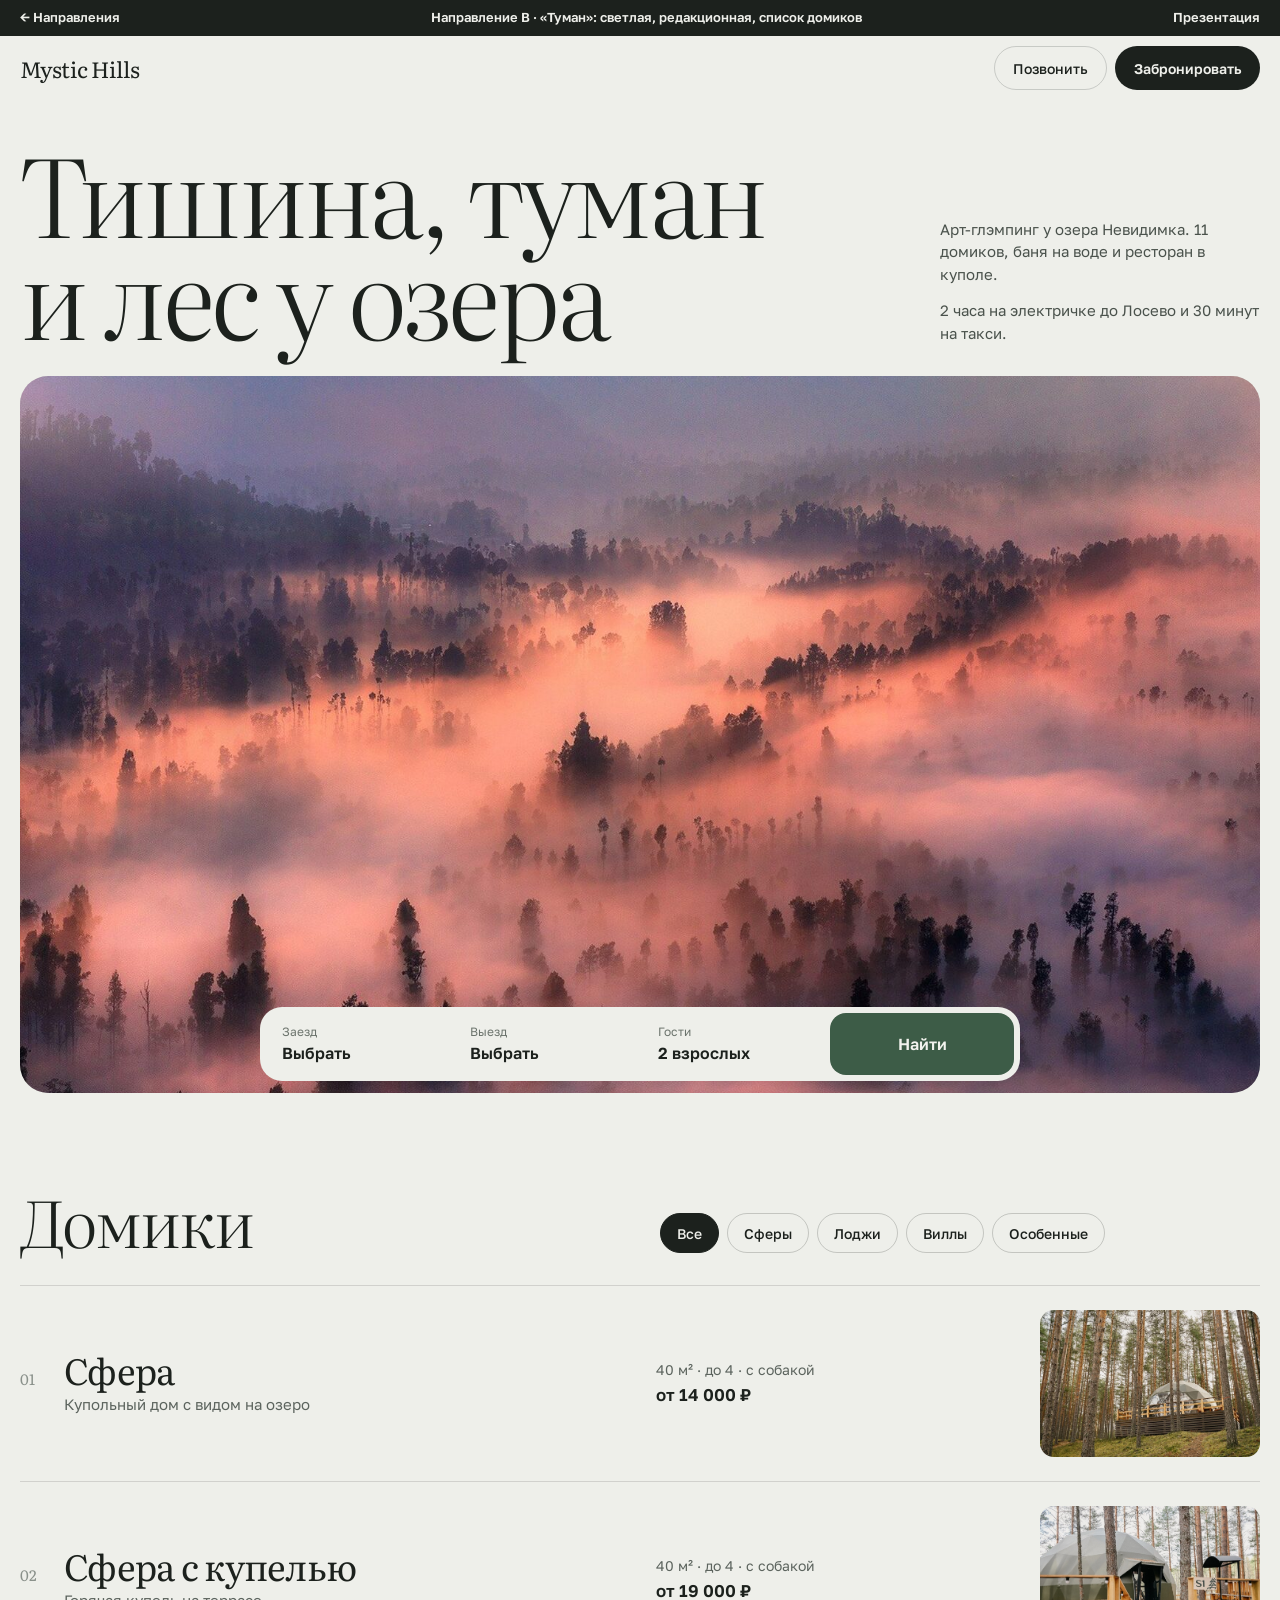
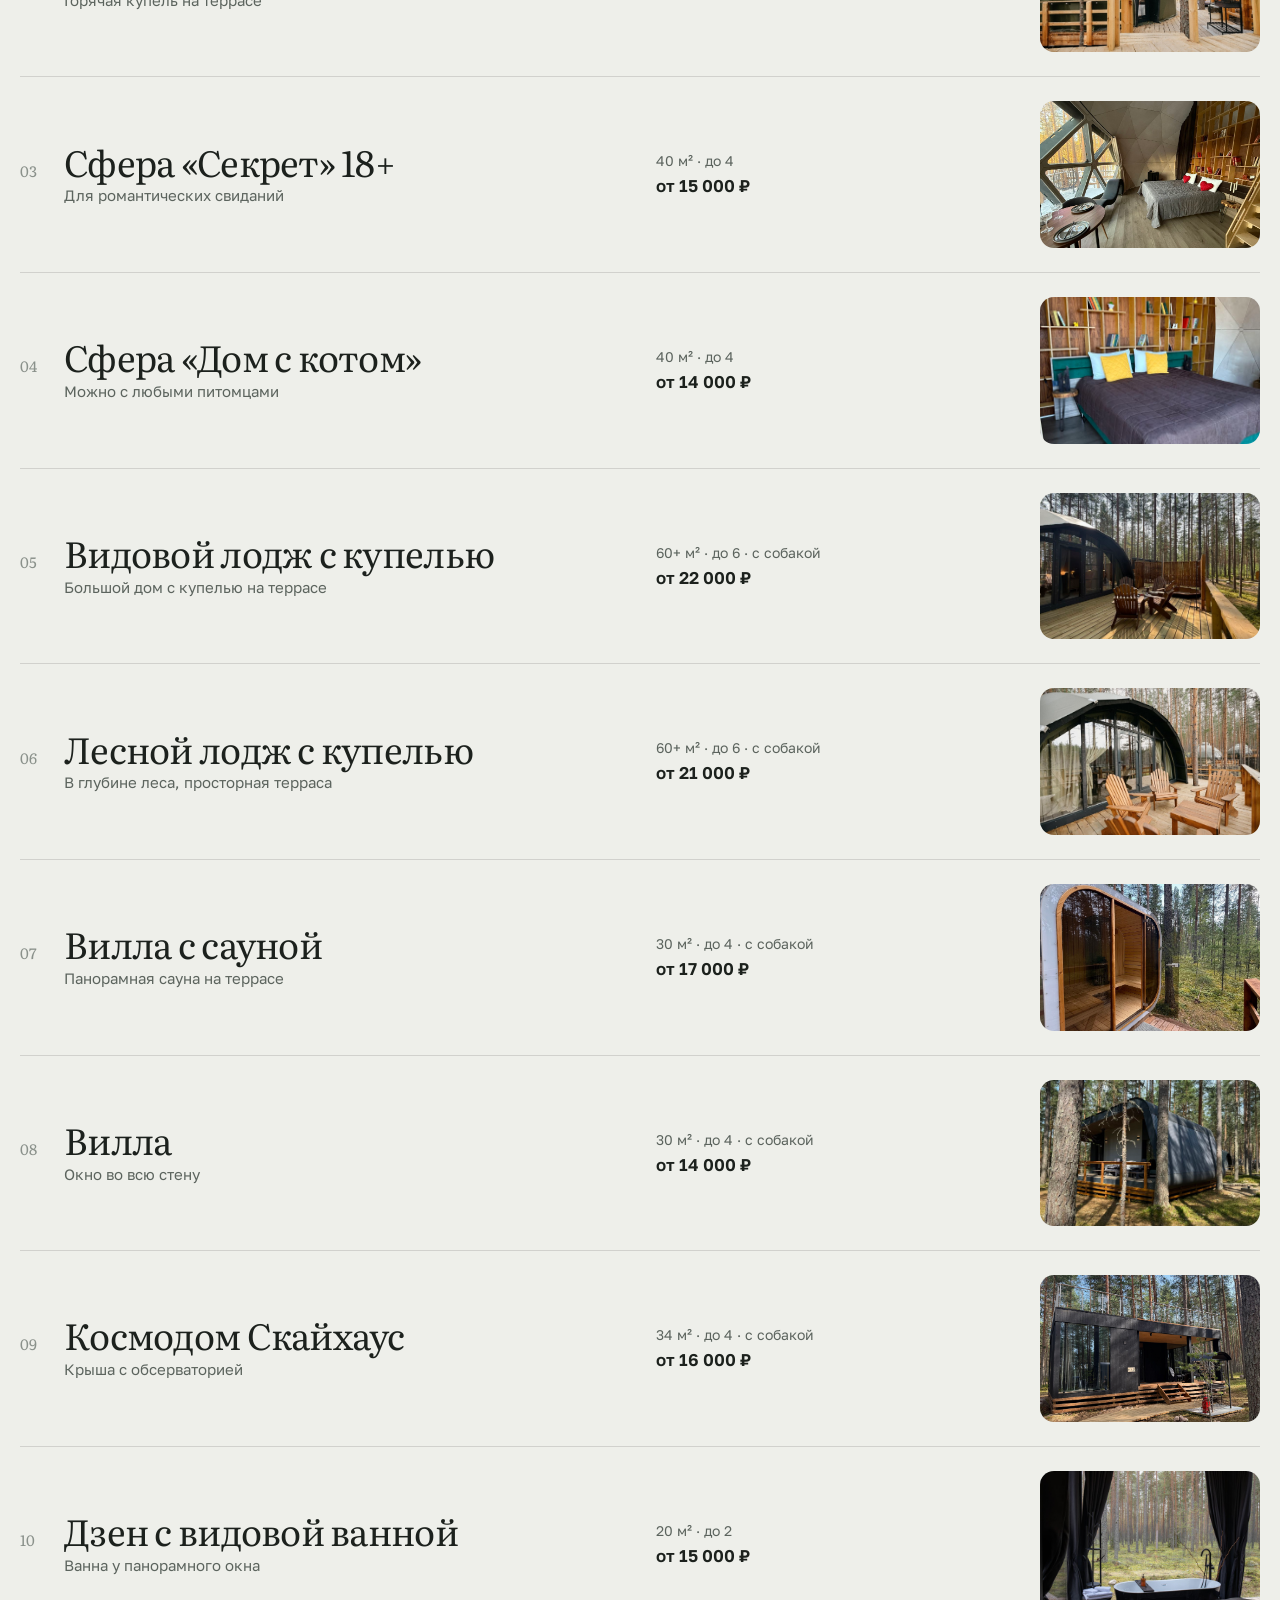
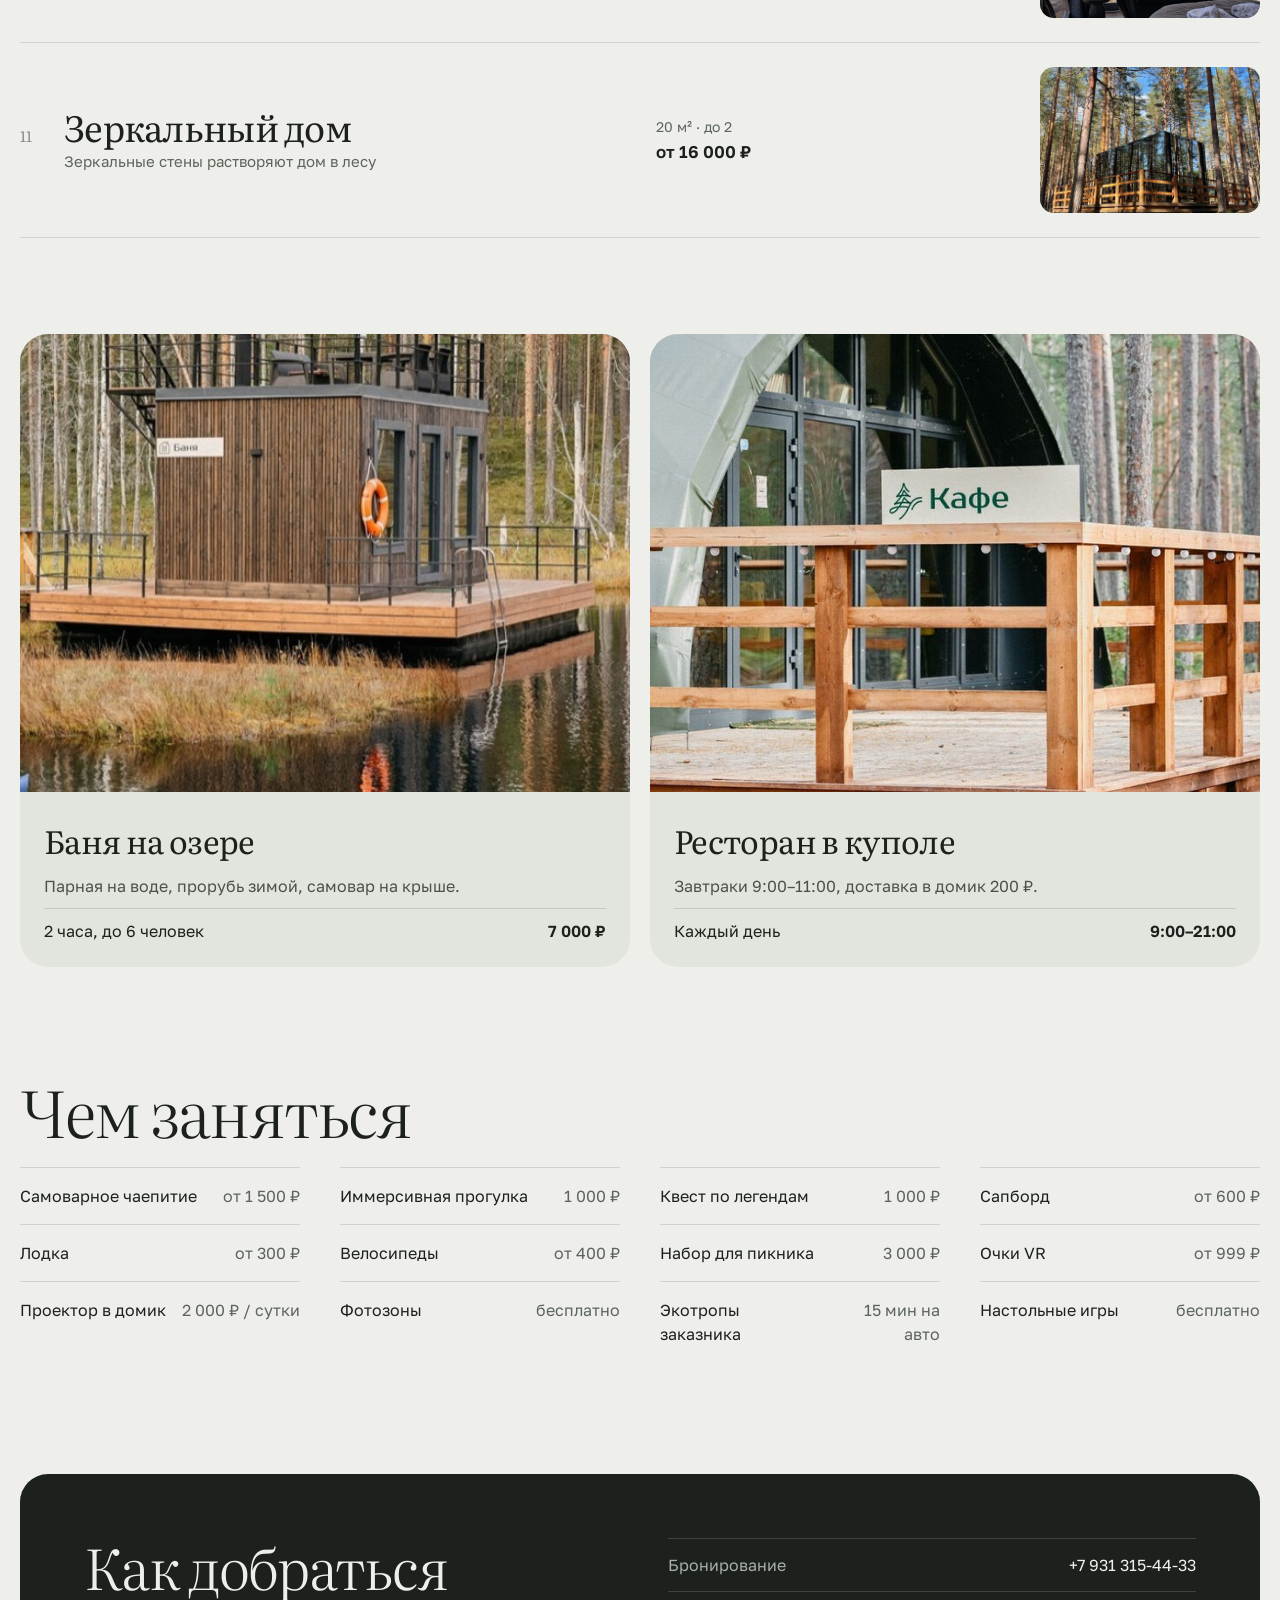
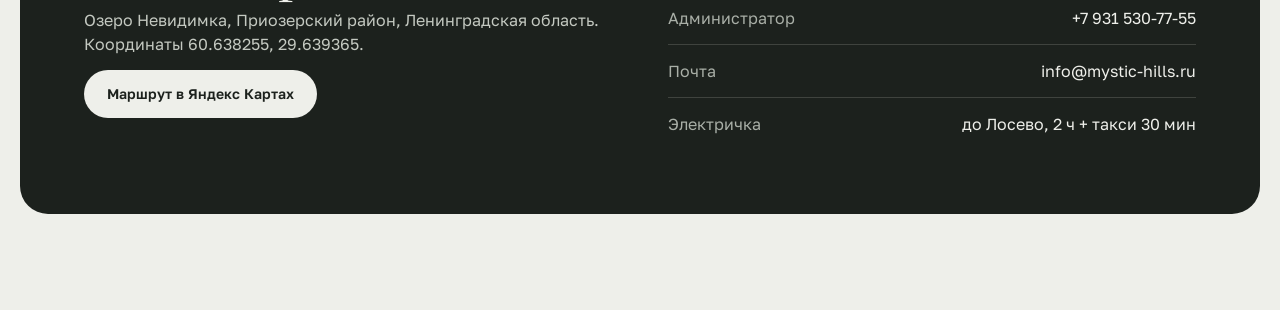
<file: variants/b.html>
<!DOCTYPE html>
<html lang="ru">
<head>
<meta charset="utf-8">
<meta name="viewport" content="width=device-width, initial-scale=1">
<title>Mystic Hills — направление «Туман»</title>
<meta name="robots" content="noindex">
<link rel="icon" href="../assets/img/favicon.svg" type="image/svg+xml">
<link rel="preconnect" href="https://fonts.googleapis.com">
<link rel="stylesheet" href="https://fonts.googleapis.com/css2?family=Literata:opsz,wght@7..72,300;7..72,400;7..72,500&family=Golos+Text:wght@400;500;600&display=swap">
<style>
:root{--bg:#eeefea;--bg2:#e2e5dd;--fg:#1c211d;--fg2:#4a524c;--fg3:#5c645e;--muted:#6b736c;--green:#3d5c47;--line:rgba(28,33,29,0.14)}
*{box-sizing:border-box}
html,body{margin:0;background:var(--bg);color:var(--fg);-webkit-font-smoothing:antialiased}
body{font-family:'Golos Text',sans-serif;font-size:16px;line-height:1.5;min-height:100vh}
a{color:var(--green);text-decoration:none}a:hover{color:#2a4433}
button{font-family:inherit;cursor:pointer}
img{display:block}
.wrap{max-width:1320px;margin:0 auto;padding-left:20px;padding-right:20px}
.serif{font-family:'Literata',serif;font-weight:300}
.hdr{position:sticky;top:0;z-index:20;background:rgba(238,239,234,0.86);backdrop-filter:blur(12px)}
.hdr__in{height:64px;display:flex;align-items:center;justify-content:space-between;gap:12px}
.brand{font-family:'Literata',serif;font-size:22px;letter-spacing:-0.01em}
.btn{height:44px;padding:0 18px;border-radius:999px;display:inline-flex;align-items:center;font-size:14px;font-weight:600;border:1px solid transparent;color:var(--fg)}
.btn--ghost{border-color:rgba(28,33,29,0.18);font-weight:500}
.btn--dark{background:var(--fg);color:var(--bg)}.btn--dark:hover{color:var(--bg);background:#000}
.h1{margin:0;font-family:'Literata',serif;font-weight:300;font-size:clamp(44px,8.4vw,128px);line-height:0.95;letter-spacing:-0.035em;max-width:12ch}
.h2{margin:0;font-family:'Literata',serif;font-weight:300;font-size:clamp(36px,5vw,64px);line-height:1;letter-spacing:-0.03em}
.hero{padding-top:40px}
.hero__top{display:flex;flex-wrap:wrap;justify-content:space-between;align-items:flex-end;gap:20px 40px;padding-bottom:32px}
.hero__txt{max-width:320px;display:flex;flex-direction:column;gap:14px;color:var(--fg2);font-size:15px}.hero__txt p{margin:0}
.hero__ph{position:relative;border-radius:28px;overflow:hidden;width:100%;height:clamp(460px,56vw,760px);background:#d9dcd4}
.hero__ph img{position:absolute;inset:0;width:100%;height:100%;object-fit:cover}
.search{position:absolute;left:12px;right:12px;bottom:12px;display:flex;justify-content:center}
.search__in{width:100%;max-width:760px;background:var(--bg);border-radius:22px;padding:6px;display:grid;grid-template-columns:repeat(auto-fit,minmax(130px,1fr));gap:4px}
.search__c{padding:10px 16px;border-radius:16px;color:var(--fg);display:flex;flex-direction:column}
.search__c:hover{background:var(--bg2);color:var(--fg)}
.search__c span:first-child{font-size:12px;color:var(--muted)}.search__c span:last-child{font-weight:600}
.search__go{min-height:56px;border-radius:16px;background:var(--green);color:#f2f3ee;font-weight:600;display:flex;align-items:center;justify-content:center}
.search__go:hover{color:#f2f3ee;background:#2f4a38}
.houses{padding-top:96px;padding-bottom:40px}
.houses__head{display:grid;grid-template-columns:repeat(auto-fit,minmax(min(100%,280px),1fr));gap:24px 40px;padding-bottom:32px;border-bottom:1px solid var(--line)}
.tabs{display:flex;flex-wrap:wrap;gap:8px;align-content:flex-end}
.tab{height:40px;padding:0 16px;border-radius:999px;border:1px solid rgba(28,33,29,0.2);background:transparent;color:var(--fg);font-size:14px;font-weight:500}
.tab.on{background:var(--fg);color:var(--bg);border-color:var(--fg)}
.hrow{display:grid;grid-template-columns:repeat(auto-fit,minmax(min(100%,260px),1fr));gap:16px 32px;align-items:center;padding:24px 0;border-bottom:1px solid var(--line);color:var(--fg)}
.hrow:hover{color:var(--fg)}
.hrow__a{display:flex;gap:16px;align-items:baseline}
.hrow__n{font-family:'Literata',serif;font-size:15px;color:#8a918b;width:28px;flex:none}
.hrow__t{display:flex;flex-direction:column;gap:4px}
.hrow__name{font-family:'Literata',serif;font-size:clamp(26px,3vw,36px);line-height:1.05;letter-spacing:-0.02em}
.hrow__feat{color:var(--fg3);font-size:15px}
.hrow__b{display:flex;gap:16px;align-items:center;justify-content:space-between}
.hrow__meta{display:flex;flex-direction:column;gap:2px;font-size:14px;color:var(--fg3)}
.hrow__meta b{color:var(--fg);font-weight:600;font-size:17px}
.hrow img{width:clamp(120px,22vw,220px);aspect-ratio:3/2;object-fit:cover;border-radius:14px;flex:none}
.sec{padding-top:56px;padding-bottom:56px}
.cards{display:grid;grid-template-columns:repeat(auto-fit,minmax(min(100%,380px),1fr));gap:20px}
.card{background:var(--bg2);border-radius:28px;overflow:hidden;display:flex;flex-direction:column}
.card img{width:100%;aspect-ratio:4/3;object-fit:cover}
.card__b{padding:24px;display:flex;flex-direction:column;gap:10px}
.card__b h3{margin:0;font-family:'Literata',serif;font-weight:400;font-size:32px;letter-spacing:-0.02em}
.card__b p{margin:0;color:var(--fg2)}
.card__r{display:flex;justify-content:space-between;gap:12px;padding-top:10px;border-top:1px solid var(--line)}.card__r b{font-weight:600}
.acts{display:grid;grid-template-columns:repeat(auto-fill,minmax(min(100%,260px),1fr));gap:0 40px}
.act{display:flex;justify-content:space-between;gap:16px;padding:16px 0;border-top:1px solid var(--line)}.act span:last-child{color:var(--fg3);text-align:right}
.dark{background:var(--fg);color:var(--bg);border-radius:28px;padding:clamp(24px,5vw,64px);display:grid;grid-template-columns:repeat(auto-fit,minmax(min(100%,320px),1fr));gap:32px 56px}
.dark .h2{font-size:clamp(34px,4.5vw,56px)}
.dark p{margin:0;color:#c4c9c1}
.dark__a{display:flex;flex-direction:column;gap:14px}
.dark__b{display:flex;flex-direction:column}
.kv{display:flex;justify-content:space-between;gap:16px;padding:14px 0;border-top:1px solid rgba(238,239,234,0.16)}.kv span:first-child{color:#a9afa7}.kv a{color:var(--bg)}
.btn--light{background:var(--bg);color:var(--fg);height:48px;padding:0 22px}.btn--light:hover{color:var(--fg);background:#fff}
.strip{display:flex;align-items:center;justify-content:space-between;gap:16px;padding:0 20px;height:36px;background:var(--fg);color:var(--bg);font-size:13px;font-weight:600}
.strip a{color:var(--bg)}.strip a:hover{text-decoration:underline}
</style>
</head>
<body>
<div class="strip"><a href="index.html">← Направления</a><span>Направление B · «Туман»: светлая, редакционная, список домиков</span><a href="../index.html">Презентация</a></div>
<header class="hdr"><div class="wrap hdr__in"><div class="brand">Mystic Hills</div><div style="display:flex;gap:8px"><a href="tel:+79313154433" class="btn btn--ghost">Позвонить</a><a href="../demo.html" class="btn btn--dark">Забронировать</a></div></div></header>

<section class="wrap hero">
  <div class="hero__top">
    <h1 class="h1">Тишина, туман и&nbsp;лес у&nbsp;озера</h1>
    <div class="hero__txt"><p>Арт-глэмпинг у озера Невидимка. 11 домиков, баня на воде и ресторан в куполе.</p><p>2 часа на электричке до Лосево и 30 минут на такси.</p></div>
  </div>
  <div class="hero__ph">
    <img src="../assets/img/hero.jpg" alt="Туманный лес">
    <div class="search"><div class="search__in">
      <a href="../demo.html?view=booking" class="search__c"><span>Заезд</span><span>Выбрать</span></a>
      <a href="../demo.html?view=booking" class="search__c"><span>Выезд</span><span>Выбрать</span></a>
      <a href="../demo.html?view=filters" class="search__c"><span>Гости</span><span>2 взрослых</span></a>
      <a href="../demo.html?view=booking" class="search__go">Найти</a>
    </div></div>
  </div>
</section>

<section class="wrap houses">
  <div class="houses__head"><h2 class="h2">Домики</h2><div class="tabs" id="tabs"></div></div>
  <div id="list"></div>
</section>

<section class="wrap sec">
  <div class="cards">
    <div class="card"><img src="../assets/img/banya.jpg" alt="Баня на озере" loading="lazy"><div class="card__b"><h3>Баня на озере</h3><p>Парная на воде, прорубь зимой, самовар на крыше.</p><div class="card__r"><span>2 часа, до 6 человек</span><b>7 000 ₽</b></div></div></div>
    <div class="card"><img src="../assets/img/cafe.jpg" alt="Ресторан" loading="lazy"><div class="card__b"><h3>Ресторан в куполе</h3><p>Завтраки 9:00–11:00, доставка в домик 200 ₽.</p><div class="card__r"><span>Каждый день</span><b>9:00–21:00</b></div></div></div>
  </div>
</section>

<section class="wrap sec">
  <h2 class="h2" style="margin-bottom:24px">Чем заняться</h2>
  <div class="acts" id="acts"></div>
</section>

<section class="wrap sec" style="padding-bottom:96px">
  <div class="dark">
    <div class="dark__a"><h2 class="h2">Как добраться</h2><p>Озеро Невидимка, Приозерский район, Ленинградская область. Координаты 60.638255, 29.639365.</p><div><a href="https://yandex.ru/maps/?pt=29.639365,60.638255&z=13&l=map" target="_blank" rel="noopener" class="btn btn--light">Маршрут в Яндекс Картах</a></div></div>
    <div class="dark__b">
      <div class="kv"><span>Бронирование</span><a href="tel:+79313154433">+7 931 315-44-33</a></div>
      <div class="kv"><span>Администратор</span><a href="tel:+79315307755">+7 931 530-77-55</a></div>
      <div class="kv"><span>Почта</span><a href="mailto:info@mystic-hills.ru">info@mystic-hills.ru</a></div>
      <div class="kv"><span>Электричка</span><span style="text-align:right">до Лосево, 2 ч + такси 30 мин</span></div>
    </div>
  </div>
</section>

<script>
(function(){
  const PP='../assets/img/houses/';
  const H=[
    ['Сфера','Сферы','Купольный дом с видом на озеро','40 м² · до 4 · с собакой',14000,'67___2.jpg','sfera'],
    ['Сфера с купелью','Сферы','Горячая купель на террасе','40 м² · до 4 · с собакой',19000,'65____.jpg','sfera-kupel'],
    ['Сфера «Секрет» 18+','Особенные','Для романтических свиданий','40 м² · до 4',15000,'69_IMG_3982.jpg','secret'],
    ['Сфера «Дом с котом»','Сферы','Можно с любыми питомцами','40 м² · до 4',14000,'70_IMG_3572.jpg','kot'],
    ['Видовой лодж с купелью','Лоджи','Большой дом с купелью на террасе','60+ м² · до 6 · с собакой',22000,'55_IMG_0435.jpg','lodzh'],
    ['Лесной лодж с купелью','Лоджи','В глубине леса, просторная терраса','60+ м² · до 6 · с собакой',21000,'63____.jpg','les-lodzh'],
    ['Вилла с сауной','Виллы','Панорамная сауна на террасе','30 м² · до 4 · с собакой',17000,'56_Awyp5cHy5O58MpLX44Ir.jpg','villa-sauna'],
    ['Вилла','Виллы','Окно во всю стену','30 м² · до 4 · с собакой',14000,'59_IMG_0512.jpg','villa'],
    ['Космодом Скайхаус','Особенные','Крыша с обсерваторией','34 м² · до 4 · с собакой',16000,'61_IMG_1063.jpg','sky'],
    ['Дзен с видовой ванной','Особенные','Ванна у панорамного окна','20 м² · до 2',15000,'24_461A3453.jpg','dzen'],
    ['Зеркальный дом','Особенные','Зеркальные стены растворяют дом в лесу','20 м² · до 2',16000,'73_IMG_9167.jpg','mirror']
  ];
  const ACTS=[['Самоварное чаепитие','от 1 500 ₽'],['Иммерсивная прогулка','1 000 ₽'],['Квест по легендам','1 000 ₽'],['Сапборд','от 600 ₽'],['Лодка','от 300 ₽'],['Велосипеды','от 400 ₽'],['Набор для пикника','3 000 ₽'],['Очки VR','от 999 ₽'],['Проектор в домик','2 000 ₽ / сутки'],['Фотозоны','бесплатно'],['Экотропы заказника','15 мин на авто'],['Настольные игры','бесплатно']];
  const money=n=>n.toLocaleString('ru-RU').replace(/ |,/g,' ');
  let tab='Все';
  function render(){
    document.getElementById('tabs').innerHTML=['Все','Сферы','Лоджи','Виллы','Особенные'].map(t=>'<button class="tab'+(t===tab?' on':'')+'" data-t="'+t+'">'+t+'</button>').join('');
    document.getElementById('list').innerHTML=H.filter(h=>tab==='Все'||h[1]===tab).map((h,i)=>'<a href="../demo.html?view=house&house='+h[6]+'" class="hrow"><div class="hrow__a"><span class="hrow__n">'+String(i+1).padStart(2,'0')+'</span><div class="hrow__t"><span class="hrow__name">'+h[0]+'</span><span class="hrow__feat">'+h[2]+'</span></div></div><div class="hrow__b"><div class="hrow__meta"><span>'+h[3]+'</span><b>от '+money(h[4])+' ₽</b></div><img src="'+PP+h[5]+'" alt="'+h[0]+'" loading="lazy"></div></a>').join('');
  }
  document.getElementById('tabs').addEventListener('click',e=>{const b=e.target.closest('[data-t]');if(b){tab=b.dataset.t;render();}});
  document.getElementById('acts').innerHTML=ACTS.map(([n,p])=>'<div class="act"><span>'+n+'</span><span>'+p+'</span></div>').join('');
  render();
})();
</script>
</body>
</html>
</file>
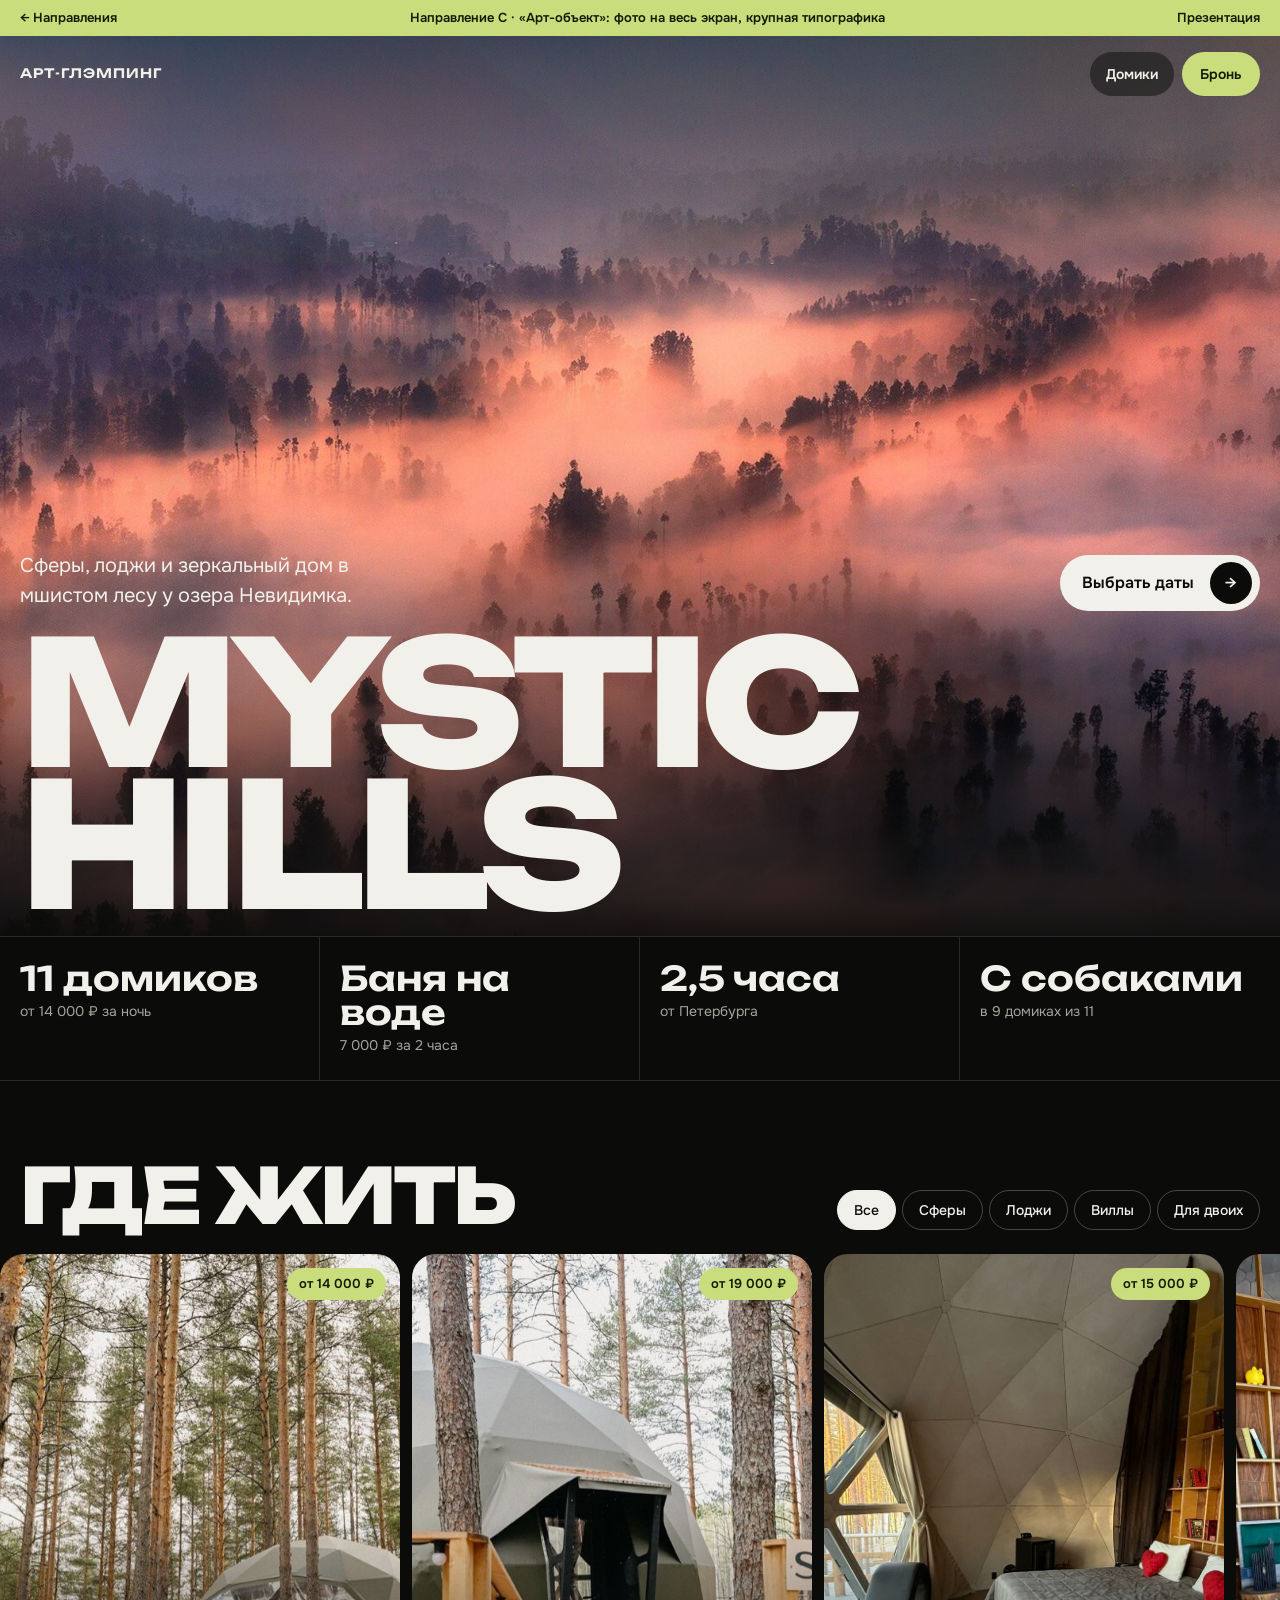
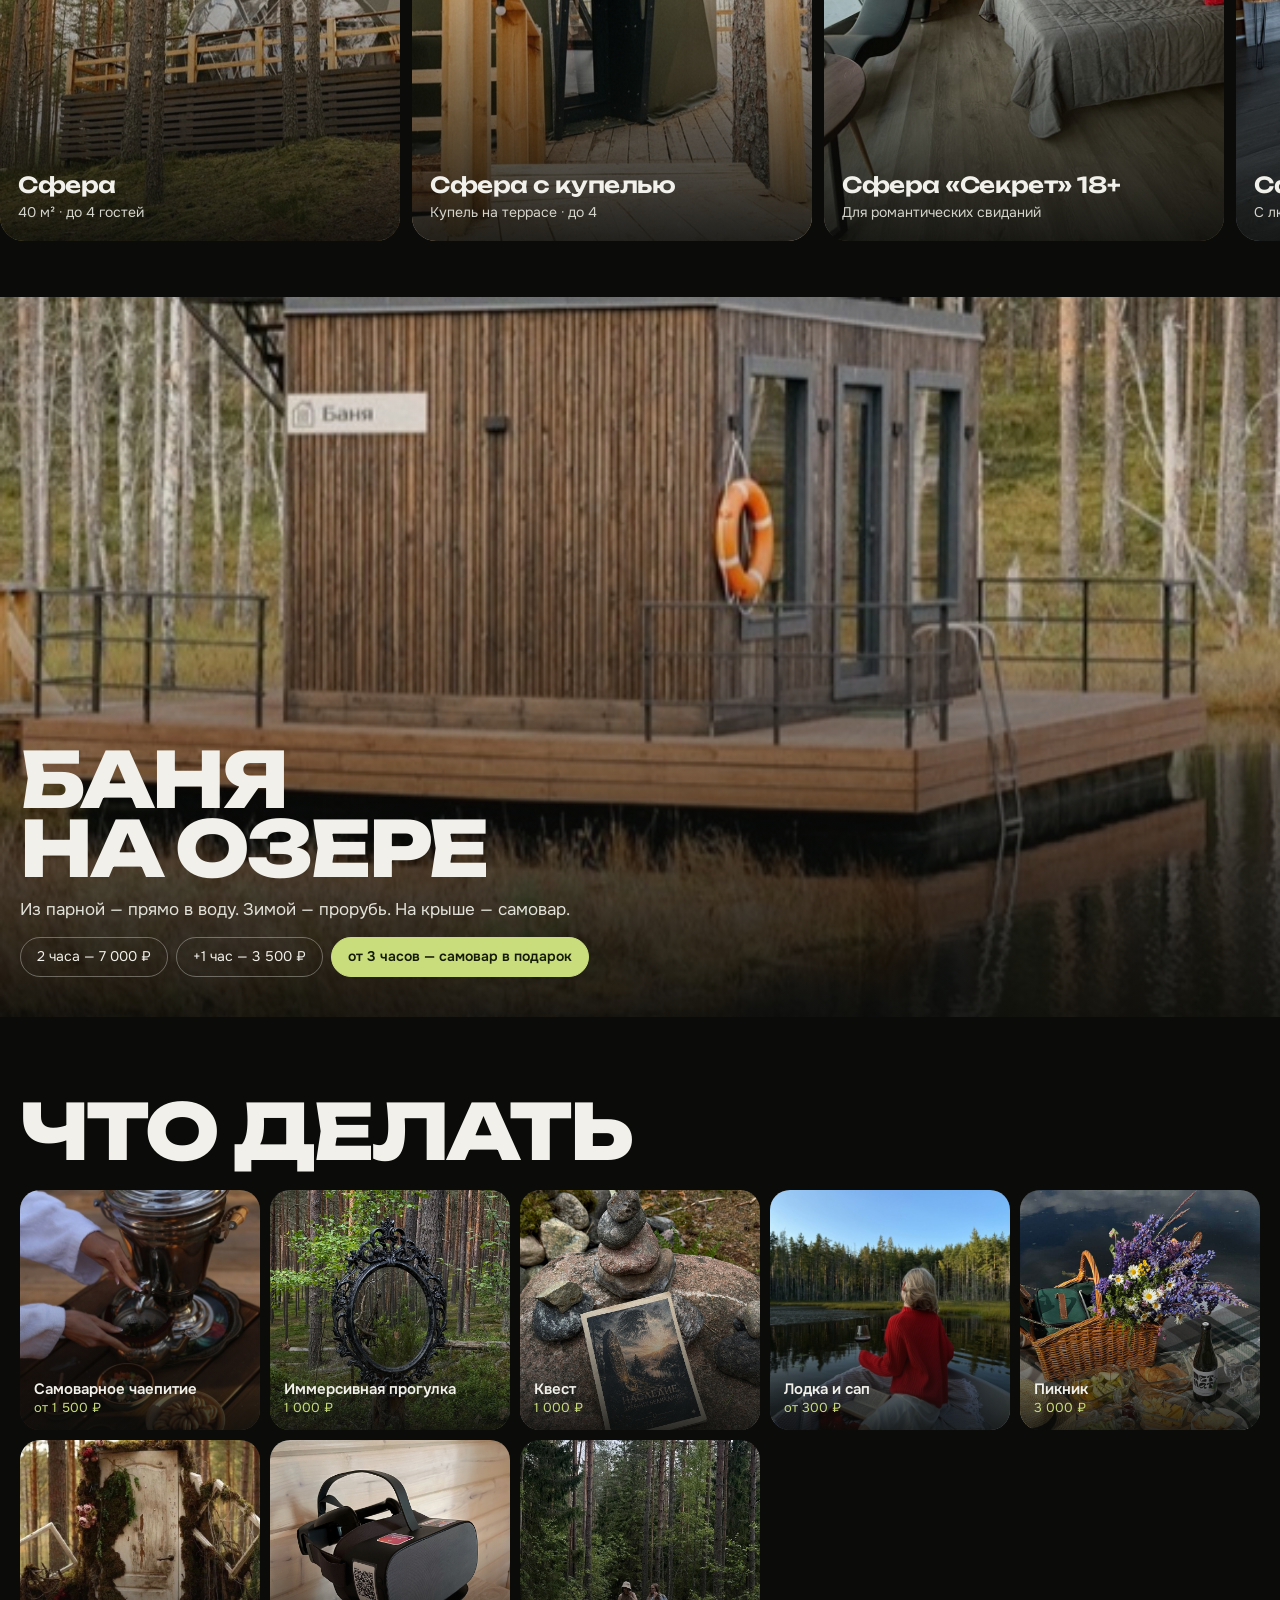
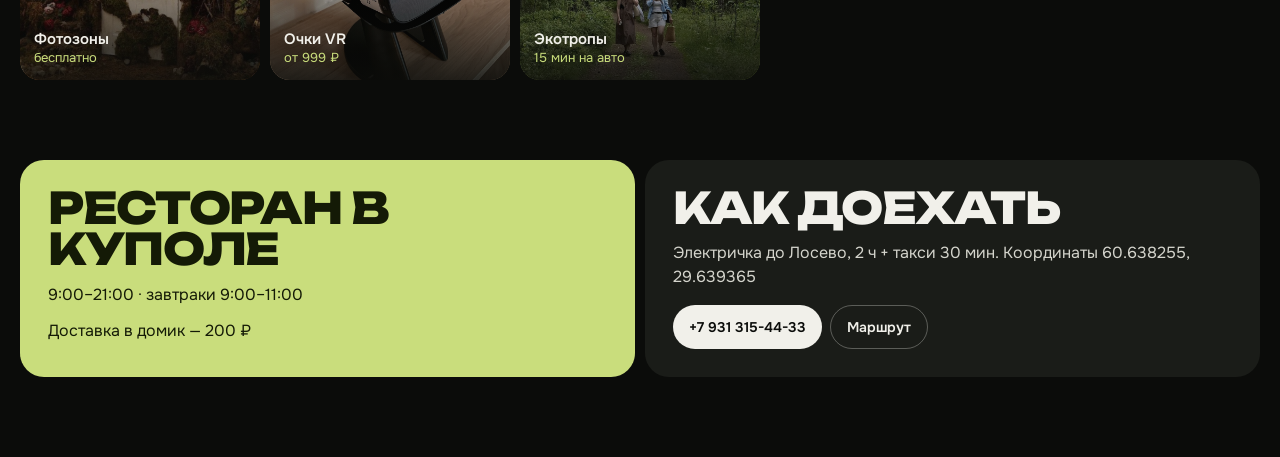
<file: variants/c.html>
<!DOCTYPE html>
<html lang="ru">
<head>
<meta charset="utf-8">
<meta name="viewport" content="width=device-width, initial-scale=1">
<title>Mystic Hills — направление «Арт-объект»</title>
<meta name="robots" content="noindex">
<link rel="icon" href="../assets/img/favicon.svg" type="image/svg+xml">
<link rel="preconnect" href="https://fonts.googleapis.com">
<link rel="stylesheet" href="https://fonts.googleapis.com/css2?family=Unbounded:wght@400;600;800&family=Onest:wght@400;500;600&display=swap">
<style>
:root{--bg:#0b0c0a;--bg2:#1a1c18;--fg:#f1f0ea;--fg2:#d4d4cc;--muted:#a3a59c;--lime:#c9dd7c;--limefg:#141a06;--line:rgba(241,240,234,0.12)}
*{box-sizing:border-box}
html,body{margin:0;background:var(--bg);color:var(--fg);-webkit-font-smoothing:antialiased}
body{font-family:'Onest',sans-serif;font-size:16px;line-height:1.5;min-height:100vh}
a{color:var(--lime);text-decoration:none}a:hover{color:#dbeb9a}
button{font-family:inherit;cursor:pointer}
img{display:block}
.u{font-family:'Unbounded',sans-serif}
.big{margin:0;font-family:'Unbounded',sans-serif;font-weight:800;font-size:clamp(36px,6vw,84px);line-height:0.9;letter-spacing:-0.04em;text-transform:uppercase}
.btn{height:44px;padding:0 16px;border-radius:999px;display:inline-flex;align-items:center;font-size:14px;font-weight:600;color:var(--fg)}
.btn--glass{background:rgba(11,12,10,0.5);backdrop-filter:blur(10px)}
.btn--lime{background:var(--lime);color:var(--limefg);padding:0 18px}.btn--lime:hover{color:var(--limefg);background:#dbeb9a}
.btn--light{background:var(--fg);color:var(--bg)}.btn--light:hover{color:var(--bg);background:#fff}
.btn--ghost{border:1px solid rgba(241,240,234,0.3)}
.hero{position:relative;height:100svh;min-height:600px;overflow:hidden;display:flex;flex-direction:column}
.hero img{position:absolute;inset:0;width:100%;height:100%;object-fit:cover}
.hero__shade{position:absolute;inset:0;background:linear-gradient(180deg,rgba(11,12,10,0.5) 0%,rgba(11,12,10,0) 30%,rgba(11,12,10,0) 55%,rgba(11,12,10,0.9) 100%)}
.hero__top{position:relative;padding:16px 20px;display:flex;justify-content:space-between;align-items:center;gap:12px}
.hero__tag{font-family:'Unbounded',sans-serif;font-weight:600;font-size:13px;letter-spacing:0.08em;text-transform:uppercase}
.hero__bot{position:relative;margin-top:auto;padding:0 20px 20px;display:flex;flex-direction:column;gap:20px}
.hero__row{display:flex;flex-wrap:wrap;justify-content:space-between;align-items:flex-end;gap:16px}
.hero__row p{margin:0;max-width:30ch;font-size:clamp(16px,1.6vw,20px)}
.hero__cta{height:56px;padding:0 8px 0 22px;border-radius:999px;background:var(--fg);color:var(--bg);display:inline-flex;align-items:center;gap:16px;font-weight:600}
.hero__cta:hover{color:var(--bg);background:#fff}
.hero__cta span{width:42px;height:42px;border-radius:999px;background:var(--bg);color:var(--fg);display:inline-flex;align-items:center;justify-content:center}
.hero__name{font-family:'Unbounded',sans-serif;font-weight:800;font-size:clamp(52px,13.6vw,220px);line-height:0.82;letter-spacing:-0.05em;text-transform:uppercase}
.stats{display:grid;grid-template-columns:repeat(auto-fit,minmax(min(50%,240px),1fr));border-bottom:1px solid var(--line)}
.stat{padding:24px 20px;border-right:1px solid var(--line);border-top:1px solid var(--line)}
.stat:last-child{border-right:none}
.stat__v{font-family:'Unbounded',sans-serif;font-size:clamp(22px,3vw,34px);font-weight:600;line-height:1}
.stat__k{color:var(--muted);font-size:14px;margin-top:6px}
.houses{padding:80px 0 56px}
.houses__head{padding:0 20px 24px;display:flex;flex-wrap:wrap;justify-content:space-between;align-items:flex-end;gap:16px}
.tabs{display:flex;gap:6px;overflow-x:auto;scrollbar-width:none;max-width:100%}
.tab{flex:none;height:40px;padding:0 16px;border-radius:999px;border:1px solid rgba(241,240,234,0.25);background:transparent;color:var(--fg);font-size:14px;font-weight:500}
.tab.on{background:var(--fg);color:var(--bg);border-color:var(--fg)}
.rail{display:flex;gap:12px;overflow-x:auto;scroll-snap-type:x mandatory;padding:0 20px;scrollbar-width:none}
.hc{flex:none;width:clamp(260px,78vw,400px);aspect-ratio:3/4.4;border-radius:24px;overflow:hidden;position:relative;scroll-snap-align:start;color:var(--fg);background:var(--bg2)}
.hc:hover{color:var(--fg)}
.hc img{position:absolute;inset:0;width:100%;height:100%;object-fit:cover;transition:transform .5s}.hc:hover img{transform:scale(1.04)}
.hc__shade{position:absolute;inset:0;background:linear-gradient(180deg,rgba(11,12,10,0) 45%,rgba(11,12,10,0.88) 100%)}
.hc__price{position:absolute;top:14px;right:14px;height:32px;padding:0 12px;border-radius:999px;background:var(--lime);color:var(--limefg);font-size:13px;font-weight:600;display:inline-flex;align-items:center}
.hc__t{position:absolute;left:18px;right:18px;bottom:18px;display:flex;flex-direction:column;gap:6px}
.hc__n{font-family:'Unbounded',sans-serif;font-weight:600;font-size:22px;line-height:1.05;letter-spacing:-0.02em}
.hc__m{font-size:14px;color:var(--fg2)}
.banya{position:relative;min-height:80svh;display:flex;align-items:flex-end;overflow:hidden}
.banya img{position:absolute;inset:0;width:100%;height:100%;object-fit:cover}
.banya__shade{position:absolute;inset:0;background:linear-gradient(180deg,rgba(11,12,10,0.1) 30%,rgba(11,12,10,0.9) 100%)}
.banya__in{position:relative;padding:40px 20px;max-width:720px;display:flex;flex-direction:column;gap:14px}
.banya__in p{margin:0;font-size:17px;color:#e2e2da}
.chips{display:flex;flex-wrap:wrap;gap:8px}
.chip{height:40px;padding:0 16px;border-radius:999px;border:1px solid rgba(241,240,234,0.35);display:inline-flex;align-items:center;font-size:14px}
.chip--lime{background:var(--lime);color:var(--limefg);border-color:var(--lime);font-weight:600}
.acts{padding:80px 20px}
.acts__g{display:grid;grid-template-columns:repeat(auto-fill,minmax(min(46%,240px),1fr));gap:10px;margin-top:24px}
.ac{position:relative;aspect-ratio:1;border-radius:20px;overflow:hidden;background:var(--bg2)}
.ac img{position:absolute;inset:0;width:100%;height:100%;object-fit:cover}
.ac__shade{position:absolute;inset:0;background:linear-gradient(180deg,rgba(11,12,10,0) 40%,rgba(11,12,10,0.85) 100%)}
.ac__t{position:absolute;left:14px;right:14px;bottom:12px}.ac__n{font-weight:600;font-size:15px;line-height:1.2}.ac__p{color:var(--lime);font-size:13px}
.boxes{padding:0 20px 80px;display:grid;grid-template-columns:repeat(auto-fit,minmax(min(100%,340px),1fr));gap:10px}
.box{border-radius:24px;padding:28px;display:flex;flex-direction:column;gap:12px;background:var(--bg2)}
.box--lime{background:var(--lime);color:var(--limefg)}
.box__t{font-family:'Unbounded',sans-serif;font-weight:800;font-size:clamp(28px,3.4vw,44px);line-height:0.95;letter-spacing:-0.03em;text-transform:uppercase}
.strip{display:flex;align-items:center;justify-content:space-between;gap:16px;padding:0 20px;height:36px;background:var(--lime);color:var(--limefg);font-size:13px;font-weight:600}
.strip a{color:var(--limefg)}.strip a:hover{text-decoration:underline}
</style>
</head>
<body>
<div class="strip"><a href="index.html">← Направления</a><span>Направление C · «Арт-объект»: фото на весь экран, крупная типографика</span><a href="../index.html">Презентация</a></div>
<section class="hero">
  <img src="../assets/img/hero.jpg" alt="Туманный лес">
  <div class="hero__shade"></div>
  <div class="hero__top"><div class="hero__tag">Арт-глэмпинг</div><div style="display:flex;gap:8px"><a href="#c-houses" class="btn btn--glass">Домики</a><a href="../demo.html?view=booking" class="btn btn--lime">Бронь</a></div></div>
  <div class="hero__bot">
    <div class="hero__row"><p>Сферы, лоджи и зеркальный дом в мшистом лесу у озера Невидимка.</p><a href="../demo.html?view=booking" class="hero__cta">Выбрать даты <span>→</span></a></div>
    <div class="hero__name">Mystic<br>Hills</div>
  </div>
</section>
<section class="stats">
  <div class="stat"><div class="stat__v">11 домиков</div><div class="stat__k">от 14 000 ₽ за ночь</div></div>
  <div class="stat"><div class="stat__v">Баня на воде</div><div class="stat__k">7 000 ₽ за 2 часа</div></div>
  <div class="stat"><div class="stat__v">2,5 часа</div><div class="stat__k">от Петербурга</div></div>
  <div class="stat"><div class="stat__v">С собаками</div><div class="stat__k">в 9 домиках из 11</div></div>
</section>
<section id="c-houses" class="houses">
  <div class="houses__head"><h2 class="big">Где жить</h2><div class="tabs" id="tabs"></div></div>
  <div class="rail" id="rail"></div>
</section>
<section class="banya">
  <img src="../assets/img/banya.jpg" alt="Баня на озере" loading="lazy">
  <div class="banya__shade"></div>
  <div class="banya__in"><h2 class="big">Баня на&nbsp;озере</h2><p>Из парной — прямо в воду. Зимой — прорубь. На крыше — самовар.</p>
    <div class="chips"><span class="chip">2 часа — 7 000 ₽</span><span class="chip">+1 час — 3 500 ₽</span><span class="chip chip--lime">от 3 часов — самовар в подарок</span></div></div>
</section>
<section class="acts"><h2 class="big">Что делать</h2><div class="acts__g" id="acts"></div></section>
<section class="boxes">
  <div class="box box--lime"><div class="box__t">Ресторан в куполе</div><div>9:00–21:00 · завтраки 9:00–11:00</div><div>Доставка в домик — 200 ₽</div></div>
  <div class="box"><div class="box__t">Как доехать</div><div style="color:var(--fg2)">Электричка до Лосево, 2 ч + такси 30 мин. Координаты 60.638255, 29.639365</div>
    <div class="chips" style="margin-top:4px"><a href="tel:+79313154433" class="btn btn--light">+7 931 315-44-33</a><a href="https://yandex.ru/maps/?pt=29.639365,60.638255&z=13&l=map" target="_blank" rel="noopener" class="btn btn--ghost">Маршрут</a></div></div>
</section>
<script>
(function(){
  const PP='../assets/img/houses/';
  const H=[
    ['Сфера','Сферы','40 м² · до 4 гостей',14000,'67___2.jpg','sfera'],
    ['Сфера с купелью','Сферы','Купель на террасе · до 4',19000,'65____.jpg','sfera-kupel'],
    ['Сфера «Секрет» 18+','Для двоих','Для романтических свиданий',15000,'69_IMG_3982.jpg','secret'],
    ['Сфера «Дом с котом»','Сферы','С любыми питомцами · до 4',14000,'70_IMG_3572.jpg','kot'],
    ['Видовой лодж с купелью','Лоджи','60+ м² · до 6 гостей',22000,'55_IMG_0435.jpg','lodzh'],
    ['Лесной лодж с купелью','Лоджи','60+ м² · до 6 гостей',21000,'63____.jpg','les-lodzh'],
    ['Вилла с сауной','Виллы','Сауна на террасе · до 4',17000,'56_Awyp5cHy5O58MpLX44Ir.jpg','villa-sauna'],
    ['Вилла','Виллы','Окно во всю стену · до 4',14000,'59_IMG_0512.jpg','villa'],
    ['Скайхаус','Виллы','Крыша и обсерватория · до 4',16000,'61_IMG_1063.jpg','sky'],
    ['Дзен с видовой ванной','Для двоих','Ванна у окна · до 2',15000,'10_IMG_4477.jpg','dzen'],
    ['Зеркальный дом','Для двоих','Зеркальные стены · до 2',16000,'73_IMG_9167.jpg','mirror']
  ];
  const ACTS=[['Самоварное чаепитие','от 1 500 ₽',1],['Иммерсивная прогулка','1 000 ₽',2],['Квест','1 000 ₽',3],['Лодка и сап','от 300 ₽',4],['Пикник','3 000 ₽',5],['Фотозоны','бесплатно',6],['Очки VR','от 999 ₽',7],['Экотропы','15 мин на авто',8]];
  const money=n=>n.toLocaleString('ru-RU').replace(/ |,/g,' ');
  let tab='Все';
  function render(){
    document.getElementById('tabs').innerHTML=['Все','Сферы','Лоджи','Виллы','Для двоих'].map(t=>'<button class="tab'+(t===tab?' on':'')+'" data-t="'+t+'">'+t+'</button>').join('');
    document.getElementById('rail').innerHTML=H.filter(h=>tab==='Все'||h[1]===tab).map(h=>'<a href="../demo.html?view=house&house='+h[5]+'" class="hc"><img src="'+PP+h[4]+'" alt="'+h[0]+'" loading="lazy"><div class="hc__shade"></div><span class="hc__price">от '+money(h[3])+' ₽</span><div class="hc__t"><div class="hc__n">'+h[0]+'</div><div class="hc__m">'+h[2]+'</div></div></a>').join('');
  }
  document.getElementById('tabs').addEventListener('click',e=>{const b=e.target.closest('[data-t]');if(b){tab=b.dataset.t;render();}});
  document.getElementById('acts').innerHTML=ACTS.map(([n,p,i])=>'<div class="ac"><img src="../assets/img/acts/a'+i+'.jpg" alt="'+n+'" loading="lazy"><div class="ac__shade"></div><div class="ac__t"><div class="ac__n">'+n+'</div><div class="ac__p">'+p+'</div></div></div>').join('');
  render();
})();
</script>
</body>
</html>
</file>
<file: assets/css/deck.css>
/* Mystic Hills — презентация. Слайды авторские 1920×1080, масштабируются под окно. */
:root{--bg:#070a09;--slide:#0e1311;--slide2:#161d1a;--fg:#ebeee6;--fg2:#d6dbd2;--fg3:#c9cfc6;--muted:#a7b0a6;--acc:#e2b866;--accfg:#1b1408;--line:rgba(235,238,230,0.14)}
*{box-sizing:border-box}
[hidden]{display:none!important}
html,body{margin:0;background:var(--bg);color:var(--fg);-webkit-font-smoothing:antialiased}
html{scroll-behavior:smooth}
body.locked{overflow:hidden}
body{font-family:'Manrope',sans-serif}
a{color:var(--acc);text-decoration:none}
button{font-family:inherit;cursor:pointer}

.progress{position:fixed;top:0;left:0;right:0;height:3px;z-index:30;background:rgba(235,238,230,0.08)}
.progress__bar{height:100%;background:var(--acc);width:0;transition:width .3s}

.slide img{-webkit-user-drag:none;user-drag:none}
.doc{--s:1;display:flex;flex-direction:column;align-items:center;gap:24px;padding:28px 0 120px}
@media (max-width:720px){.doc{gap:12px;padding:12px 0 100px}}
.page{content-visibility:auto;position:relative;flex:none;width:calc(1920px * var(--s));height:calc(1080px * var(--s));border-radius:6px;overflow:hidden;box-shadow:0 0 0 1px rgba(235,238,230,0.06),0 24px 80px rgba(0,0,0,0.5)}
.page .slide{position:absolute;top:0;left:0;transform:scale(var(--s));transform-origin:top left}
.slide{width:1920px;height:1080px;background:var(--slide);color:var(--fg);overflow:hidden}
.slide--pad{padding:90px 110px 80px;display:flex;flex-direction:column;gap:36px}
.slide--alt{background:var(--slide2)}

/* типографика */
.serif,.t1,.t2,.num,.feat__t{font-family:'Forum',serif;font-weight:400}
.t1{margin:0;font-size:132px;line-height:0.95;letter-spacing:-0.01em;max-width:1300px}
.t2{margin:0;font-size:68px;line-height:1}
.t2--lg{font-size:76px;line-height:1.02}
.eyebrow-xl{font-size:26px;letter-spacing:0.14em;text-transform:uppercase;color:var(--muted)}
.eyebrow-xl--acc{color:var(--acc);letter-spacing:0.16em}
.lead{margin:0;font-size:28px;color:var(--muted);max-width:760px;text-align:right;text-wrap:pretty}
.lead--700{max-width:700px}.lead--620{max-width:620px}
.text{margin:0;font-size:30px;color:var(--fg2);line-height:1.4;text-wrap:pretty}
.note{margin:0;font-size:28px;color:var(--muted);line-height:1.4;text-wrap:pretty}
.muted{color:var(--muted)}
.cap{font-size:26px;color:var(--muted)}
.head{display:flex;align-items:flex-end;justify-content:space-between;gap:40px}

/* раскладки */
.col{display:flex;flex-direction:column;gap:18px;min-width:0}
.col--16{gap:16px}.col--36{gap:36px}.col--40{gap:40px}
.two{display:grid;grid-template-columns:minmax(0,1fr) minmax(0,1fr);gap:100px}
.rel{position:relative;height:700px}
.slide--grid2a{padding:100px 110px 80px;display:grid;grid-template-columns:760px 1fr;gap:100px;align-items:start}
.slide--grid2b{padding:100px 110px 80px;display:grid;grid-template-columns:minmax(0,1fr) minmax(0,1fr);gap:100px;align-items:start}
.slide--text2phones{display:grid;grid-template-columns:minmax(0,1fr) 328px 328px;gap:80px;align-items:start}
.slide--grid1-640{display:grid;grid-template-columns:1fr 640px;gap:100px;align-items:start}
.slide--grid1-328{display:grid;grid-template-columns:1fr 328px;gap:100px;align-items:start}
.slide--feats{padding:100px 110px 80px;gap:56px}
.grid-1-2p{display:grid;grid-template-columns:minmax(0,1fr) 328px 328px;gap:80px;align-items:start}
.phones4{display:grid;grid-template-columns:repeat(4,328px);justify-content:space-between;align-items:start}

/* метки */
.pill{align-self:flex-start;height:40px;padding:0 18px;border-radius:999px;font-size:24px;font-weight:600;display:inline-flex;align-items:center}
.pill--was{border:1px solid rgba(235,238,230,0.25);color:var(--muted)}
.pill--now{background:var(--acc);color:var(--accfg)}
.pill--ghost{visibility:hidden}

/* рамки */
.frame{position:relative;height:700px;border-radius:16px;overflow:hidden;border:1px solid var(--line);background:var(--slide2)}
.frame--560{height:560px}.frame--800{height:800px}
.frame--fixed{width:760px;height:520px;margin-top:12px}
.frame__bar{height:36px;background:#1c2320;display:flex;align-items:center;gap:8px;padding:0 14px}
.frame__bar i{width:10px;height:10px;border-radius:50%;background:#3a433f}
.shot{display:block;width:100%;height:664px;object-fit:cover;object-position:top}
.shot--764{height:764px}
.web{width:1280px;height:1064px;transform:scale(0.625);transform-origin:top left;border:0;display:block;background:var(--slide)}
.web--900{height:900px}
.phone{position:relative;width:410px;height:884px;border-radius:52px;border:10px solid #262d29;background:var(--slide);overflow:hidden;box-shadow:0 30px 80px rgba(0,0,0,0.6)}
.phone iframe,.phone .shot-live{width:390px;height:864px;border:0;display:block;background:var(--slide)}
.shot-live{object-fit:cover;object-position:top}
.live .shot-live{visibility:hidden}
.phone-wrap{width:328px;height:707px}
.phone-wrap .phone{transform:scale(0.8);transform-origin:top left}
.phone-wrap--pt{padding-top:40px;box-sizing:content-box}
.phone--float{position:absolute;right:-30px;bottom:-30px;transform:scale(0.5);transform-origin:bottom right}

/* списки */
.nlist{margin:0;padding:0;list-style:none;display:flex;flex-direction:column;font-size:32px;line-height:1.35}
.nlist--top{padding-top:88px}
.nlist li{display:grid;grid-template-columns:72px 1fr;gap:16px;padding:30px 0;border-top:1px solid var(--line)}
.nlist li:last-child{border-bottom:1px solid var(--line)}
.nlist .num{font-size:44px;color:var(--acc);line-height:1}
.nlist--sm{font-size:30px;padding-top:12px}
.nlist--sm li{padding:26px 0}
.nlist--sm .num{font-size:40px}
.ulist{margin:0;padding:0;list-style:none;display:flex;flex-direction:column;font-size:30px;line-height:1.35}
.ulist li{padding:18px 0;border-top:1px solid var(--line)}
.ulist li:last-child{border-bottom:1px solid var(--line)}
.ulist--20{color:var(--fg2)}.ulist--20 li{padding:20px 0}
.prices{display:grid;grid-template-columns:1fr 1fr;gap:0 60px;font-size:30px;line-height:1.35}
.prices__r{padding:18px 0;border-top:1px solid var(--line);display:flex;justify-content:space-between;gap:20px}
.prices__r--last{border-bottom:1px solid var(--line)}
.feats{display:grid;grid-template-columns:repeat(3,1fr);gap:48px 80px}
.feat{display:flex;flex-direction:column;gap:14px;padding-top:24px;border-top:1px solid rgba(235,238,230,0.2)}
.feat__t{font-size:40px;line-height:1.1}
.feat p{margin:0;font-size:28px;color:var(--fg3);line-height:1.4;text-wrap:pretty}

/* обложка */
.cover__img{position:absolute;inset:0;width:100%;height:100%;object-fit:cover}
.cover__shade{position:absolute;inset:0;background:linear-gradient(180deg,rgba(14,19,17,0.3) 0%,rgba(14,19,17,0.55) 50%,rgba(14,19,17,0.95) 100%)}
.cover__in{position:absolute;inset:0;padding:100px 110px 90px;display:flex;flex-direction:column;justify-content:flex-end;gap:32px}
.cover__lead{margin:0;font-size:36px;color:var(--fg2);max-width:1100px;text-wrap:pretty}
.cover__hint{margin-top:24px;font-size:22px;color:var(--muted);display:flex;align-items:center;gap:12px}
.key{display:inline-flex;align-items:center;justify-content:center;min-width:44px;height:40px;padding:0 12px;border-radius:10px;border:1px solid rgba(235,238,230,0.3);font-weight:600;color:var(--fg)}
.sep{opacity:.4;margin:0 8px}

/* CTA */
.cta-row{display:flex;gap:16px;margin-top:12px;flex-wrap:wrap}
.cta{height:88px;padding:0 48px;border-radius:999px;border:none;background:var(--acc);color:var(--accfg);font-size:32px;font-weight:600;display:inline-flex;align-items:center;gap:16px}
.cta:hover{background:#ecc97f;color:var(--accfg)}
.cta--ghost{background:transparent;border:1px solid rgba(235,238,230,0.3);color:var(--fg)}
.cta--ghost:hover{background:rgba(235,238,230,0.06);color:var(--fg)}
.cta-link{font-size:26px;color:var(--acc)}
.cta-link:hover{color:#ecc97f}

/* HUD */
.hud{position:fixed;left:50%;bottom:20px;transform:translateX(-50%);z-index:40;display:flex;align-items:center;gap:6px;padding:6px;border-radius:999px;background:rgba(22,29,26,0.9);backdrop-filter:blur(12px);border:1px solid rgba(235,238,230,0.14);box-shadow:0 12px 40px rgba(0,0,0,0.5);transition:opacity .4s;max-width:calc(100vw - 24px);font-size:14px}
.hud.idle{opacity:0;pointer-events:none}
.hud__btn{height:40px;min-width:40px;padding:0 14px;border-radius:999px;border:1px solid transparent;background:transparent;color:var(--fg);font-size:14px;font-weight:600;display:inline-flex;align-items:center;justify-content:center;gap:6px;white-space:nowrap}
.hud__btn:hover{background:rgba(235,238,230,0.08)}
.hud__btn--acc{background:var(--acc);color:var(--accfg)}
.hud__btn--acc:hover{background:#ecc97f}
.hud__count{padding:0 8px;font-variant-numeric:tabular-nums;color:var(--muted);white-space:nowrap}
.hud__count #cur{color:var(--fg);font-weight:600}
.hud__label{padding:0 10px;color:var(--muted);max-width:220px;overflow:hidden;text-overflow:ellipsis;white-space:nowrap}
.hud__sep{width:1px;height:24px;background:rgba(235,238,230,0.14);margin:0 4px}
@media (max-width:720px){.hud__label,.hud__sep,#notes-btn,#overview-btn{display:none}}

.notes{position:fixed;right:20px;bottom:84px;z-index:35;width:min(420px,calc(100vw - 40px));max-height:40vh;overflow:auto;padding:16px 18px;border-radius:16px;background:rgba(22,29,26,0.96);border:1px solid rgba(235,238,230,0.14);color:var(--fg2);font-size:15px;line-height:1.5;box-shadow:0 12px 40px rgba(0,0,0,0.5)}
.notes__t{font-size:12px;letter-spacing:.12em;text-transform:uppercase;color:var(--acc);margin-bottom:8px}

.overview{position:fixed;inset:0;z-index:50;background:rgba(7,10,9,0.96);backdrop-filter:blur(10px);display:flex;flex-direction:column;overflow:auto}
.overview__head{display:flex;align-items:center;justify-content:space-between;padding:16px 24px;border-bottom:1px solid var(--line);position:sticky;top:0;background:rgba(7,10,9,0.9)}
.overview__t{font-family:'Forum',serif;font-size:24px}
.overview__grid{display:grid;grid-template-columns:repeat(auto-fill,minmax(260px,1fr));gap:20px;padding:24px}
.thumb{display:flex;flex-direction:column;gap:8px;background:none;border:none;color:var(--fg);text-align:left;padding:0}
.thumb__box{position:relative;width:100%;aspect-ratio:16/9;overflow:hidden;border-radius:10px;border:1px solid var(--line);background:var(--slide)}
.thumb.on .thumb__box{border-color:var(--acc);box-shadow:0 0 0 2px var(--acc)}
.thumb__box .slide{opacity:1;visibility:visible;transform-origin:top left;pointer-events:none}
.thumb__cap{font-size:14px;color:var(--muted)}
.thumb__cap b{color:var(--fg);font-weight:600;margin-right:6px}
.thumb .iframe-ph{background:repeating-linear-gradient(135deg,#161d1a 0 12px,#1a221e 12px 24px)}

/* демо-режим */
.demo{position:fixed;inset:0;z-index:60;background:rgba(7,10,9,0.97);display:flex;flex-direction:column}
.demo__bar{flex:none;display:flex;align-items:center;justify-content:space-between;gap:12px;padding:10px 16px;border-bottom:1px solid var(--line);flex-wrap:wrap}
.demo__title{font-family:'Forum',serif;font-size:20px}
.demo__devices{display:flex;gap:4px;padding:4px;border-radius:999px;background:rgba(235,238,230,0.06)}
.demo__devices button{height:36px;padding:0 16px;border-radius:999px;border:none;background:transparent;color:var(--fg);font-size:14px;font-weight:600}
.demo__devices button.on{background:var(--fg);color:var(--slide)}
.demo__actions{display:flex;gap:4px;align-items:center}
.demo__stage{flex:1;min-height:0;display:flex;align-items:center;justify-content:center;padding:16px;overflow:hidden}
.demo__device{flex:none;transform-origin:center center;background:var(--slide);overflow:hidden;box-shadow:0 30px 80px rgba(0,0,0,0.6);transition:width .3s,height .3s,border-radius .3s}
.demo__device iframe{width:100%;height:100%;border:0;display:block;background:var(--slide)}
.demo__device.phone{border-radius:52px;border:10px solid #262d29}
.demo__device.tablet{border-radius:28px;border:12px solid #262d29}
.demo__device.desktop{border-radius:12px;border:1px solid var(--line)}
@media (max-width:720px){.demo__title{display:none}}

.toast{position:fixed;left:12px;right:12px;bottom:84px;z-index:45;padding:12px 16px;border-radius:14px;background:rgba(226,184,102,0.96);color:var(--accfg);font-size:14px;font-weight:600;display:flex;gap:12px;align-items:center;justify-content:space-between}
.toast button{height:32px;padding:0 12px;border-radius:999px;border:none;background:var(--accfg);color:var(--acc);font-weight:600;font-size:13px}

/* плёнка над прототипом */
.cover{position:absolute;inset:0;z-index:2;display:flex;align-items:flex-end;justify-content:center;padding:28px;transition:background .2s}
.cover__btn{opacity:0;transform:translateY(8px);transition:opacity .2s,transform .2s;height:60px;padding:0 28px;border-radius:999px;background:var(--acc);border:none;color:var(--accfg);font-size:22px;font-weight:600;display:inline-flex;align-items:center;white-space:nowrap;box-shadow:0 10px 30px rgba(0,0,0,0.4)}
.cover:hover{background:rgba(14,19,17,0.18)}
.cover:hover .cover__btn{opacity:1;transform:none}
@media (hover:none){.cover__btn{opacity:1;transform:none}}
.phone .cover{padding:24px 20px}
.phone .cover__btn{font-size:18px;height:50px;padding:0 20px}
.cover__off{display:none;position:absolute;top:14px;right:14px;z-index:3;height:44px;padding:0 16px;border-radius:999px;border:1px solid rgba(235,238,230,0.25);background:rgba(14,19,17,0.85);backdrop-filter:blur(8px);color:var(--fg);font-size:16px;font-weight:600}
.phone .cover__off{top:12px;right:12px;height:38px;font-size:14px;padding:0 12px}
.live .cover{display:none}
.live .cover__off{display:inline-flex;align-items:center}

/* телефон и планшет: слайды только для просмотра */
.touch .page{pointer-events:none}
.touch .page .slide{cursor:default}
/* демо-режим на телефоне: прототип во весь экран, без рамки устройства и переключателя */
.touch .demo__devices{display:none}
.touch .demo__stage{padding:0}
.touch .demo__bar{padding:8px 12px}
.demo__device.fill{width:100%;height:100%;border:none;border-radius:0;box-shadow:none;transform:none}

/* телефон и планшет: без панели управления, переход к демо — блоком после последнего слайда */
.mobile-end{display:none}
.touch .hud,.touch .notes{display:none!important}
.touch .mobile-end{display:flex;flex-direction:column;gap:14px;width:calc(100% - 24px);max-width:560px;margin-top:12px;padding:28px 22px;border-radius:20px;background:var(--slide2);border:1px solid var(--line)}
.mobile-end__eyebrow{font-size:12px;letter-spacing:.14em;text-transform:uppercase;color:var(--acc)}
.mobile-end__t{font-family:'Forum',serif;font-size:28px;line-height:1.05}
.mobile-end__p{margin:0;color:var(--fg3);font-size:15px;line-height:1.45}
.mobile-end__btn{margin-top:6px;height:56px;border-radius:999px;background:var(--acc);color:var(--accfg);font-weight:600;font-size:17px;display:inline-flex;align-items:center;justify-content:center}
.mobile-end__btn:hover{color:var(--accfg);background:#ecc97f}
.mobile-end__link{align-self:center;color:var(--acc);font-size:15px}
</file>
<file: assets/css/demo.css>
/* Mystic Hills — прототип. Тёмная тема «Ночной лес», янтарный акцент. */
:root{
  --bg:#0e1311; --bg2:#161d1a; --bg3:#1c2320; --fg:#ebeee6; --fg2:#d6dbd2; --fg3:#c9cfc6;
  --muted:#a7b0a6; --muted2:#7d867c; --acc:#e2b866; --acc2:#ecc97f; --accfg:#1b1408;
  --line:rgba(235,238,230,0.12); --line2:rgba(235,238,230,0.2);
}
*{box-sizing:border-box}
[hidden]{display:none!important}
html,body{margin:0;background:var(--bg);color:var(--fg);-webkit-font-smoothing:antialiased}
body{font-family:'Manrope',sans-serif;font-size:16px;line-height:1.5;min-height:100vh}
body.locked{overflow:hidden}
a{color:var(--acc);text-decoration:none}
a:hover{color:var(--acc2)}
button,input,textarea{font-family:inherit;font-size:inherit}
button{cursor:pointer;color:inherit}
img{display:block}
::-webkit-scrollbar{width:8px;height:0}
::-webkit-scrollbar-thumb{background:rgba(235,238,230,0.15);border-radius:8px}
.hide-scroll{scrollbar-width:none}
.hide-scroll::-webkit-scrollbar{display:none}

.wrap{max-width:1280px;margin:0 auto;padding-left:20px;padding-right:20px}
.serif{font-family:'Forum',serif;font-weight:400}
.eyebrow{font-size:13px;letter-spacing:0.14em;text-transform:uppercase;color:var(--acc)}
.eyebrow--light{color:var(--fg2)}
.h2{margin:0;font-family:'Forum',serif;font-weight:400;font-size:clamp(34px,5vw,58px);line-height:1}
.h2--sm{font-size:clamp(30px,4vw,46px)}
.p{margin:0;color:var(--fg3);max-width:46ch;text-wrap:pretty}
.muted{color:var(--muted)}
.small{font-size:13px}
.acc{color:var(--acc)}
.fg{color:var(--fg)}
.bold{font-weight:600}
.big{font-size:18px}
.r{text-align:right}

/* кнопки */
.btn{height:44px;padding:0 20px;border-radius:999px;border:1px solid transparent;background:transparent;font-weight:600;font-size:15px;display:inline-flex;align-items:center;justify-content:center;gap:8px;white-space:nowrap;cursor:pointer;color:var(--fg);transition:background .15s,color .15s}
.btn--acc{background:var(--acc);color:var(--accfg);border-color:var(--acc)}
.btn--acc:hover{background:var(--acc2);color:var(--accfg)}
.btn--ghost{border-color:var(--line2);color:var(--fg)}
.btn--ghost:hover{background:rgba(235,238,230,0.06);color:var(--fg)}
.btn--light{background:var(--fg);color:var(--bg);border-color:var(--fg)}
.btn--light:hover{background:#fff;color:var(--bg)}
.btn--lg{height:48px;padding:0 22px}
.btn--xl{height:52px;font-size:16px;width:100%}
.btn--dis{background:rgba(235,238,230,0.12);color:rgba(235,238,230,0.4);border-color:transparent;cursor:default}
.btn--dis:hover{background:rgba(235,238,230,0.12);color:rgba(235,238,230,0.4)}
.chip{flex:none;height:40px;padding:0 16px;border-radius:999px;border:1px solid var(--line2);background:transparent;color:var(--fg);font-weight:500;font-size:14px;white-space:nowrap;display:inline-flex;align-items:center;gap:8px}
.chip--on{background:var(--acc);color:var(--accfg);border-color:var(--acc)}
.chip--main{background:var(--fg);color:var(--bg);border-color:var(--fg);font-weight:600}
.chip--tall{height:44px;padding:0 18px}
.chip__n{min-width:20px;height:20px;border-radius:999px;background:var(--bg);color:var(--fg);font-size:12px;display:inline-flex;align-items:center;justify-content:center;padding:0 6px}

/* полоска демо */
.demo-strip{display:flex;align-items:center;justify-content:space-between;gap:16px;padding:0 20px;height:36px;background:var(--acc);color:var(--accfg);font-size:13px;font-weight:600}
.demo-strip a{color:var(--accfg)}
.demo-strip a:hover{text-decoration:underline}
.demo-strip__note{font-weight:500;opacity:.8;text-align:center}
@media (max-width:640px){.demo-strip__note{display:none}}

/* шапка */
.hdr{position:sticky;top:0;z-index:20;background:rgba(14,19,17,0.72);backdrop-filter:blur(14px);-webkit-backdrop-filter:blur(14px);border-bottom:1px solid rgba(235,238,230,0.1)}
.hdr__in{max-width:1280px;margin:0 auto;padding:10px 20px;display:flex;align-items:center;justify-content:space-between;gap:12px;height:64px}
.hdr__right{display:flex;align-items:center;gap:8px}
.brand{font-family:'Forum',serif;font-size:26px;letter-spacing:0.02em;color:var(--fg);line-height:1}
.brand:hover{color:var(--fg)}
.brand--lg{font-size:32px}
.burger{width:44px;height:44px;border-radius:999px;border:1px solid var(--line2);background:transparent;display:flex;flex-direction:column;align-items:center;justify-content:center;gap:5px}
.burger span{display:block;width:18px;height:1.5px;background:var(--fg)}

/* первый экран */
.hero{position:relative;margin-top:-65px;min-height:clamp(620px,94vh,920px);display:flex;flex-direction:column;justify-content:flex-end;overflow:hidden}
.hero__img{position:absolute;inset:0;width:100%;height:100%;object-fit:cover}
.hero__shade{position:absolute;inset:0;background:linear-gradient(180deg,rgba(14,19,17,0.35) 0%,rgba(14,19,17,0.25) 40%,rgba(14,19,17,0.85) 78%,#0e1311 100%)}
.hero__in{position:relative;max-width:1280px;width:100%;margin:0 auto;padding:120px 20px 40px;display:flex;flex-direction:column;gap:24px}
.hero__title{margin:0;font-family:'Forum',serif;font-weight:400;font-size:clamp(46px,9vw,112px);line-height:0.95;letter-spacing:-0.01em;max-width:11ch;text-wrap:balance}
.hero__lead{margin:0;max-width:34ch;font-size:clamp(16px,1.6vw,19px);color:var(--fg2);text-wrap:pretty}
.search{margin-top:8px;max-width:880px;background:rgba(22,29,26,0.92);border:1px solid rgba(235,238,230,0.14);border-radius:24px;padding:8px;display:grid;grid-template-columns:repeat(auto-fit,minmax(140px,1fr));gap:6px}
.search__cell{text-align:left;min-height:64px;padding:10px 16px;border-radius:16px;border:none;background:transparent;color:var(--fg)}
.search__cell:hover{background:rgba(235,238,230,0.06)}
.search__k{font-size:12px;color:var(--muted);letter-spacing:0.04em}
.search__v{font-size:16px;font-weight:600}
.search__go{min-height:64px;border-radius:16px;border:none;background:var(--acc);color:var(--accfg);font-weight:600;font-size:16px}
.search__go:hover{background:var(--acc2)}

/* секции */
.sec{padding:72px 20px}
.sec--houses{padding-bottom:24px}
.sec--bleed{padding-left:0;padding-right:0}
.sec--dogs{padding-top:24px}
.sec__head{display:flex;flex-wrap:wrap;align-items:flex-end;justify-content:space-between;gap:16px 32px;margin-bottom:24px}
.sec__title{display:flex;flex-direction:column;gap:10px}
.sec__sub{margin:0;max-width:40ch;color:var(--muted);font-size:15px}
.chips-row{display:flex;gap:8px;overflow-x:auto;margin:0 -20px 28px;padding:0 20px 4px;scrollbar-width:none}
.chips-row::-webkit-scrollbar{display:none}

/* каталог */
.grid{display:grid;grid-template-columns:repeat(auto-fill,minmax(min(100%,300px),1fr));gap:32px 20px}
.card{cursor:pointer;display:flex;flex-direction:column;gap:14px;text-align:left;background:none;border:none;padding:0;color:var(--fg)}
.card--off{opacity:.5}
.card__ph{position:relative;aspect-ratio:4/3;border-radius:20px;overflow:hidden;background:var(--bg2)}
.card__ph img{width:100%;height:100%;object-fit:cover;transition:transform .5s}
.card:hover .card__ph img{transform:scale(1.03)}
.card__tags{position:absolute;top:12px;left:12px;display:flex;gap:6px;flex-wrap:wrap;pointer-events:none}
.tag{height:28px;padding:0 12px;border-radius:999px;background:rgba(14,19,17,0.72);backdrop-filter:blur(8px);font-size:12px;font-weight:600;display:inline-flex;align-items:center}
.tag--light{background:var(--fg);color:var(--bg)}
.card__body{display:flex;flex-direction:column;gap:6px}
.card__name{font-family:'Forum',serif;font-size:26px;line-height:1.1}
.card__feat{color:var(--muted);font-size:15px;text-wrap:pretty}
.card__meta{color:var(--muted);font-size:14px}
.price{display:flex;align-items:baseline;gap:6px;margin-top:4px}
.price b{font-weight:700;font-size:18px}
.price span{color:var(--muted);font-size:14px}
.empty{padding:48px 0;display:flex;flex-direction:column;align-items:flex-start;gap:12px}
.empty__t{font-family:'Forum',serif;font-size:28px}

/* разделы с фото */
.split{display:grid;grid-template-columns:repeat(auto-fit,minmax(min(100%,420px),1fr));gap:32px 56px;align-items:center}
.split__photo{aspect-ratio:4/5;max-height:680px;border-radius:24px;overflow:hidden;background:var(--bg2)}
.split__photo img{width:100%;height:100%;object-fit:cover}
.split__text{display:flex;flex-direction:column;gap:20px}
.rows{display:flex;flex-direction:column;border-top:1px solid var(--line)}
.row{display:flex;justify-content:space-between;gap:16px;padding:14px 0;border-bottom:1px solid var(--line)}
.row b{font-weight:600}
.actions{display:flex;flex-wrap:wrap;gap:10px;align-items:center}
.facts{display:grid;grid-template-columns:repeat(2,minmax(0,1fr));gap:1px;background:var(--line);border:1px solid var(--line);border-radius:20px;overflow:hidden}
.fact{background:var(--bg);padding:16px}
.fact__k{color:var(--muted);font-size:13px}
.fact__v{font-weight:600;font-size:18px}

.rail{display:flex;gap:16px;overflow-x:auto;scroll-snap-type:x mandatory;scroll-padding-left:max(20px,calc((100vw - 1240px) / 2));padding:0 0 8px;scrollbar-width:none;scroll-behavior:smooth}
.rail__pad{flex:none;width:max(4px,calc((100vw - 1240px) / 2 - 16px))}
.rail::-webkit-scrollbar{display:none}
.act{flex:none;width:clamp(220px,62vw,280px);scroll-snap-align:start;display:flex;flex-direction:column;gap:12px}
.act__ph{aspect-ratio:3/4;border-radius:20px;overflow:hidden;background:var(--bg2)}
.act__ph img{width:100%;height:100%;object-fit:cover}
.act__n{font-weight:600;font-size:17px}
.act__p{color:var(--muted);font-size:14px}

.card-block{background:var(--bg2);border-radius:28px;padding:clamp(24px,5vw,56px);display:grid;grid-template-columns:repeat(auto-fit,minmax(min(100%,320px),1fr));gap:24px 48px}
.card-block__a{display:flex;flex-direction:column;gap:14px}
.card-block__b{display:flex;flex-direction:column}
.line{padding:12px 0;border-bottom:1px solid var(--line);color:var(--fg3)}
.line--last{border-bottom:none}

.contacts{border-top:1px solid rgba(235,238,230,0.1)}
.contacts__in{padding-top:72px;padding-bottom:72px;display:grid;grid-template-columns:repeat(auto-fit,minmax(min(100%,380px),1fr));gap:40px 56px}
.contacts__text{display:flex;flex-direction:column;gap:24px}
.rows--kv{border-top:none}
.rows--kv .row{border-bottom:none;border-top:1px solid var(--line)}
.rows--kv .row:last-child{border-bottom:1px solid var(--line)}
.map{position:relative;min-height:360px;border-radius:24px;overflow:hidden;background:repeating-linear-gradient(135deg,#161d1a 0 12px,#1a221e 12px 24px);border:1px solid rgba(235,238,230,0.1);display:flex;flex-direction:column;align-items:center;justify-content:center;gap:16px;padding:24px}
.map__coords{font-family:ui-monospace,Menlo,monospace;font-size:13px;color:var(--muted)}

.ftr{background:#0a0e0c;border-top:1px solid rgba(235,238,230,0.08)}
.ftr__in{padding-top:48px;padding-bottom:120px;display:flex;flex-direction:column;gap:32px}
.ftr__top{display:flex;flex-wrap:wrap;justify-content:space-between;gap:24px}
.ftr__links{display:grid;grid-template-columns:repeat(auto-fill,minmax(160px,1fr));gap:10px 24px;font-size:14px}
.ftr__links a{color:var(--muted)}
.ftr__links a:hover{color:var(--fg)}
.ftr__legal{font-size:13px;color:var(--muted2)}

/* плавающая панель брони */
.bar{position:fixed;left:12px;right:12px;bottom:12px;z-index:15;display:flex;justify-content:center;pointer-events:none}
.bar[hidden]{display:none}
.bar__in{pointer-events:auto;width:100%;max-width:560px;display:flex;align-items:center;gap:12px;padding:8px 8px 8px 20px;border-radius:999px;background:rgba(31,40,36,0.94);backdrop-filter:blur(12px);border:1px solid rgba(235,238,230,0.14);box-shadow:0 12px 40px rgba(0,0,0,0.45);animation:up .25s ease-out}
@keyframes up{from{transform:translateY(16px);opacity:0}to{transform:none;opacity:1}}
.bar__txt{flex:1;min-width:0;text-align:left;background:none;border:none;color:var(--fg);padding:0}
.bar__k{font-size:12px;color:var(--muted)}
.bar__v{font-weight:600;font-size:15px;white-space:nowrap;overflow:hidden;text-overflow:ellipsis}
.bar__cta{flex:none;height:48px;padding:0 22px;border-radius:999px;border:none;background:var(--acc);color:var(--accfg);font-weight:600;font-size:15px}
.bar__cta:hover{background:var(--acc2)}

/* экраны */
.scr{position:fixed;inset:0;background:var(--bg);display:flex;flex-direction:column;animation:fade .2s ease-out}
@keyframes fade{from{opacity:0}to{opacity:1}}
.scr--menu{z-index:60;overflow-y:auto}
.scr--house{z-index:40}
.scr--booking{z-index:50}
.scr__top{max-width:1280px;width:100%;margin:0 auto;padding:10px 20px;height:64px;display:flex;align-items:center;justify-content:space-between}
.menu__nav{max-width:1280px;width:100%;margin:0 auto;padding:24px 20px;display:flex;flex-direction:column}
.menu__item{text-align:left;background:none;border:none;border-bottom:1px solid rgba(235,238,230,0.1);color:var(--fg);font-family:'Forum',serif;font-size:clamp(30px,6vw,48px);padding:14px 0;line-height:1.1}
.menu__item:hover{color:var(--acc)}
.menu__foot{max-width:1280px;width:100%;margin:0 auto;padding:8px 20px 40px;display:flex;flex-direction:column;gap:6px}
.menu__phone{color:var(--fg);font-size:20px;font-weight:600}

/* фильтры */
.sheet-bg{position:fixed;inset:0;z-index:55;background:rgba(5,8,7,0.65);display:flex;align-items:flex-end;justify-content:center;animation:fade .2s ease-out}
.sheet{width:100%;max-width:640px;max-height:88vh;background:var(--bg2);border-radius:28px 28px 0 0;display:flex;flex-direction:column;border:1px solid var(--line);border-bottom:none;animation:up .25s ease-out}
.sheet__head{display:flex;align-items:center;justify-content:space-between;padding:18px 20px;border-bottom:1px solid rgba(235,238,230,0.1)}
.sheet__title{font-family:'Forum',serif;font-size:26px}
.sheet__reset{background:none;border:none;color:var(--muted);font-size:15px;height:44px}
.sheet__body{overflow-y:auto;padding:8px 20px 20px;display:flex;flex-direction:column;gap:24px}
.fgroup{display:flex;flex-direction:column;gap:10px}
.fgroup:first-child{padding-top:12px}
.fgroup__t{font-weight:600}
.fgroup__chips{display:flex;flex-wrap:wrap;gap:8px}
.sheet__foot{padding:12px 20px 20px;border-top:1px solid rgba(235,238,230,0.1)}

/* домик */
.house__head{flex:none;height:64px;border-bottom:1px solid rgba(235,238,230,0.1)}
.house__head-in{max-width:1180px;margin:0 auto;height:100%;padding:0 20px;display:flex;align-items:center;gap:12px}
.house__title{font-weight:600;white-space:nowrap;overflow:hidden;text-overflow:ellipsis}
.house__scroll{flex:1;overflow-y:auto;overscroll-behavior:contain}
.gallery{display:flex;gap:10px;overflow-x:auto;scroll-snap-type:x mandatory;padding:20px max(20px,calc((100vw - 1140px) / 2)) 0;scrollbar-width:none}
.gallery::-webkit-scrollbar{display:none}
.gallery__ph{position:relative;flex:none;width:min(86vw,720px);aspect-ratio:4/3;border-radius:20px;overflow:hidden;scroll-snap-align:start;background:var(--bg2)}
.gallery__ph img{position:absolute;inset:0;width:100%;height:100%;object-fit:cover}
.house__body{max-width:1180px;margin:0 auto;padding:32px 20px 120px;display:flex;flex-wrap:wrap;gap:40px;align-items:flex-start}
.house__main{flex:1 1 520px;min-width:0;display:flex;flex-direction:column;gap:32px}
.house__intro{display:flex;flex-direction:column;gap:12px}
.house__h1{margin:0;font-family:'Forum',serif;font-weight:400;font-size:clamp(36px,5.5vw,64px);line-height:1}
.house__feat{margin:0;color:var(--fg3);font-size:17px;max-width:52ch}
.pills{display:flex;flex-wrap:wrap;gap:8px;margin-top:4px}
.pill{height:36px;padding:0 14px;border-radius:999px;border:1px solid rgba(235,238,230,0.18);font-size:14px;display:inline-flex;align-items:center}
.house__sec{display:flex;flex-direction:column;gap:14px}
.h3{margin:0;font-family:'Forum',serif;font-weight:400;font-size:30px}
.amen{display:grid;grid-template-columns:repeat(auto-fill,minmax(220px,1fr));gap:1px;background:rgba(235,238,230,0.1);border:1px solid rgba(235,238,230,0.1);border-radius:20px;overflow:hidden}
.amen__i{background:var(--bg);padding:16px 18px;display:flex;flex-direction:column;gap:2px}
.amen__t{font-weight:600}
.amen__d{color:var(--muted);font-size:14px}
.cond{display:flex;flex-direction:column}
.cond .row{padding:12px 0;border-top:1px solid var(--line);border-bottom:none}
.cond .row:last-child{border-bottom:1px solid var(--line)}
.aside{flex:1 1 320px;position:sticky;top:20px;background:var(--bg2);border:1px solid var(--line);border-radius:24px;padding:22px;display:flex;flex-direction:column;gap:16px}
.aside__price{display:flex;align-items:baseline;gap:6px}
.aside__price b{font-weight:700;font-size:26px}
.aside__price span{color:var(--muted)}
.dates{display:grid;grid-template-columns:1fr 1fr;text-align:left;border:1px solid rgba(235,238,230,0.18);border-radius:16px;background:transparent;color:var(--fg);padding:0;overflow:hidden}
.dates > div{padding:12px 14px}
.dates > div:first-child{border-right:1px solid rgba(235,238,230,0.18)}
.dates__k{font-size:12px;color:var(--muted)}
.dates__v{font-weight:600}
button.dates:hover{background:rgba(235,238,230,0.04)}
.warn{color:#f0cf8c;font-size:14px}
.aside__note{color:var(--muted);font-size:13px;text-align:center}

/* бронирование */
.bk__head{flex:none;border-bottom:1px solid rgba(235,238,230,0.1)}
.bk__head-in{max-width:760px;margin:0 auto;padding:10px 20px 14px;display:flex;flex-direction:column;gap:12px}
.bk__row{height:44px;display:flex;align-items:center;justify-content:space-between;gap:12px}
.bk__step{font-size:12px;color:var(--muted)}
.bk__title{font-family:'Forum',serif;font-size:24px;line-height:1.1}
.bk__bars{display:grid;grid-template-columns:repeat(5,1fr);gap:4px}
.bk__bars span{height:3px;border-radius:3px;background:rgba(235,238,230,0.14)}
.bk__bars span.on{background:var(--acc)}
.bk__scroll{flex:1;overflow-y:auto;overscroll-behavior:contain}
.bk__body{max-width:760px;margin:0 auto;padding:20px 20px 40px}
.bk__foot{flex:none;border-top:1px solid rgba(235,238,230,0.1);background:#121815}
.bk__foot-in{max-width:760px;margin:0 auto;padding:12px 20px;display:flex;align-items:center;gap:10px}
.bk__sum{flex:1;min-width:0}
.bk__sum-k{font-size:12px;color:var(--muted);white-space:nowrap;overflow:hidden;text-overflow:ellipsis}
.bk__sum-v{font-weight:700;font-size:17px}
.bk__back{height:52px;padding:0 18px;border-radius:999px;border:1px solid rgba(235,238,230,0.25);background:transparent;color:var(--fg);font-weight:600}
.bk__next{height:52px;padding:0 24px;border-radius:999px;border:none;background:var(--acc);color:var(--accfg);font-weight:600;font-size:16px}
.bk__next:hover{background:var(--acc2)}
.bk__next.btn--dis,.bk__next.btn--dis:hover{background:rgba(235,238,230,0.12);color:rgba(235,238,230,0.4)}
.col{display:flex;flex-direction:column;gap:20px}
.hint{color:var(--muted);font-size:14px}

.cal{display:flex;flex-direction:column;gap:10px}
.cal__m{font-family:'Forum',serif;font-size:24px;text-transform:capitalize}
.cal__wd{display:grid;grid-template-columns:repeat(7,minmax(0,1fr));gap:2px;font-size:12px;color:var(--muted2);text-align:center}
.cal__g{display:grid;grid-template-columns:repeat(7,minmax(0,1fr));gap:2px}
.d{height:46px;border:none;border-radius:12px;background:transparent;color:var(--fg);font-size:15px;font-weight:500;cursor:pointer;padding:0}
.d:hover:not(:disabled){background:rgba(235,238,230,0.08)}
.d:disabled{color:rgba(235,238,230,0.28);cursor:default}
.d--b{text-decoration:line-through}
.d--pad{visibility:hidden}
.d--in{background:rgba(226,184,102,0.16);border-radius:0}
.d--s,.d--e{background:var(--acc)!important;color:var(--accfg);font-weight:700}
.d--s.d--range{border-radius:12px 0 0 12px}
.d--e{border-radius:0 12px 12px 0}

.pick{display:flex;gap:14px;align-items:center;padding:10px;border-radius:20px;border:1.5px solid rgba(235,238,230,0.1);background:#141a17;cursor:pointer;text-align:left;width:100%;color:var(--fg)}
.pick--sel{border-color:var(--acc);background:rgba(226,184,102,0.08)}
.pick--off{opacity:.45;cursor:default}
.pick img{width:88px;height:88px;border-radius:14px;object-fit:cover;flex:none}
.pick__b{flex:1;min-width:0;display:flex;flex-direction:column;gap:3px}
.pick__n{font-family:'Forum',serif;font-size:21px;line-height:1.1}
.pick__m{color:var(--muted);font-size:13px}
.pick__note{font-size:13px}
.pick__p{text-align:right;flex:none;padding-right:6px}
.pick__p b{font-weight:700}
.pick__p div{color:var(--muted);font-size:12px}

.stp{display:flex;align-items:center;gap:16px;padding:18px 0;border-bottom:1px solid var(--line)}
.stp__t{flex:1;min-width:0}
.stp__l{font-weight:600;font-size:17px}
.stp__s{color:var(--muted);font-size:14px}
.stp__c{display:flex;align-items:center;gap:6px}
.stp__c.off{opacity:.35}
.stp__b{width:44px;height:44px;border-radius:999px;border:1px solid rgba(235,238,230,0.25);background:transparent;color:var(--fg);font-size:20px}
.stp__b:hover{background:rgba(235,238,230,0.06)}
.stp__v{width:32px;text-align:center;font-weight:700;font-size:18px}

.ext{display:flex;align-items:center;gap:14px;padding:16px;border-radius:18px;border:1.5px solid rgba(235,238,230,0.14);background:transparent;cursor:pointer;width:100%;text-align:left;color:var(--fg)}
.ext--on{border-color:var(--acc);background:rgba(226,184,102,0.08)}
.cb{flex:none;width:24px;height:24px;border-radius:8px;border:1.5px solid rgba(235,238,230,0.2);background:transparent;color:var(--accfg);font-size:15px;font-weight:700;display:flex;align-items:center;justify-content:center}
.cb--on{background:var(--acc);border-color:var(--acc)}
.ext__b{flex:1;min-width:0}
.ext__n{font-weight:600}
.ext__d{color:var(--muted);font-size:14px}
.ext__p{flex:none;font-weight:600}

.sum{background:var(--bg2);border-radius:20px;padding:18px;display:flex;flex-direction:column;gap:10px}
.sum__h{display:flex;gap:14px;align-items:center}
.sum__h img{width:64px;height:64px;border-radius:12px;object-fit:cover}
.sum__n{font-family:'Forum',serif;font-size:22px;line-height:1.1}
.sum__r{display:flex;justify-content:space-between;gap:12px;font-size:15px;padding-top:8px;border-top:1px solid rgba(235,238,230,0.1)}
.sum__r span:first-child{color:var(--fg3)}
.sum__t{display:flex;justify-content:space-between;gap:12px;padding-top:12px;border-top:1px solid rgba(235,238,230,0.18);font-weight:700;font-size:20px}
.fld{display:flex;flex-direction:column;gap:12px}
.fld__t{font-weight:600;font-size:17px}
.inp{height:52px;padding:0 16px;border-radius:14px;border:1px solid var(--line2);background:var(--bg2);color:var(--fg);font-size:16px;outline:none;width:100%}
.inp:focus{border-color:var(--acc)}
.agree{display:flex;gap:12px;align-items:flex-start;cursor:pointer;background:none;border:none;padding:0;text-align:left;color:var(--fg3);font-size:14px}
.done{display:flex;flex-direction:column;gap:20px;padding-top:24px}
.done__ok{width:64px;height:64px;border-radius:999px;background:var(--acc);color:var(--accfg);font-size:30px;display:flex;align-items:center;justify-content:center}
.done__h{margin:0;font-family:'Forum',serif;font-weight:400;font-size:clamp(36px,6vw,56px);line-height:1}
.done__box{background:var(--bg2);border-radius:20px;padding:18px;display:flex;flex-direction:column;gap:6px}

/* телефон */
.brand{white-space:nowrap}
@media (max-width:430px){
  .brand{font-size:22px}
  .hdr .btn--acc{padding:0 14px;font-size:14px}
}
/* карточка домика: на узких экранах блок с ценой и кнопкой закреплён внизу */
@media (max-width:860px){
  .house__body{padding-bottom:150px}
  .aside{position:fixed;left:12px;right:12px;bottom:12px;top:auto;z-index:5;padding:12px 12px 12px 18px;background:rgba(22,29,26,0.96);backdrop-filter:blur(12px);-webkit-backdrop-filter:blur(12px);display:grid;grid-template-columns:minmax(0,1fr) auto;gap:2px 12px;align-items:center;box-shadow:0 12px 40px rgba(0,0,0,0.45)}
  .aside__price{grid-column:1;grid-row:1}
  .aside__price b{font-size:20px}
  .aside__price span{font-size:13px}
  .aside .dates{grid-column:1;grid-row:2;display:flex;gap:6px;border:none;border-radius:0;padding:0;color:var(--muted);font-size:13px;overflow:visible}
  .aside .dates > div{padding:0;border:none!important;display:flex}
  .aside .dates > div:first-child::after{content:'—';margin-left:6px}
  .aside .dates__k{display:none}
  .aside .dates__v{font-weight:500}
  .warn{grid-column:1/-1;grid-row:3;font-size:13px;padding-top:6px}
  .aside .btn--xl{grid-column:2;grid-row:1/3;width:auto;height:48px;padding:0 20px;font-size:15px}
  .aside__note{display:none}
}
@media (max-width:860px){
  .aside{padding:10px 10px 10px 14px}
  .aside__price,.aside .dates,.aside .dates > div{white-space:nowrap;flex-wrap:nowrap}
  .aside .btn--xl{padding:0 16px}
}

/* неподвижный экран внутри презентации на телефоне */
html.still,html.still body{overflow:hidden;touch-action:none;overscroll-behavior:none}
html.still .bk__scroll,html.still .house__scroll,html.still .sheet__body,html.still .scr--menu,html.still .chips-row,html.still .rail,html.still .gallery{overflow:hidden}
html.still #app{pointer-events:none}
</file>
